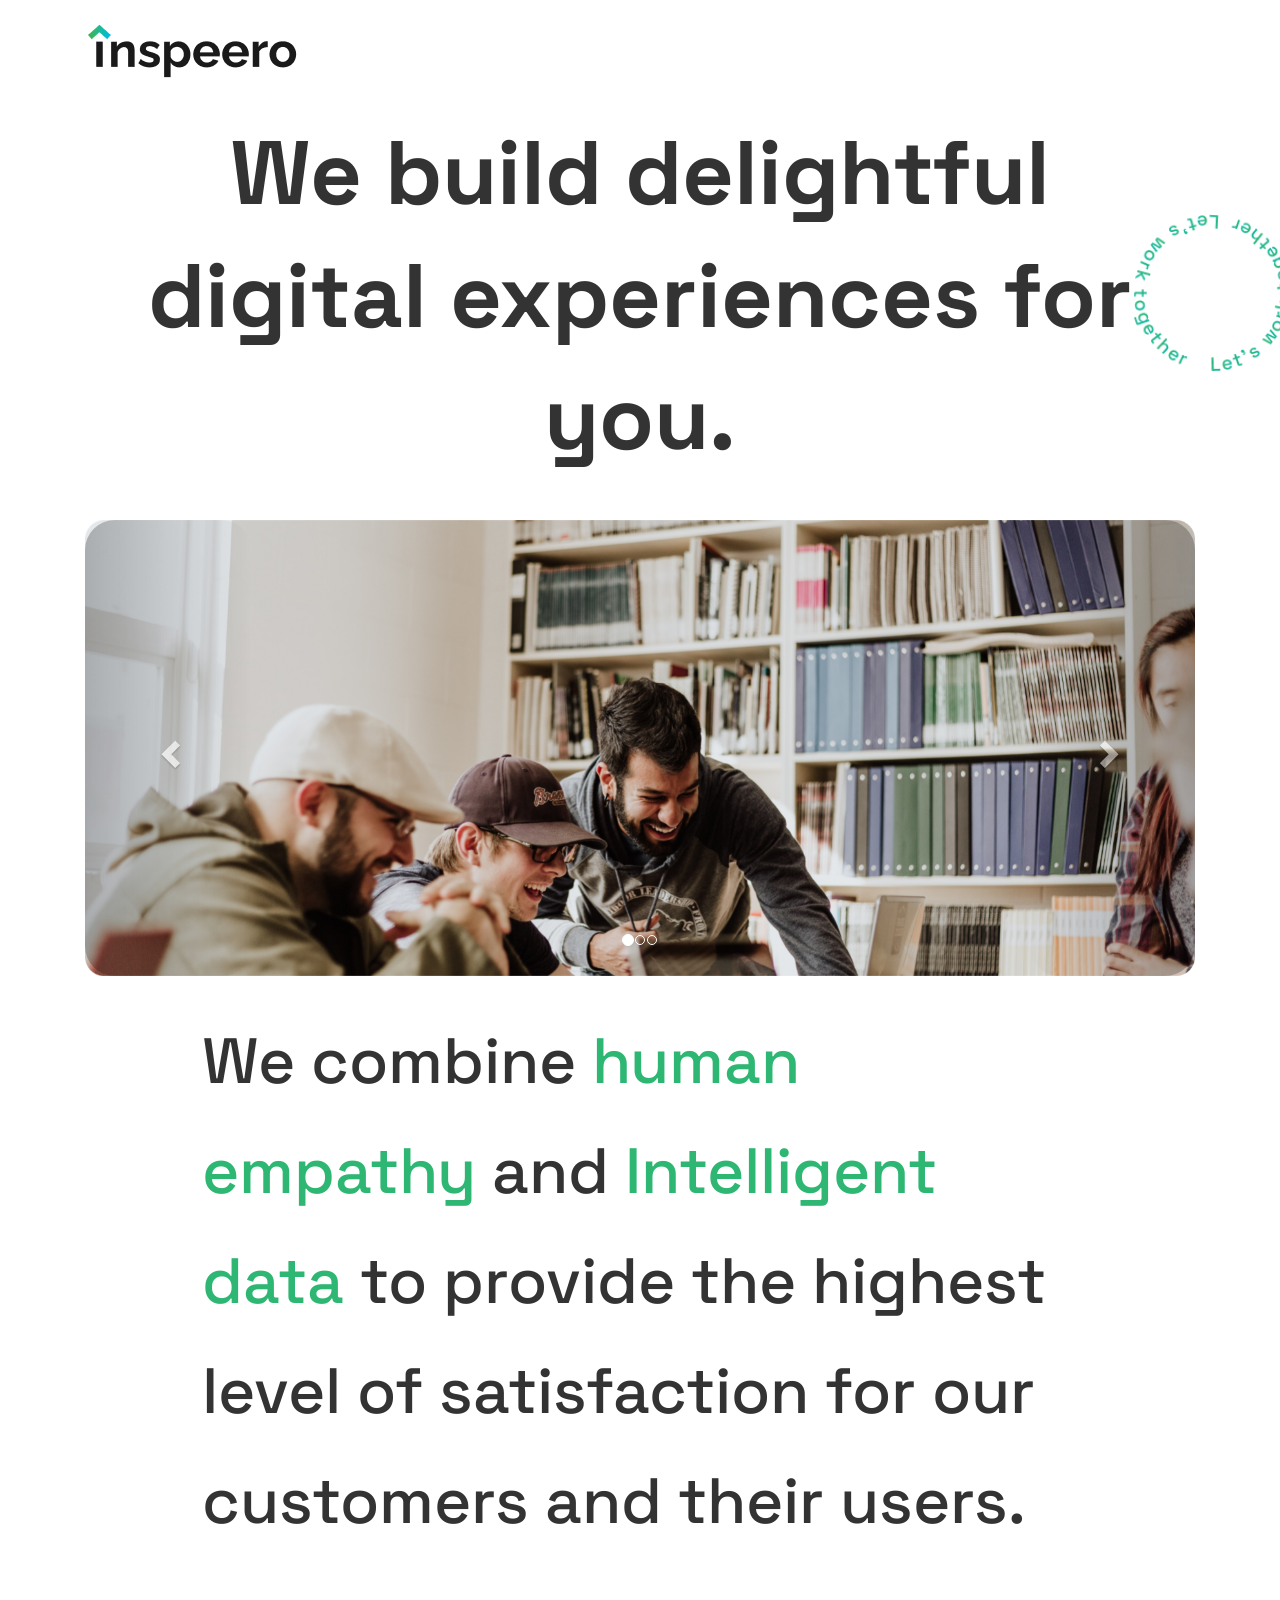
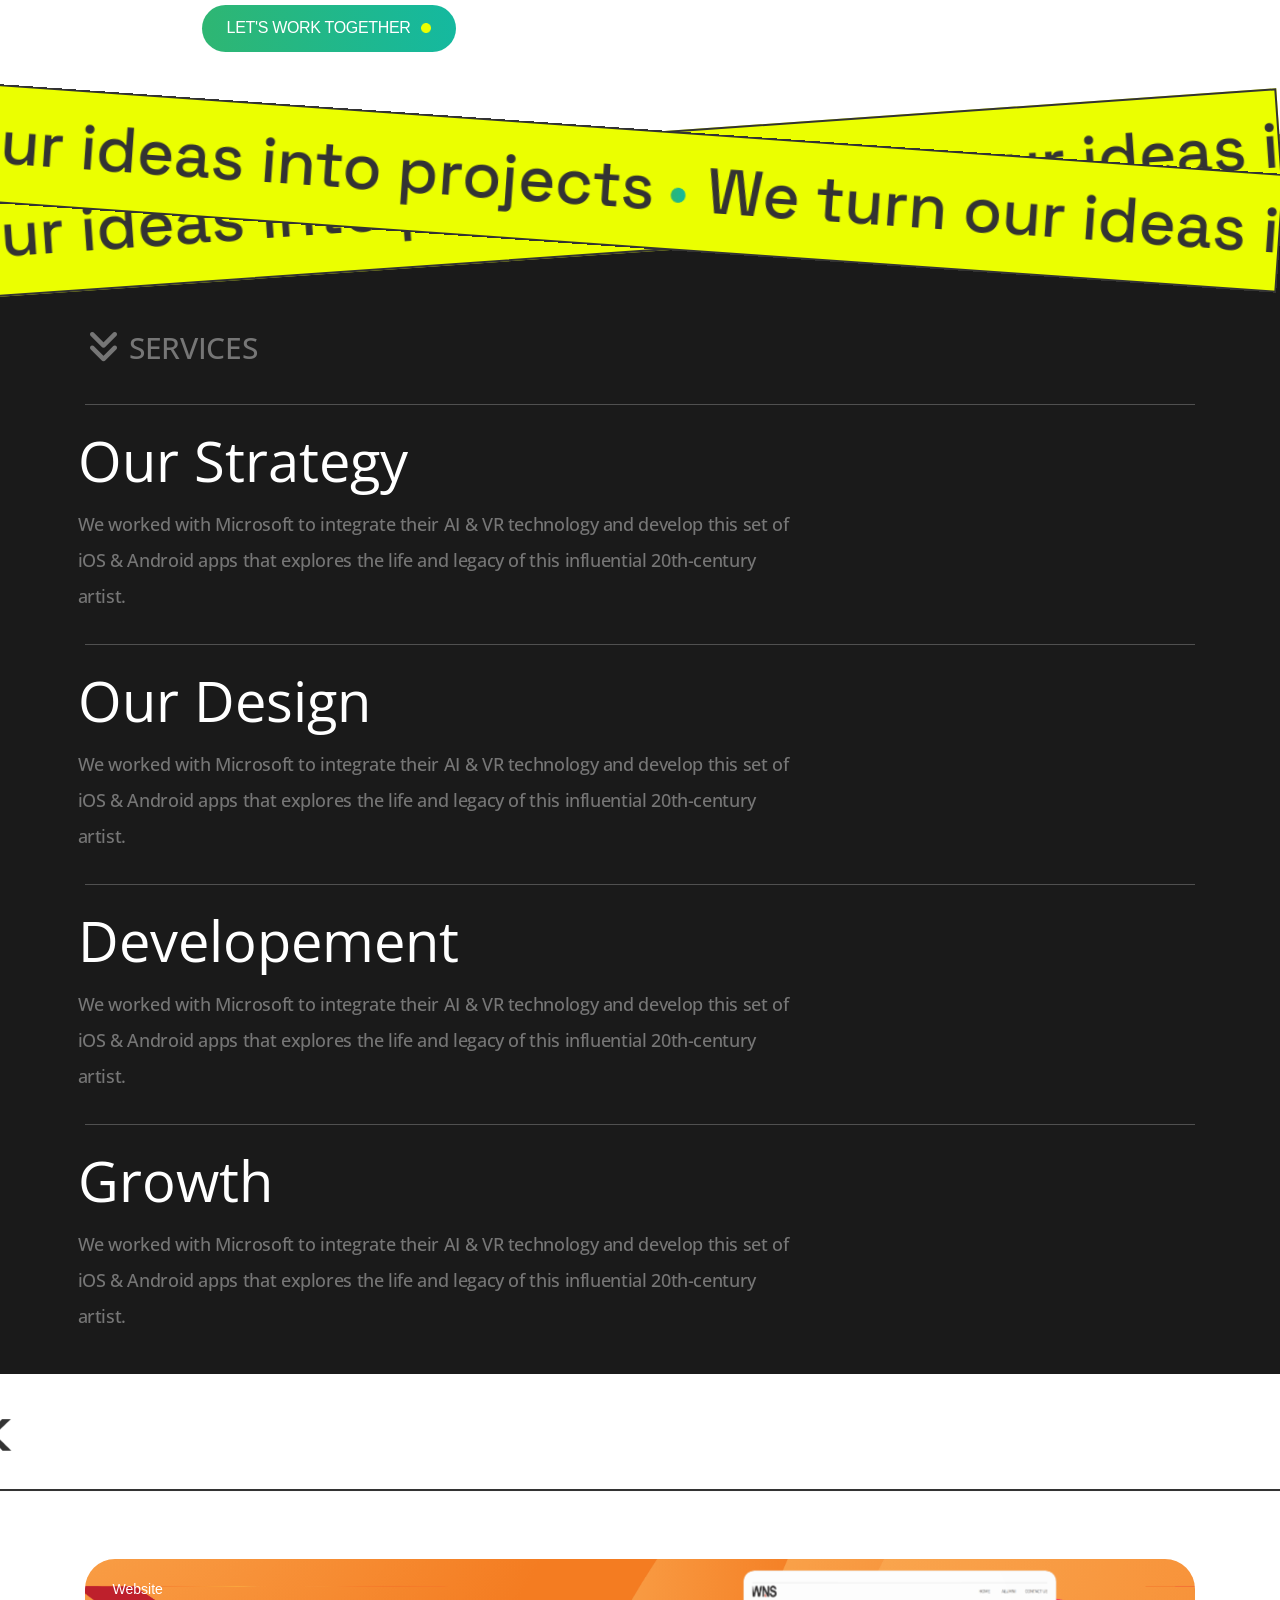
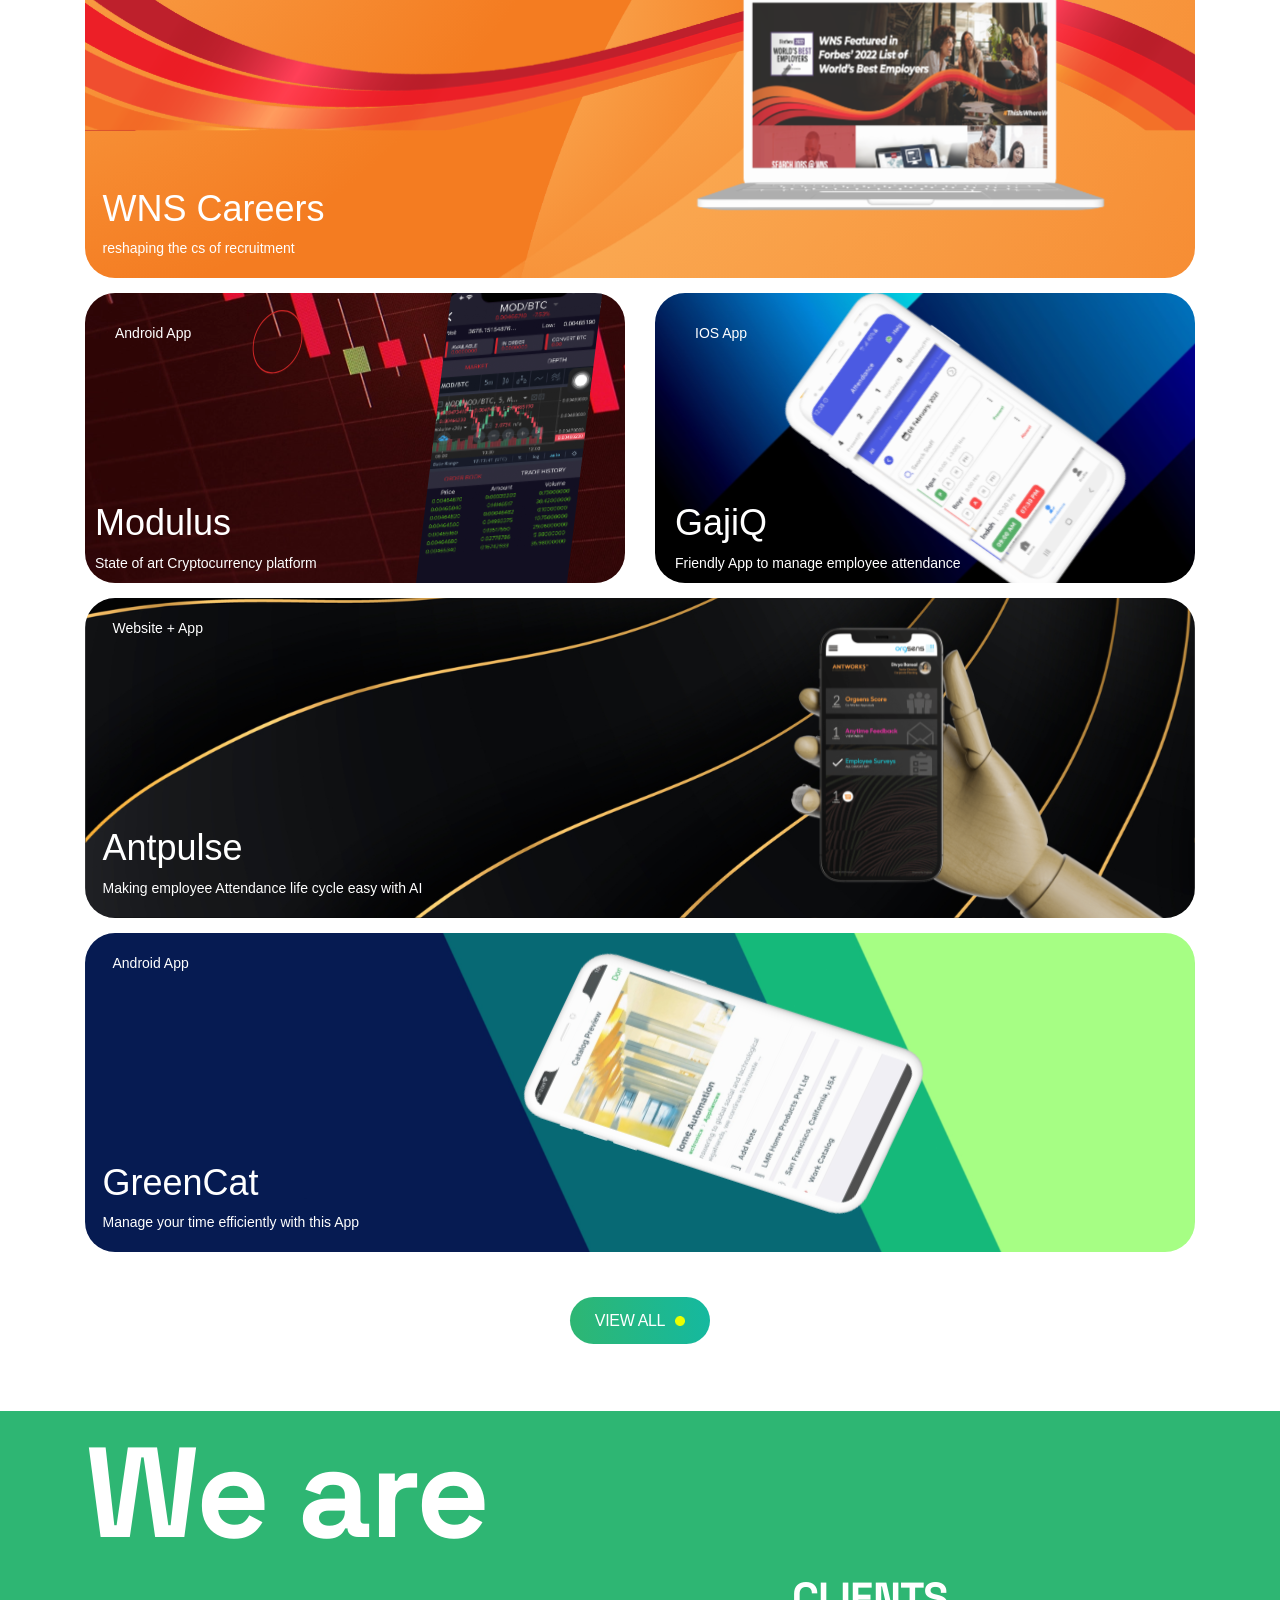
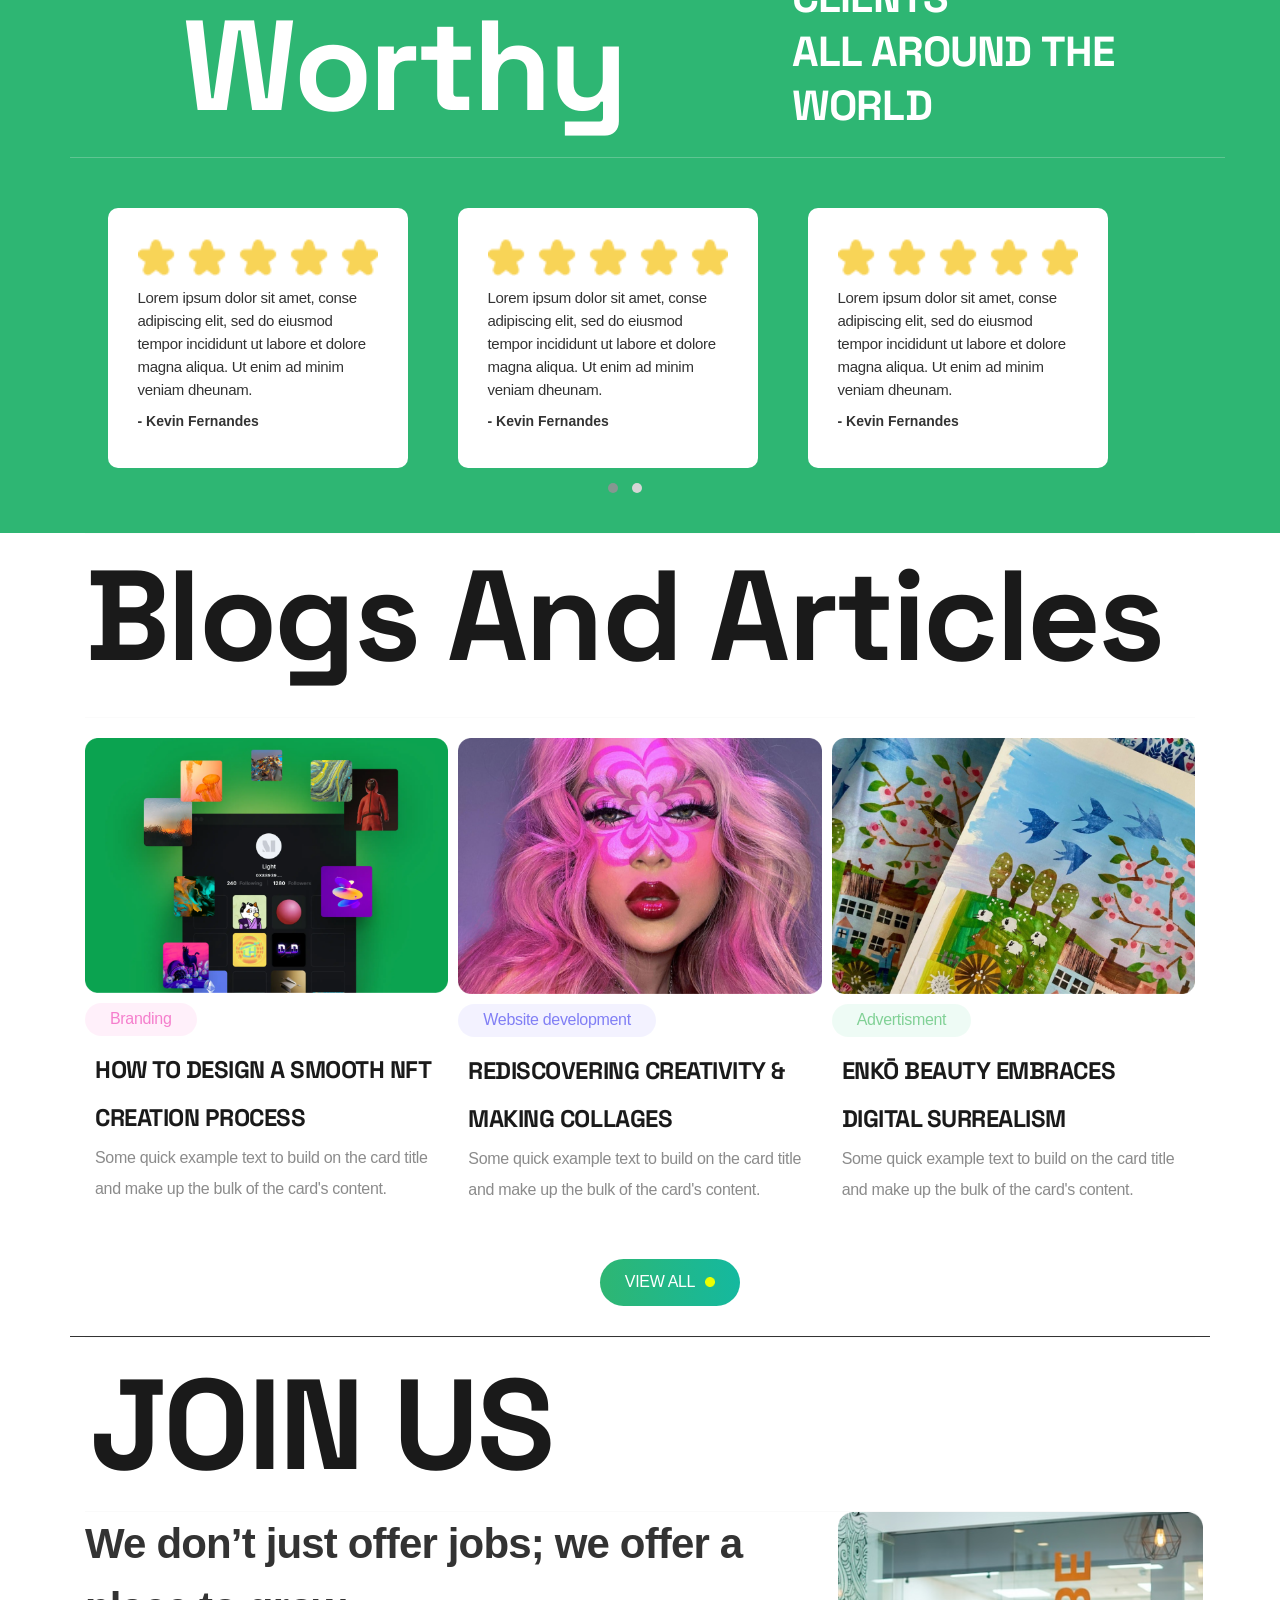
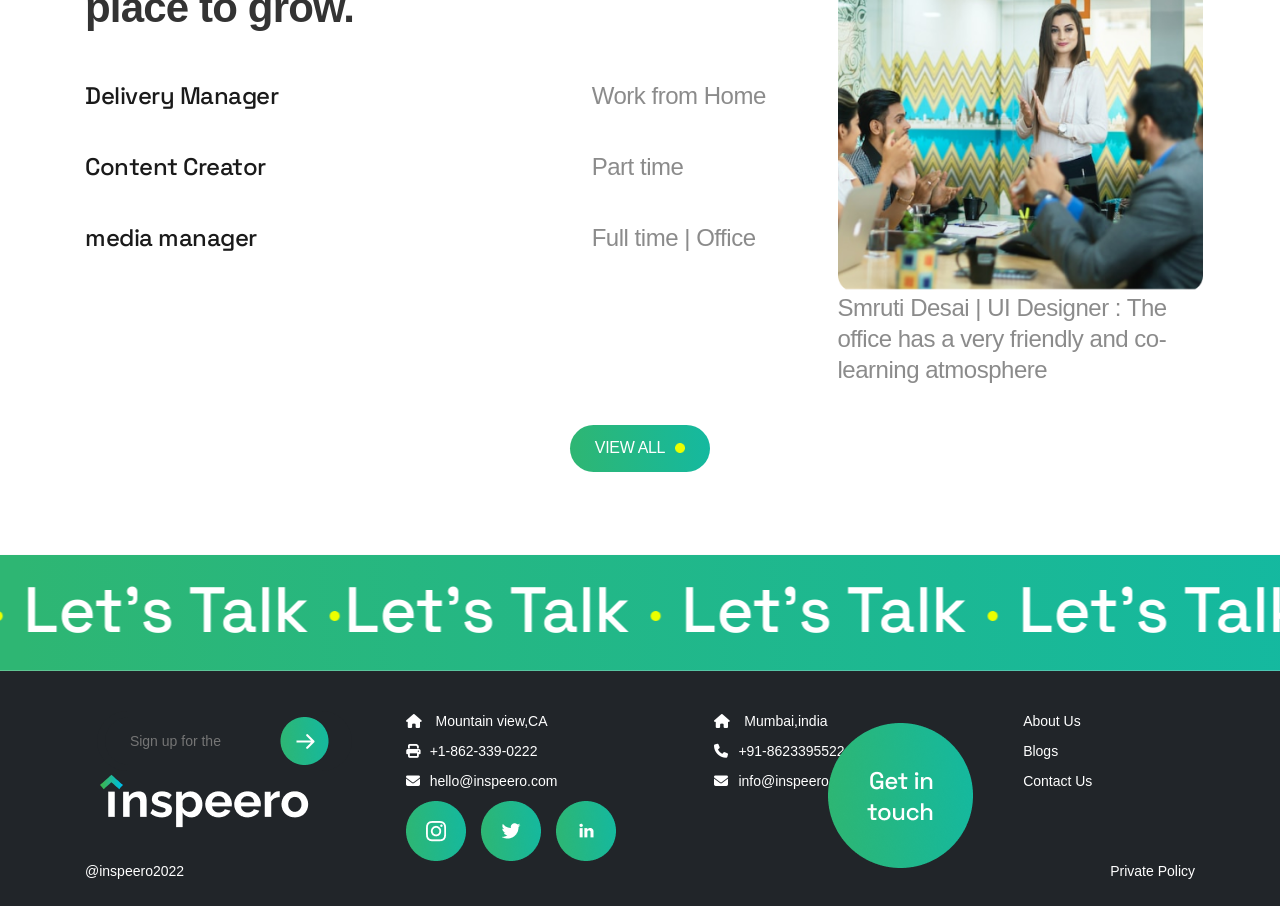
<file: index.html>
<!DOCTYPE html>
<html lang="en">
  <head>
    <meta charset="utf-8" />
    <meta name="viewport" content="width=device-width, initial-scale=1" />
    <title>Bootstrap demo -1</title>

    <link rel="stylesheet" href="style.css" />
    <link
      href="https://cdn.jsdelivr.net/npm/bootstrap@5.3.0-alpha1/dist/css/bootstrap.min.css"
      rel="stylesheet"
      integrity="sha384-GLhlTQ8iRABdZLl6O3oVMWSktQOp6b7In1Zl3/Jr59b6EGGoI1aFkw7cmDA6j6gD"
      crossorigin="anonymous"
      />
    <link rel="stylesheet"
      href="OwlCarousel2-2.3.4/dist/assets/owl.carousel.min.css" />

    <link rel="preconnect" href="https://fonts.googleapis.com" />
    <link rel="preconnect" href="https://fonts.gstatic.com" crossorigin />
    <link
      href="https://fonts.googleapis.com/css2?family=Open+Sans:wght@600&display=swap"
      rel="stylesheet"
      />
    <link rel="preconnect" href="https://fonts.googleapis.com" />
    <link rel="preconnect" href="https://fonts.gstatic.com" crossorigin />
    <link
      href="https://fonts.googleapis.com/css2?family=Open+Sans:wght@600&family=Space+Grotesk:wght@700&display=swap"
      rel="stylesheet"
      />
    <link rel="preconnect" href="https://fonts.googleapis.com" />
    <link rel="preconnect" href="https://fonts.gstatic.com" crossorigin />
    <link
      href="https://fonts.googleapis.com/css2?family=Open+Sans:wght@600&family=Space+Grotesk:wght@500;700&display=swap"
      rel="stylesheet"
      />
    <link rel="stylesheet"
      href="OwlCarousel2-2.3.4/dist/assets/owl.theme.default.min.css">
    <link rel="stylesheet"
      href="https://cdnjs.cloudflare.com/ajax/libs/font-awesome/6.3.0/css/all.min.css"
      integrity="sha512-SzlrxWUlpfuzQ+pcUCosxcglQRNAq/DZjVsC0lE40xsADsfeQoEypE+enwcOiGjk/bSuGGKHEyjSoQ1zVisanQ=="
      crossorigin="anonymous"
      referrerpolicy="no-referrer"/>

    <link
      rel="stylesheet"
      href="https://cdnjs.cloudflare.com/ajax/libs/animate.css/4.1.1/animate.min.css"
      />
    <script
      src="https://ajax.googleapis.com/ajax/libs/jquery/3.6.3/jquery.min.js"></script>
    <script
      src="https://cdn.jsdelivr.net/npm/bootstrap@5.3.0-alpha1/dist/js/bootstrap.bundle.min.js"
      integrity="sha384-w76AqPfDkMBDXo30jS1Sgez6pr3x5MlQ1ZAGC+nuZB+EYdgRZgiwxhTBTkF7CXvN"
      crossorigin="anonymous"></script>
      <link rel="stylesheet" href="https://maxcdn.bootstrapcdn.com/bootstrap/3.4.1/css/bootstrap.min.css">
  <script src="https://ajax.googleapis.com/ajax/libs/jquery/3.6.3/jquery.min.js"></script>
  <script src="https://maxcdn.bootstrapcdn.com/bootstrap/3.4.1/js/bootstrap.min.js"></script>
  </head>
  <body>

    <nav class="navbar navbar-expand-lg nf">
      <section class="container pb-5 hn">
        <a class="navbar-brand " href="#"><img src="INSPEERO_LOGO_WHITE 1.png"
            alt=""/></a>
        <!-- <a href="#" class="navbar-brand">
              <p>Home</p>
            </a>
            <a href="#" class="navbar-brand">
              <p>Work</p>
            </a>
            <a href="#" class="navbar-brand">
              <p>services</p>
            </a>
            <a href="#" class="navbar-brand">
              <p>contact us</p>
            </a>
            <a href="#" class="navbar-brand">
              <div class="pt-1 text-center btn-css btn2
              position-absolute cbtnp"><p>view all <img src="dot.png"
                  class="ps-1"
                  style="height: 6px;" alt=""></p></div>

            </a> -->
        <button
          class="navbar-toggler"
          type="button"
          data-bs-toggle="collapse"
          data-bs-target="#navbarSupportedContent"
          aria-controls="navbarSupportedContent"
          aria-expanded="false"
          aria-label="Toggle navigation">
          <span class="navbar-toggler-icon"></span>
        </button>

      </nav>

      <section class="container">
        <div class="text-md-center f1 pb-5">
          <p>We build delightful digital experiences for you.</p>
        </div>

        <!-- <div class="text-center pb-5"> -->
        <!-- class="w-100" style="min-height: 364px;" -->
        <div id="myCarousel" class="carousel slide mb-5" data-ride="carousel">
          <!-- Indicators -->
          <ol class="carousel-indicators">
            <li data-target="#myCarousel" data-slide-to="0" class="active"></li>
            <li data-target="#myCarousel" data-slide-to="1"></li>
            <li data-target="#myCarousel" data-slide-to="2"></li>
          </ol>
      
          <!-- Wrapper for slides -->
          <div class="carousel-inner">
            <div class="item active">
              <img src="img1.png" alt="Los Angeles" style="width:100%;">
            </div>
      
            <div class="item">
              <img src="c1.png" alt="Chicago" style="width:100%;">
            </div>
          
            <div class="item">
              <img src="img1.png" alt="New york" style="width:100%;">
            </div>
          </div>
      
          <!-- Left and right controls -->
          <a class="left carousel-control" style="border-radius: 30px;" href="#myCarousel" data-slide="prev">
            <span class="glyphicon glyphicon-chevron-left"></span>
            <span class="sr-only">Previous</span>
          </a>
          <a class="right carousel-control" style="border-radius: 30px;" href="#myCarousel" data-slide="next">
            <span class="glyphicon glyphicon-chevron-right"></span>
            <span class="sr-only">Next</span>
          </a>
        </div>
        <!-- </div> -->
      </section>

      <section class="container pb-5 position-relative psection">
        <div class="position-absolute rtag">
          <img src="Group.png" alt="" style="height: 157px;
            width: 157px;" class="rotate">
        </div>
        <div class="s2">
          <p class="s2p">
            We combine
            <span class="color-text-green">human empathy</span> and
            <span class="color-text-green">Intelligent data</span> to provide
            the
            highest level of satisfaction for our customers and their users.
          </p><div class="align-items-center btn-css btn1 d-flex
          justify-content-center" style="margin-top: 49px;">
          LET'S WORK TOGETHER
          <img src="dot.png" class="ps-3" style="height:10px;" alt="">
        </div>
        </div>

      
      </section>

      <section class="container-fluid p-0 panel1" data-color="white" style="overflow-x: clip; margin-bottom: -38px;">
        <hr class="m-0">

        <div class="m1" style="">
          <marquee behavior="scroll" scrollamount="30" direction="right"> <p
              class="s2p
              text-center m-0 pe-3"><img src="search.png" class="pe-2"
                style="height: 15px;" alt="">
              We turn our ideas into projects <img src="search.png" class="pe-2"
                style="height: 15px;" alt="">
              We turn our ideas into projects <img src="search.png" class="pe-2"
                style="height: 15px;" alt=""> We turn our ideas into projects
            </p>
          </marquee>
        </div>
        <div class="m2" style="">
          <marquee behavior="scroll" scrollamount="30" direction="right"> <p
              class="s2p
              text-center m-0 pe-3"><img src="search.png" class="pe-2"
                style="height: 15px;" alt="">
              We turn our ideas into projects <img src="search.png" class="pe-2"
                style="height: 15px;" alt="">
              We turn our ideas into projects <img src="search.png" class="pe-2"
                style="height: 15px;" alt=""> We turn our ideas into projects
            </p>
          </marquee>
        </div>

      </section>


      <section class="container-fluid panel1 mt-5" data-color="black" style="" >
        <div class="container pb-5 " style="padding-top: 50px;">
          <div class="row bf2 mt-5">
            <div class="col-12">

              <p style="font-size: 30px;"><i class="fa fa-angle-double-down p-3" style="font-size:36px; color:white;"></i></i>SERVICES</p>
            </div>
          </div>
          <hr class="d-none d-md-block" style="color: white;">
          <div class="row bf1 ">
            <div class="col-12">
              <!-- <p>Digital Content Creation & SEO</p> -->
              <p>Our Strategy</p>

              <p class="bf2">We worked with Microsoft to integrate their AI & VR
                technology and
                develop this set of iOS & Android apps that explores the life
                and
                legacy of this
                influential 20th-century artist.</p>
            </div>

          </div>
          <hr style="color: white;">

          <div class="row bf1 " >
            <div class="col-12">
              <!-- <p>Video Production & Photography</p> -->
              <p>Our Design</p>
              <p class="bf2"> We worked with Microsoft to integrate their AI &
                VR
                technology and
                develop this set of iOS & Android apps that explores the life
                and
                legacy of this
                influential 20th-century artist.</p>
            </div>
          </div>
          <hr style="color: white;">

          <div class="row bf1 ">
            <div class="col-12">
              <!-- <p>Integrated Marketing Solutions</p> -->
              <p>Developement</p>
              <p class="bf2">We worked with Microsoft to integrate their AI & VR
                technology and
                develop this set of iOS & Android apps that explores the life
                and
                legacy of this
                influential 20th-century artist.</p>
            </div>
          </div>
          <hr style="color: white;">

          <div class="row bf1 ">
            <div class="col-12">
              <!-- <p>Technology & Design</p> -->
              <p>Growth</p>
              <p class="bf2">We worked with Microsoft to integrate their AI & VR
                technology and
                develop this set of iOS & Android apps that explores the life
                and
                legacy of this
                influential 20th-century artist.
              </p>
            </div>
          </div>
        </div>
      </section>

      <section class="container-fluid p-0 psection">

        <div style="border-bottom: 2px solid;">
          <marquee behavior="scroll" scrollamount="30" direction="right"><p
              class="s2p
              text-center m-0 "><img src="dot.png" class="pe-2" style="height:
                10px;" alt="">
              Our Work <img src="dot.png" class="pe-2 ps-2" style="height:
                10px;"
                alt="">
              Our Work <img src="dot.png" class="pe-2 ps-2" style="height:
                10px;"
                alt="">Our Work
              <img src="dot.png" class="pe-2 ps-2" style="height: 10px;" alt="">
              Our Work <img src="dot.png" class="pe-2 ps-2" style="height:
                10px;"
                alt="">
              Our Work <img src="dot.png" class="pe-2 ps-2" style="height:
                10px;"
                alt="">
              Our Work </p></marquee>
        </div>

        <hr class="m-0">
      </section>

      <section class="container psection">

        <div class="m-0 my-4  row ">
          <div class="bimage1 ">
            <div class="col-12 p-md-3">
              <div class="p-3">
                <p>Website</p>
              </div>
              <div style="height: 150px;"></div>
              <div>
                <h1>WNS Careers</h1>
                <p>reshaping the cs of recruitment</p>
              </div>
            </div>
          </div>
        </div>


        <div class=" justify-content-between my-0 my-md-4 row "
          >
          <div class="col-md-6 col-12 col-lg-6 col-xl-6 position-relative
           pb-3 pb-md-0
            "
            style="border-radius: 30px;">
            <div class="bimage2">
              <div class="col-12 pe-3 p-0" style="color: #ffff;">
                <p class="p-3 p-md-5">Android App</p>
                <div class="ps-3" style="padding-top: 100px; color:
                  #ffff;">
                  <!-- <div class="d-block d-md-none" style="height: 120px;"></div> -->
                  <h1>Modulus</h1>
                  <p>State of art Cryptocurrency platform</p>
                </div>
              </div>

            </div>
          </div>
          <div class="col-md-6 col-12 col-lg-6 col-xl-6 position-relative
          "
            style=" border-radius: 30px;">
            <div class="bimage3 ios_app_banner">
              <div class="ps-3" style="color: #ffff;">
                <p class="p-5">IOS App</p>
                <div class="ps-3" style="padding-top: 100px; color:
                  #ffff;">
                  <h1>GajiQ</h1>
                  <p>Friendly App to manage employee attendance</p>
                </div>

              </div>
            </div>
          </div>
        </div>

        <!-- <div class=" my-4 m-0 row d-block d-md-none ">
          <div class=" col-12 p-0 
            "
            style=" height: 400px; border-radius: 3 0px;">
            <div class="bimage3 ios_app_banner">
              <div class="ps-3" style="color: #ffff; ">
                <p class="p-5">IOS App</p>
                <div class="ps-3" style="padding-top: 100px; color:
                  #ffff;">
                  <h1>GajiQ</h1>
                  <p>Friendly App to manage employee attendance</p>
                </div>

              </div>
            </div>
          </div>
        </div> -->

        <div class="row m-0 my-4  ">
          <div class="bimage4">
            <div class="col-12 p-md-3">
              <div class="p-3">
                <p>Website + App</p>
              </div>
              <div style="height: 150px;"></div>
              <div>
                <h1>Antpulse</h1>
                <p>Making employee Attendance life cycle easy with AI
                </div>
              </div>
            </div>
          </div>
        </div>

        <div class="row m-0 my-4 position-relative">
          <div class="bimage5">
            <div class="col-12 p-md-3">
              <div class="p-3">
                <p>Android App</p>
              </div>
              <div style="height: 150px;"></div>
              <div>
                <h1>GreenCat</h1>
                <p>Manage your time efficiently with this App
                </div>
              </div>
            </div>
          </div>
        </div>

        <div class="row">
          <div class="align-items-center col-12 d-flex justify-content-center mb-4 mt-5">
            <div class=" align-items-center btn-css d-flex
              justify-content-center">VIEW ALL
              <img src="dot.png"

                style="height: 10px;" class="ps-3" alt=""></div>
          </div>
        </div>
      </section>
      <section class="container-fluid "
        style="background-color:
        rgba(46, 182, 115,
        1);">
        <div class="container">
          <div class="row">
            <div class="col-12 col-md-6">
              <div class="s3 text-start">
                <p>We are </p>
                <p class="text-end"> Worthy</p>
              </div>
            </div>
            <div class="col-12 col-md-6 ">
              <div class="d-flex flex-column justify-content-center s4 clients">
                <p class="m-0">
                  CLIENTS
                </p>
                <p class="m-0">ALL AROUND THE WORLD</p>
              </div>
            </div>
            <hr style="color: white;">
          </div>
        </div>

        <div class="container">
          <div class="row p-5 owl-carousel owl-theme">
            <div class="col-4">
              <div class="box p-5">
                <img src="star.png" class="pb-3" alt="">
                <p class="cf1">Lorem ipsum dolor sit amet, conse adipiscing
                  elit,
                  sed do eiusmod tempor incididunt ut labore et dolore magna
                  aliqua.
                  Ut enim ad minim veniam dheunam.</p>
                <b>- Kevin Fernandes</b>
              </div>
            </div>
            <div class="col-4">
              <div class="box p-5">
                <img src="star.png" class="pb-3" alt="">
                <p class="cf1">Lorem ipsum dolor sit amet, conse adipiscing
                  elit,
                  sed do eiusmod tempor incididunt ut labore et dolore magna
                  aliqua.
                  Ut enim ad minim veniam dheunam.</p>
                <b>- Kevin Fernandes</b>
              </div>
            </div>
            <div class="col-4">
              <div class="box p-5">
                <img src="star.png" class="pb-3" alt="">
                <p class="cf1">Lorem ipsum dolor sit amet, conse adipiscing
                  elit,
                  sed do eiusmod tempor incididunt ut labore et dolore magna
                  aliqua.
                  Ut enim ad minim veniam dheunam.</p>
                <b>- Kevin Fernandes</b></div>
            </div>
            <div class="col-4">
              <div class="box p-5">
                <img src="star.png" class="pb-3" alt="">
                <p class="cf1">Lorem ipsum dolor sit amet, conse adipiscing
                  elit,
                  sed do eiusmod tempor incididunt ut labore et dolore magna
                  aliqua.
                  Ut enim ad minim veniam dheunam.</p>
                <b>- Kevin Fernandes</b>
              </div>
            </div>

          </div>

        </section>

        <section class="container">
          <!-- <div class="container blog"> -->
          <hr class="m-0" style="color: black">
          <p class="blog text-capitalize">Blogs and articles<p>
              <!-- </div> -->
              <hr class="">
              <div class=" d-flex justify-content-evenly flex-column
                flex-md-row">
                <div class="card me-3 border-0 pb-4 pb-md-4" style="width:
                  100%;">
                  <img src="Rectangle 5.png" class="card-img-top"
                    alt="...">
                  <div class="align-items-center btn-css2 d-flex
                    justify-content-center mt-3 pink"> <p class="m-0">Branding</p>
                  </div>

                  <div class="card-body">

                    <span class="ch">How to design a smooth NFT
                      creation process</span>
                    <p class="card-text cd">Some quick example text to
                      build
                      on the card title and make up the bulk of the
                      card's
                      content.</p>
                  </div>
                </div>
                <div class="card me-3 border-0 pb-4 pb-md-0" style="width:
                  100%;">
                  <img src="Rectangle 5 (2).png" class="card-img-top"
                    alt="...">
                  <div class="align-items-center purple btn-css2 d-flex
                    justify-content-center mt-3
                    "> <p class="m-0">Website development</p>
                  </div>
                  <div class="card-body">
                    <span class="ch">rediscovering creativity & making
                      collages</span>
                    <p class="card-text cd">Some quick example text to
                      build
                      on the card title and make up the bulk of the
                      card's
                      content.</p>
                  </div>
                </div>
                <div class="card border-0 pb-4 pb-md-0" style="width: 100%;">
                  <img src="Rectangle 5 (1).png" class="card-img-top"
                    alt="...">
                  <div class="green align-items-center btn-css2 d-flex
                    justify-content-center mt-3">
                    <p class="m-0">Advertisment</p>
                  </div>
                  <div class="card-body">
                    <span class="ch">EnKō Beauty embraces digital
                      surrealism</span>
                    <p class="card-text cd">Some quick example text to
                      build
                      on the card title and make up the bulk of the
                      card's
                      content.</p>
                  </div>
                </div>
              </div>

              <div class="row">
          <div class="align-items-center col-12 d-flex justify-content-center m-md-5 mb-5">
            <div class=" align-items-center btn-css d-flex
              justify-content-center ">VIEW ALL
              <img src="dot.png"

                style="height: 10px;" class="ps-3" alt=""></div>
          </div>
        </div>
            </section>

            <section class="container position-relative penel1" data-color="black" style="border-top: 1px solid;">
              <hr class="m-0 bg-dark">
              <p class="blog m-2">Join US</p>
              <hr class="m-0 bg-dark">
              <div class="row">
                <div class="col-md-8 col-12">
                  <p class="j1 pb-5">We don’t just offer jobs; we
                    offer a
                    place to grow.</p>
                  <div class=" text-center d-md-none d-block pb-5 pb-md-0">
                    <img src="joinus.png" style="height: 346px;" alt="">
                  </div>
                  <div class="row position-relative">
                    <div class="col-6 col-md-4 j2">
                      <p class="pb-5 ">Delivery Manager</p>
                      <p class="pb-5">Content Creator</p>
                      <p class="pb-5">media manager</p>
                    </div>
                    <div class="col-md-4 d-md-block d-none j2">

                    </div>

                    <div class="col-6 col-md-4 j3">
                      <p class="pb-5">Work from Home</p>
                      <p class="pb-5">Part time</p>
                      <p class="pb-5">Full time | Office</p>
                    </div>
                  </div>
                </div>
                <div class="col-4 d-none d-md-block "
                  style="left: 780px;
                  top: 29px;">
                  <img src="joinus.png" class="img-fluid" alt="">
                  <p class="j3">Smruti Desai | UI Designer : The
                    office has
                    a
                    very friendly and co-learning atmosphere </p>
                </div>


              </div>
              <div class="row  psection">
                <div class="col-12 align-items-center d-flex p-5 abj">
                  <div class=" align-items-center btn-css d-flex justify-content-center mx-auto">VIEW ALL
                    <img src="dot.png"
      
                      style="height: 10px;" class="ps-3" alt=""></div>
                </div>
              </div>

           </section>
          <section class="contrainer-fluid">
            <hr class="m-0">
            <div style="background: linear-gradient(86.05deg, #2EB673 1.78%,
              #13B9A2 105.44%);">
              <marquee behavior="scroll" scrollamount="30" direction="right"> <p
                  class="s2p
                  text-center m-0 text-white"><img src="dot.png" class="pe-2"
                    style="height: 10px;" alt="">
                  Let’s Talk <img src="dot.png" class="pe-2 ps-2"
                    style="height:
                    10px;" alt="">
                  Let’s Talk <img src="dot.png" class="pe-2 ps-2"
                    style="height:
                    10px;" alt="">Let’s Talk
                  <img src="dot.png" class="pe-2 ps-2" style="height: 10px;"
                    alt="">
                  Let’s Talk <img src="dot.png" class="pe-2 ps-2"
                    style="height:
                    10px;" alt="">
                  Let’s Talk <img src="dot.png" class="pe-2 ps-2"
                    style="height:
                    10px;" alt="">
                  Let’s Talk </p></marquee>
              <hr class="m-0">
          </section>
            <footer class="container-fluid bg-dark text-white">
              <div class="container pt-5 pb-4">
                <div class="row position-relative">

                  <div class="col-md-3 col-lg-3 col-xl-3 mx-auto
                    mt-3">
                    <div class="search1 search2
                      justify-content-between
                      bg-dark">
                      <input style="border-radius: 30px ;padding: 0px 25px;
                        background: #FFFFFF;
                        color: #ffff;cursor: pointer;" type="text" class="
                        bg-dark border-0
                        text-white
                        " placeholder="Sign up for the
                        newsletter"
                        name="email">
                      <span class="" style="transform: translateX(-50px);"><img
                          src="search1.png" alt="right-arrow"></span>
                    </div>
                    <div class="d-md-block d-none" ><img src="INSPEERO_LOGO_WHITE 2.png" alt=""></div>
                  </div>
                  <div class="col-md-3 col-lg-3 col-xl-3 mx-auto
                    mt-3">
                    <p><i class="fas fa-home me-3"></i> Mountain
                      view,CA</p>
                    <p> <i class="fas fa-print me-3"></i>+1-862-339-0222</a></p>
                  <p><i class="fas fa-envelope me-3"></i>hello@inspeero.com</p>
                  <div class="d-md-block d-none"> <img src="ITL.png" alt=""></div>
                </div>
                <hr class="d-block d-md-none">

                <div class="col-md-3 col-lg-3 col-xl-3 mx-auto mt-3">
                  <div class="">
                    <p><i class="fas fa-home me-3"></i> Mumbai,india</p>
                    <p><i class="fas fa-phone me-3"></i>+91-8623395522</p>
                    <p><i class="fas fa-envelope me-3"></i>info@inspeero.com</p>
                  </div>

                  <div class="position-absolute GIT">
                    <img src="GIT.png" alt="">
                  </div>
                </div>
                <hr class="d-block d-md-none">

                <div class="col-md-2 col-lg-2 col-xl-3 mx-auto mt-3">
                  <p> <a href="#" class="text-white"
                      style="text-decoration:
                      none;">About Us</a></p>
                  <p><a href="#" class="text-white"
                      style="text-decoration:
                      none;">Blogs</a></p>
                  <p><a href="#" class="text-white"
                      style="text-decoration:
                      none;">Contact Us</a></p>
                </div>
                <div class="d-block d-md-none"> <img src="ITL.png" alt=""></div>
                <div class="d-block d-md-none" ><img src="INSPEERO_LOGO_WHITE 2.png" alt=""></div>
              </div>
             

              <div class="row align-items-center">
                <div class="col-md-7 col-lg-8 text-start">
                  <p> <a href="#" class="text-white"
                      style="text-decoration:
                      none;">@inspeero2022</a></p>
                </div>
                <div class="col-md-5 col-lg-4 text-end">
                  <p><a href="#" class="text-white"
                      style="text-decoration:
                      none;">Private Policy </a></p>
                </div>

              </div>
            </footer>

            <script
              src="https://cdnjs.cloudflare.com/ajax/libs/OwlCarousel2/2.3.4/owl.carousel.min.js"></script>
            <script src="script.js"></script>
          </body>
        </html>
</file>
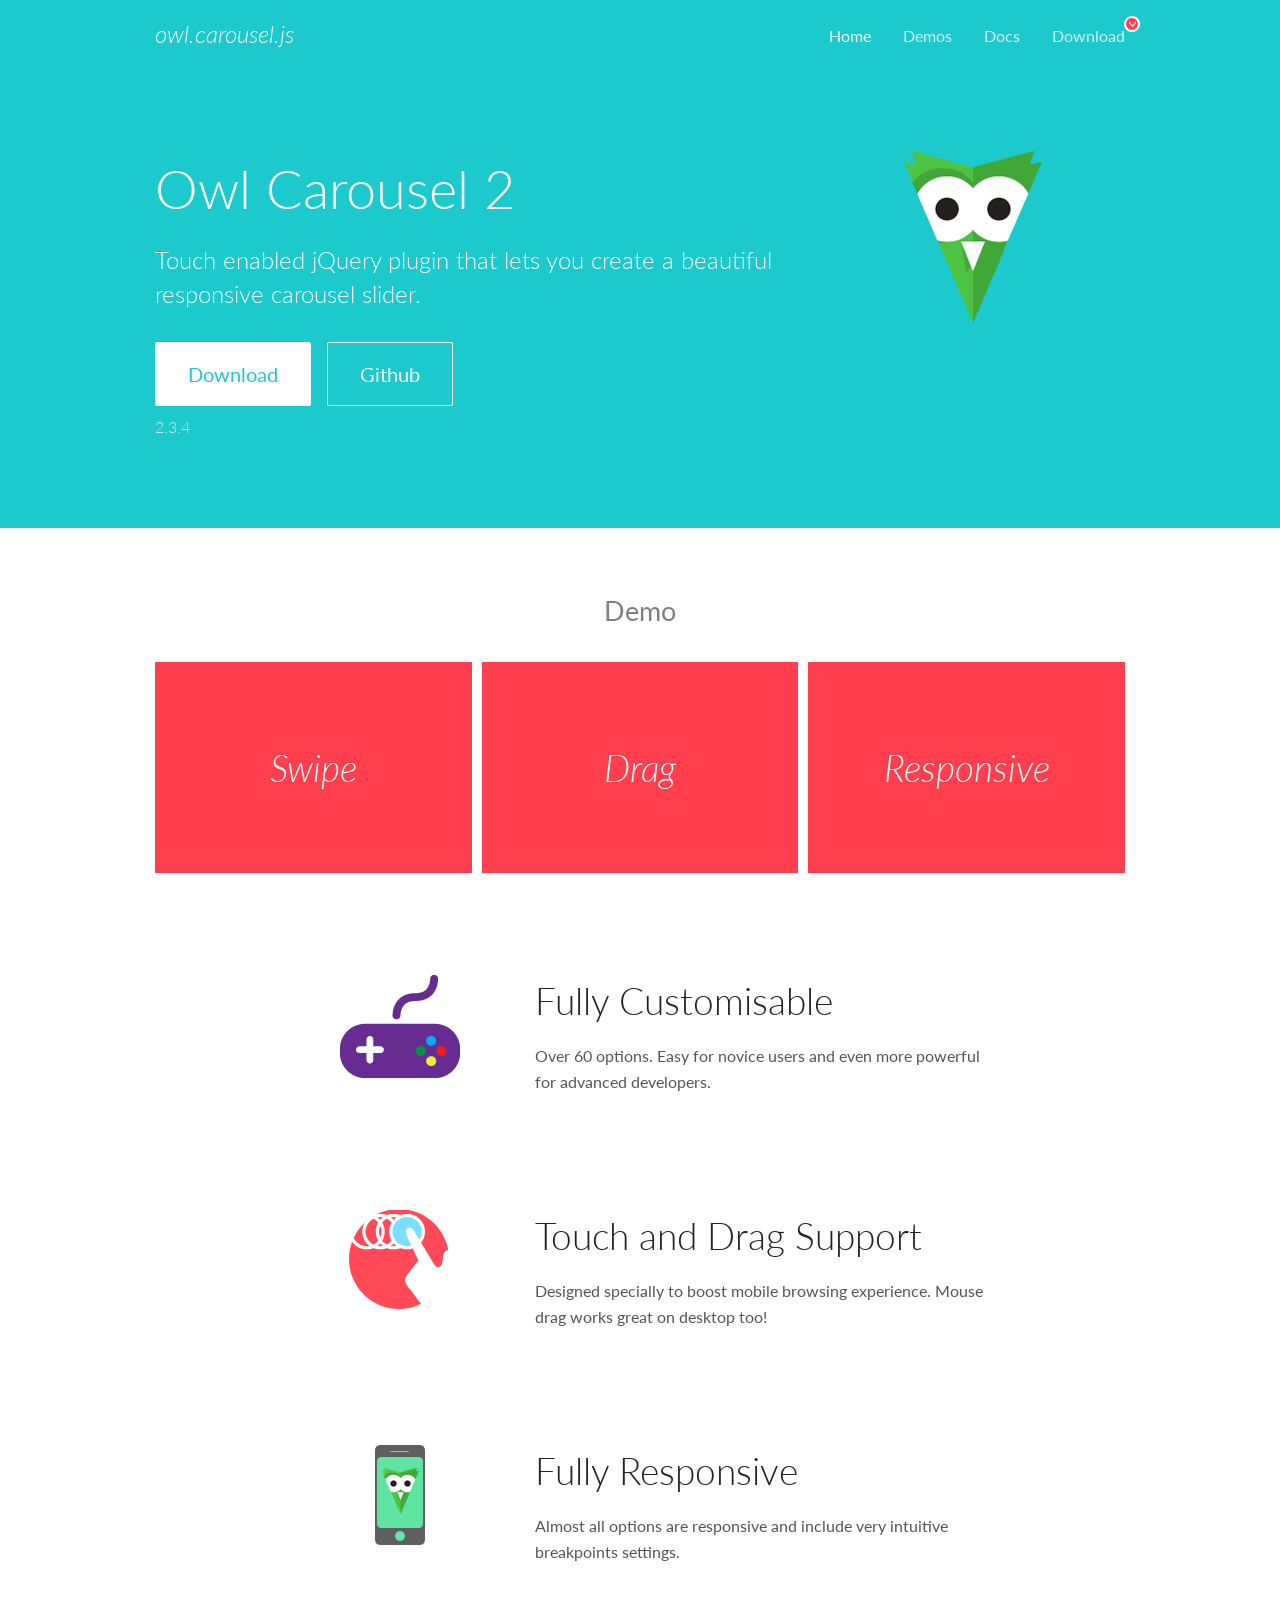
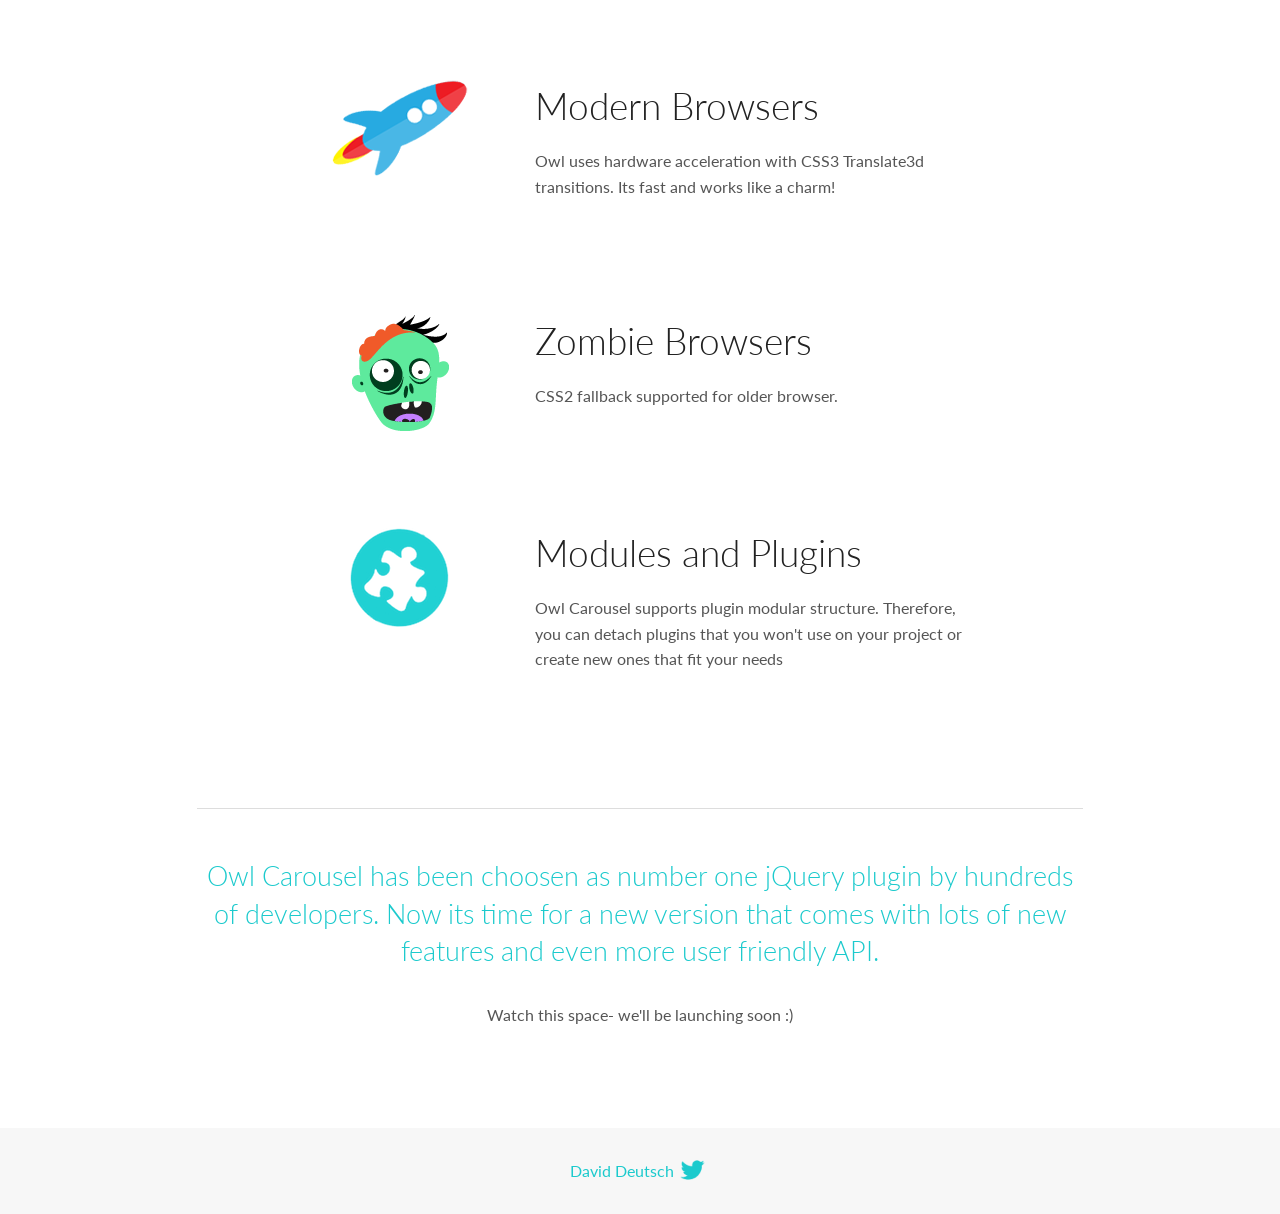
<file: OwlCarousel2-2.3.4/docs/index.html>
<!DOCTYPE html>
<html lang="en">
  <head>

    <!-- head -->
    <meta charset="utf-8">
    <meta name="msapplication-tap-highlight" content="no" />
    <meta name="viewport" content="width=device-width, initial-scale=1.0" />
    <meta name="description" content="Touch enabled jQuery plugin that lets you create beautiful responsive carousel slider.">
    <meta name="author" content="David Deutsch">
    <title>
      Home | Owl Carousel | 2.3.4
    </title>

    <!-- Stylesheets -->
    <link href='https://fonts.googleapis.com/css?family=Lato:300,400,700,400italic,300italic' rel='stylesheet' type='text/css'>
    <link rel="stylesheet" href="assets/css/docs.theme.min.css">

    <!-- Owl Stylesheets -->
    <link rel="stylesheet" href="assets/owlcarousel/assets/owl.carousel.min.css">
    <link rel="stylesheet" href="assets/owlcarousel/assets/owl.theme.default.min.css">

    <!-- HTML5 shim and Respond.js IE8 support of HTML5 elements and media queries -->

    <!--[if lt IE 9]>
      <script src="https://oss.maxcdn.com/libs/html5shiv/3.7.0/html5shiv.js"></script>
      <script src="https://oss.maxcdn.com/libs/respond.js/1.3.0/respond.min.js"></script>
    <![endif]-->

    <!-- Favicons -->
    <link rel="apple-touch-icon-precomposed" sizes="144x144" href="assets/ico/apple-touch-icon-144-precomposed.png">
    <link rel="shortcut icon" href="assets/ico/favicon.png">
    <link rel="shortcut icon" href="favicon.ico">

    <!-- Yeah i know js should not be in header. Its required for demos.-->

    <!-- javascript -->
    <script src="assets/vendors/jquery.min.js"></script>
    <script src="assets/owlcarousel/owl.carousel.js"></script>
  </head>
  <body>

    <!-- header -->
    <header class="header">
      <div class="row">
        <div class="large-12 columns">
          <div class="brand left">
            <h3>
              <a href="/OwlCarousel2/">owl.carousel.js</a> 
            </h3>
          </div>
          <a id="toggle-nav" class="right">
            <span></span> <span></span> <span></span> 
          </a> 
          <div class="nav-bar">
            <ul class="clearfix">
              <li class="active">
                <a href="/OwlCarousel2/index.html">Home</a> 
              </li>
              <li> <a href="/OwlCarousel2/demos/demos.html">Demos</a>  </li>
              <li> <a href="/OwlCarousel2/docs/started-welcome.html">Docs</a>  </li>
              <li>
                <a href="https://github.com/OwlCarousel2/OwlCarousel2/archive/2.3.4.zip">Download</a> 
                <span class="download"></span> 
              </li>
            </ul>
          </div>
        </div>
      </div>
    </header>

    <!-- home panel -->
    <section id="hero">
      <div class="row">
        <div class="large-8 medium-8 columns">
          <h1>Owl Carousel 2</h1>
          <h4>Touch enabled jQuery plugin that lets you create a beautiful responsive carousel slider.</h4>
          <a href="https://github.com/OwlCarousel2/OwlCarousel2/archive/2.3.4.zip" class="hero-button">Download</a> 
          <a href="https://github.com/OwlCarousel2/OwlCarousel2" class="hero-button outline">Github</a> 
          <p>2.3.4</p>
        </div>
        <div class="large-4 medium-4 columns">
          <img class="owl-logo" src="assets/img/owl-logo.png" alt="mr. Owl">
        </div>
      </div>
    </section>

    <!-- body -->
    <div class="home-demo">
      <div class="row">
        <div class="large-12 columns">
          <h3>Demo</h3>
          <div class="owl-carousel">
            <div class="item">
              <h2>Swipe</h2>
            </div>
            <div class="item">
              <h2>Drag</h2>
            </div>
            <div class="item">
              <h2>Responsive</h2>
            </div>
            <div class="item">
              <h2>CSS3</h2>
            </div>
            <div class="item">
              <h2>Fast</h2>
            </div>
            <div class="item">
              <h2>Easy</h2>
            </div>
            <div class="item">
              <h2>Free</h2>
            </div>
            <div class="item">
              <h2>Upgradable</h2>
            </div>
            <div class="item">
              <h2>Tons of options</h2>
            </div>
            <div class="item">
              <h2>Infinity</h2>
            </div>
            <div class="item">
              <h2>Auto Width</h2>
            </div>
          </div>
        </div>
      </div>
    </div>
    <script>
      var owl = $('.owl-carousel');
      owl.owlCarousel({
        margin: 10,
        loop: true,
        responsive: {
          0: {
            items: 1
          },
          600: {
            items: 2
          },
          1000: {
            items: 3
          }
        }
      })
    </script>

    <!-- features -->
    <div id="features">
      <div class="row">
        <div class="small-12 medium-9 small-centered columns">
          <section class="row feature">
            <div class="medium-4 small-12 columns">
              <img src="assets/img/feature-options.png" alt="">
            </div>
            <div class="medium-8 small-12 columns">
              <h2>Fully Customisable</h2>
              <p>Over 60 options. Easy for novice users and even more powerful for advanced developers.</p>
            </div>
          </section>
          <section class="row feature">
            <div class="medium-4 small-12 columns">
              <img src="assets/img/feature-drag.png" alt="">
            </div>
            <div class="medium-8 small-12 columns">
              <h2>Touch and Drag Support</h2>
              <p>Designed specially to boost mobile browsing experience. Mouse drag works great on desktop too!</p>
            </div>
          </section>
          <section class="row feature">
            <div class="medium-4 small-12 columns">
              <img src="assets/img/feature-responsive.png" alt="">
            </div>
            <div class="medium-8 small-12 columns">
              <h2>Fully Responsive</h2>
              <p>Almost all options are responsive and include very intuitive breakpoints settings.</p>
            </div>
          </section>
          <section class="row feature">
            <div class="medium-4 small-12 columns">
              <img src="assets/img/feature-modern.png" alt="">
            </div>
            <div class="medium-8 small-12 columns">
              <h2>Modern Browsers</h2>
              <p>Owl uses hardware acceleration with CSS3 Translate3d transitions. Its fast and works like a charm! </p>
            </div>
          </section>
          <section class="row feature">
            <div class="medium-4 small-12 columns">
              <img src="assets/img/feature-zombie.png" alt="">
            </div>
            <div class="medium-8 small-12 columns">
              <h2>Zombie Browsers</h2>
              <p>CSS2 fallback supported for older browser.</p>
            </div>
          </section>
          <section class="row feature">
            <div class="medium-4 small-12 columns">
              <img src="assets/img/feature-module.png" alt="">
            </div>
            <div class="medium-8 small-12 columns">
              <h2>Modules and Plugins</h2>
              <p>Owl Carousel supports plugin modular structure. Therefore, you can detach plugins that you won&#x27;t use on your project or create new ones that fit your needs</p>
            </div>
          </section>
        </div>
      </div>
    </div>

    <!-- footer -->
    <section id="teaser-text">
      <div class="row">
        <div class="small-12 medium-11 small-centered columns">
          <hr>
          <h3 id="owl-carousel-has-been-choosen-as-number-one-jquery-plugin-by-hundreds-of-developers-now-its-time-for-a-new-version-that-comes-with-lots-of-new-features-and-even-more-user-friendly-api-">Owl Carousel has been choosen as number one jQuery plugin by hundreds of developers. Now its time for a new version that comes with lots of new features and even more user friendly API.</h3>
          <p>Watch this space- we&#39;ll be launching soon :)</p>
        </div>
      </div>
    </section>

    <!-- footer -->
    <footer class="footer">
      <div class="row">
        <div class="large-12 columns">
          <h5>
            <a href="/OwlCarousel2/docs/support-contact.html">David Deutsch</a> 
            <a id="custom-tweet-button" href="https://twitter.com/share?url=https://github.com/OwlCarousel2/OwlCarousel2&text=Owl Carousel - This is so awesome! " target="_blank"></a> 
          </h5>
        </div>
      </div>
    </footer>

    <!-- vendors -->
    <script src="assets/vendors/highlight.js"></script>
    <script src="assets/js/app.js"></script>
  </body>
</html>
</file>
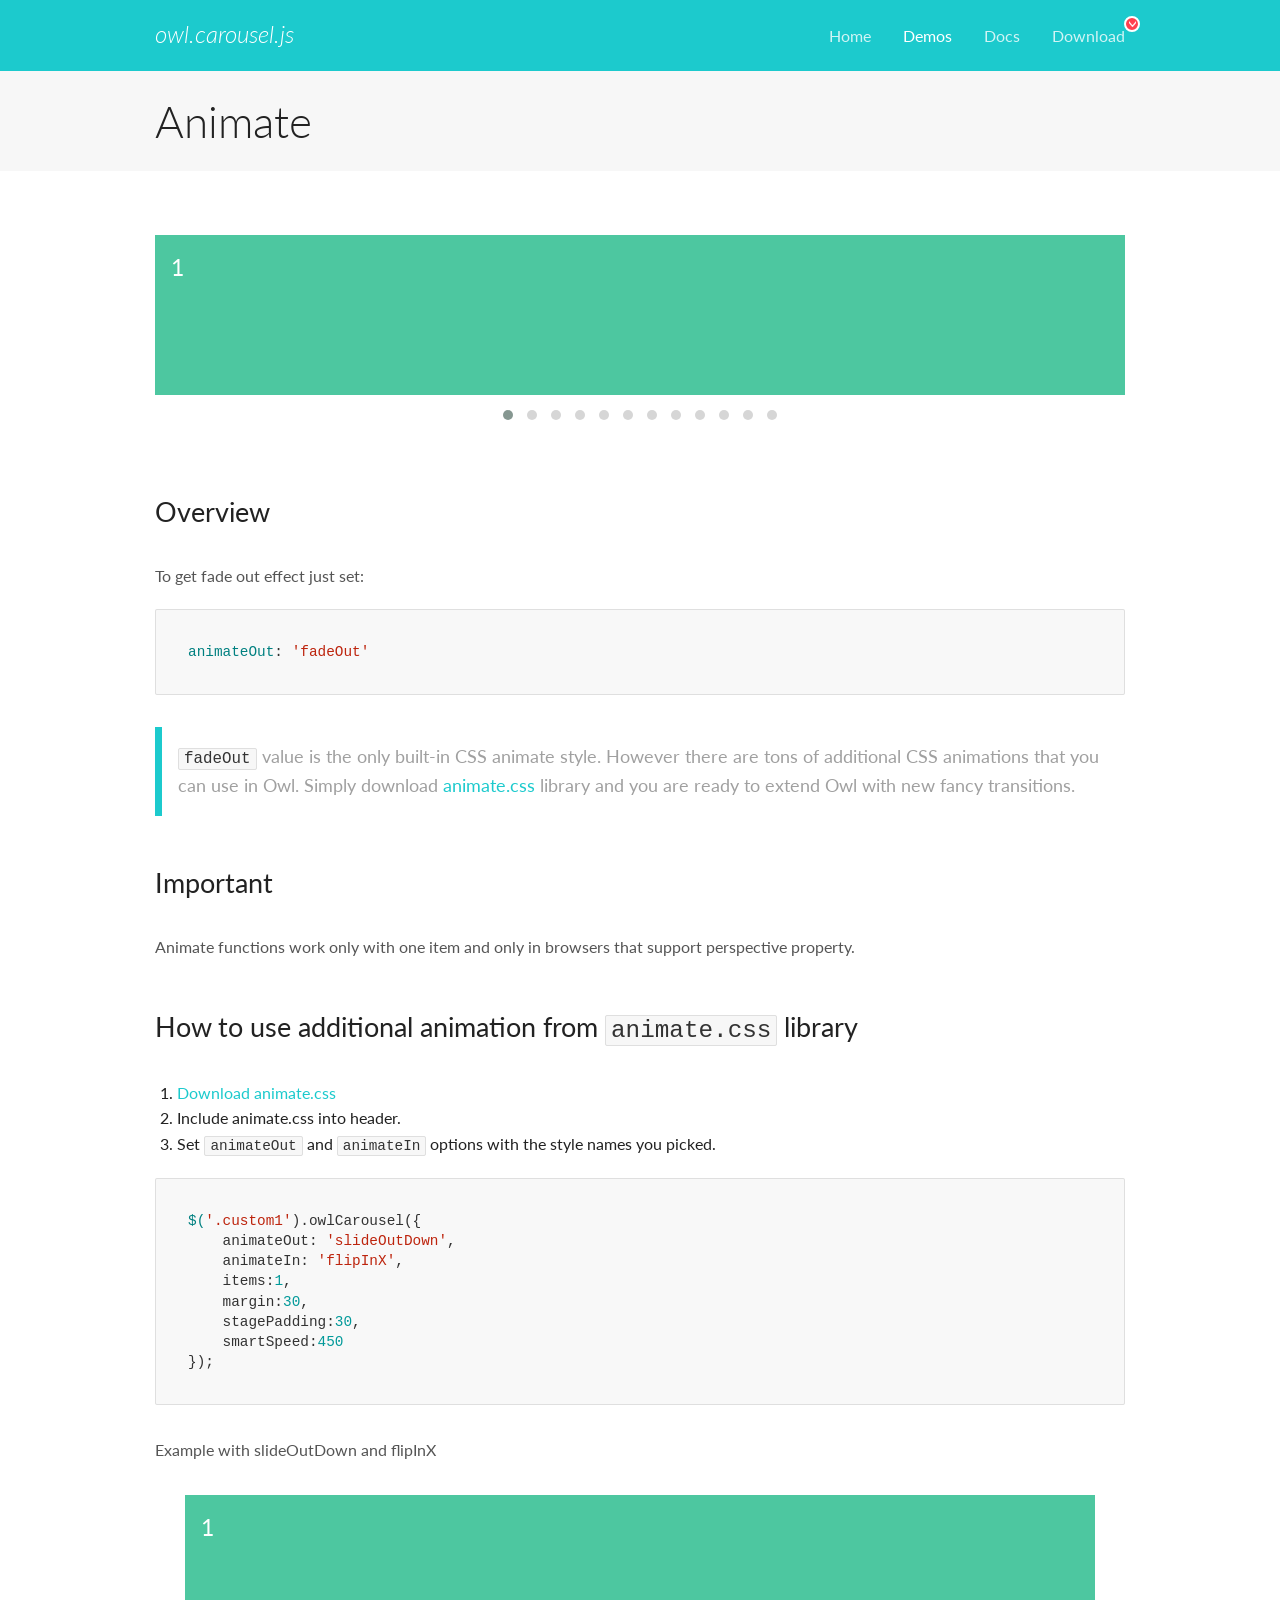
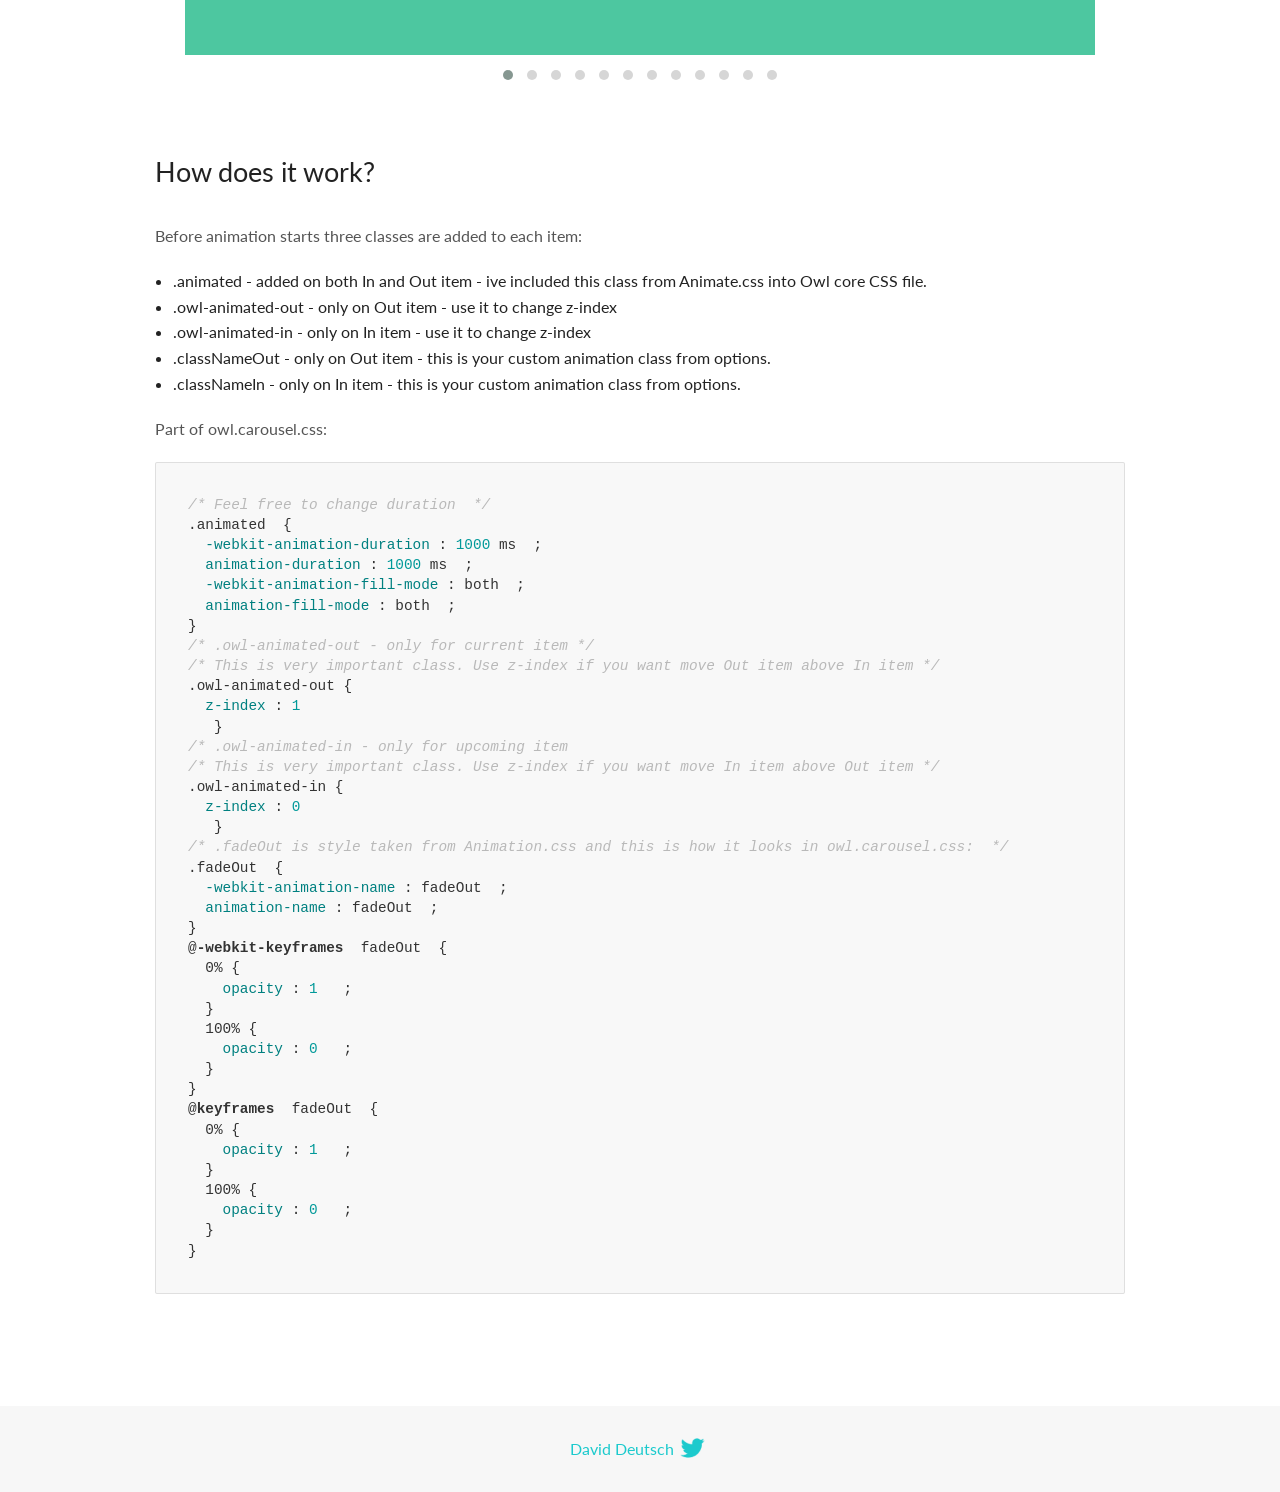
<file: OwlCarousel2-2.3.4/docs/demos/animate.html>
<!DOCTYPE html>
<html lang="en">
  <head>

    <!-- head -->
    <meta charset="utf-8">
    <meta name="msapplication-tap-highlight" content="no" />
    <meta name="viewport" content="width=device-width, initial-scale=1.0" />
    <meta name="description" content="Animate carousel">
    <meta name="author" content="David Deutsch">
    <title>
      Animate Demo | Owl Carousel | 2.3.4
    </title>

    <!-- Stylesheets -->
    <link href='https://fonts.googleapis.com/css?family=Lato:300,400,700,400italic,300italic' rel='stylesheet' type='text/css'>
    <link rel="stylesheet" href="../assets/css/docs.theme.min.css">

    <!-- Owl Stylesheets -->
    <link rel="stylesheet" href="../assets/owlcarousel/assets/owl.carousel.min.css">
    <link rel="stylesheet" href="../assets/owlcarousel/assets/owl.theme.default.min.css">

    <!-- HTML5 shim and Respond.js IE8 support of HTML5 elements and media queries -->

    <!--[if lt IE 9]>
      <script src="https://oss.maxcdn.com/libs/html5shiv/3.7.0/html5shiv.js"></script>
      <script src="https://oss.maxcdn.com/libs/respond.js/1.3.0/respond.min.js"></script>
    <![endif]-->

    <!-- Favicons -->
    <link rel="apple-touch-icon-precomposed" sizes="144x144" href="../assets/ico/apple-touch-icon-144-precomposed.png">
    <link rel="shortcut icon" href="../assets/ico/favicon.png">
    <link rel="shortcut icon" href="favicon.ico">

    <!-- Yeah i know js should not be in header. Its required for demos.-->

    <!-- javascript -->
    <script src="../assets/vendors/jquery.min.js"></script>
    <script src="../assets/owlcarousel/owl.carousel.js"></script>
  </head>
  <body>

    <!-- header -->
    <header class="header">
      <div class="row">
        <div class="large-12 columns">
          <div class="brand left">
            <h3>
              <a href="/OwlCarousel2/">owl.carousel.js</a> 
            </h3>
          </div>
          <a id="toggle-nav" class="right">
            <span></span> <span></span> <span></span> 
          </a> 
          <div class="nav-bar">
            <ul class="clearfix">
              <li> <a href="/OwlCarousel2/index.html">Home</a>  </li>
              <li class="active">
                <a href="/OwlCarousel2/demos/demos.html">Demos</a> 
              </li>
              <li> <a href="/OwlCarousel2/docs/started-welcome.html">Docs</a>  </li>
              <li>
                <a href="https://github.com/OwlCarousel2/OwlCarousel2/archive/2.3.4.zip">Download</a> 
                <span class="download"></span> 
              </li>
            </ul>
          </div>
        </div>
      </div>
    </header>

    <!-- title -->
    <section class="title">
      <div class="row">
        <div class="large-12 columns">
          <h1>Animate</h1>
        </div>
      </div>
    </section>

    <!--  Demos -->
    <section id="demos">
      <div class="row">
        <div class="large-12 columns">
          <div class="fadeOut owl-carousel owl-theme">
            <div class="item">
              <h4>1</h4>
            </div>
            <div class="item">
              <h4>2</h4>
            </div>
            <div class="item">
              <h4>3</h4>
            </div>
            <div class="item">
              <h4>4</h4>
            </div>
            <div class="item">
              <h4>5</h4>
            </div>
            <div class="item">
              <h4>6</h4>
            </div>
            <div class="item">
              <h4>7</h4>
            </div>
            <div class="item">
              <h4>8</h4>
            </div>
            <div class="item">
              <h4>9</h4>
            </div>
            <div class="item">
              <h4>10</h4>
            </div>
            <div class="item">
              <h4>11</h4>
            </div>
            <div class="item">
              <h4>12</h4>
            </div>
          </div>
          <h3 id="overview">Overview</h3>
          <p>To get fade out effect just set:</p>
          <pre><code>animateOut: &#39;fadeOut&#39;</code></pre>
          <blockquote>
            <p><code>fadeOut</code> value is the only built-in CSS animate style. However there are tons of additional CSS animations that you can use in Owl. Simply download
              <a href="https://daneden.github.io/animate.css/">animate.css</a>  library and you are ready to extend Owl with new fancy transitions.</p>
          </blockquote>
          <h3 id="important">Important</h3>
          <p>Animate functions work only with one item and only in browsers that support perspective property.</p>
          <h3 id="how-to-use-additional-animation-from-animate-css-library">How to use additional animation from <code>animate.css</code> library</h3>
          <ol>
            <li> <a href="https://daneden.github.io/animate.css/">Download animate.css</a>  </li>
            <li>Include animate.css into header.</li>
            <li>Set <code>animateOut</code> and <code>animateIn</code> options with the style names you picked.</li>
          </ol>
          <pre><code>$(&#39;.custom1&#39;).owlCarousel({
    animateOut: &#39;slideOutDown&#39;,
    animateIn: &#39;flipInX&#39;,
    items:1,
    margin:30,
    stagePadding:30,
    smartSpeed:450
});</code></pre>
          <p>Example with slideOutDown and flipInX</p>
          <div class="custom1 owl-carousel owl-theme">
            <div class="item">
              <h4>1</h4>
            </div>
            <div class="item">
              <h4>2</h4>
            </div>
            <div class="item">
              <h4>3</h4>
            </div>
            <div class="item">
              <h4>4</h4>
            </div>
            <div class="item">
              <h4>5</h4>
            </div>
            <div class="item">
              <h4>6</h4>
            </div>
            <div class="item">
              <h4>7</h4>
            </div>
            <div class="item">
              <h4>8</h4>
            </div>
            <div class="item">
              <h4>9</h4>
            </div>
            <div class="item">
              <h4>10</h4>
            </div>
            <div class="item">
              <h4>11</h4>
            </div>
            <div class="item">
              <h4>12</h4>
            </div>
          </div>
          <h3 id="how-does-it-work-">How does it work?</h3>
          <p>Before animation starts three classes are added to each item:</p>
          <ul>
            <li>.animated - added on both In and Out item - ive included this class from Animate.css into Owl core CSS file.</li>
            <li>.owl-animated-out - only on Out item - use it to change z-index</li>
            <li>.owl-animated-in - only on In item - use it to change z-index</li>
            <li>.classNameOut - only on Out item - this is your custom animation class from options.</li>
            <li>.classNameIn - only on In item - this is your custom animation class from options.</li>
          </ul>
          <p>Part of owl.carousel.css:</p>
          <pre><code class="language-css"><span class="comment">/* Feel free to change duration  */</span> 
<span class="class">.animated</span>  <span class="rules">{
  <span class="rule"><span class="attribute">-webkit-animation-duration</span> :<span class="value"> <span class="number">1000</span> ms</span> </span> ;
  <span class="rule"><span class="attribute">animation-duration</span> :<span class="value"> <span class="number">1000</span> ms</span> </span> ;
  <span class="rule"><span class="attribute">-webkit-animation-fill-mode</span> :<span class="value"> both</span> </span> ;
  <span class="rule"><span class="attribute">animation-fill-mode</span> :<span class="value"> both</span> </span> ;
<span class="rule">}</span> </span> 
<span class="comment">/* .owl-animated-out - only for current item */</span> 
<span class="comment">/* This is very important class. Use z-index if you want move Out item above In item */</span> 
<span class="class">.owl-animated-out</span> <span class="rules">{
  <span class="rule"><span class="attribute">z-index</span> :<span class="value"> <span class="number">1</span> 
</span> </span> </span> }
<span class="comment">/* .owl-animated-in - only for upcoming item
/* This is very important class. Use z-index if you want move In item above Out item */</span> 
<span class="class">.owl-animated-in</span> <span class="rules">{
  <span class="rule"><span class="attribute">z-index</span> :<span class="value"> <span class="number">0</span> 
</span> </span> </span> }
<span class="comment">/* .fadeOut is style taken from Animation.css and this is how it looks in owl.carousel.css:  */</span> 
<span class="class">.fadeOut</span>  <span class="rules">{
  <span class="rule"><span class="attribute">-webkit-animation-name</span> :<span class="value"> fadeOut</span> </span> ;
  <span class="rule"><span class="attribute">animation-name</span> :<span class="value"> fadeOut</span> </span> ;
<span class="rule">}</span> </span> 
<span class="at_rule">@<span class="keyword">-webkit-keyframes</span>  fadeOut </span> {
  0% <span class="rules">{
    <span class="rule"><span class="attribute">opacity</span> :<span class="value"> <span class="number">1</span> </span> </span> ;
  <span class="rule">}</span> </span> 
  100% <span class="rules">{
    <span class="rule"><span class="attribute">opacity</span> :<span class="value"> <span class="number">0</span> </span> </span> ;
  <span class="rule">}</span> </span> 
}
<span class="at_rule">@<span class="keyword">keyframes</span>  fadeOut </span> {
  0% <span class="rules">{
    <span class="rule"><span class="attribute">opacity</span> :<span class="value"> <span class="number">1</span> </span> </span> ;
  <span class="rule">}</span> </span> 
  100% <span class="rules">{
    <span class="rule"><span class="attribute">opacity</span> :<span class="value"> <span class="number">0</span> </span> </span> ;
  <span class="rule">}</span> </span> 
}</code></pre>
          <link rel="stylesheet" href="../assets/css/animate.css">
          <script>
            jQuery(document).ready(function($) {
              $('.fadeOut').owlCarousel({
                items: 1,
                animateOut: 'fadeOut',
                loop: true,
                margin: 10,
              });
              $('.custom1').owlCarousel({
                animateOut: 'slideOutDown',
                animateIn: 'flipInX',
                items: 1,
                margin: 30,
                stagePadding: 30,
                smartSpeed: 450
              });
            });
          </script>
        </div>
      </div>
    </section>

    <!-- footer -->
    <footer class="footer">
      <div class="row">
        <div class="large-12 columns">
          <h5>
            <a href="/OwlCarousel2/docs/support-contact.html">David Deutsch</a> 
            <a id="custom-tweet-button" href="https://twitter.com/share?url=https://github.com/OwlCarousel2/OwlCarousel2&text=Owl Carousel - This is so awesome! " target="_blank"></a> 
          </h5>
        </div>
      </div>
    </footer>

    <!-- vendors -->
    <script src="../assets/vendors/highlight.js"></script>
    <script src="../assets/js/app.js"></script>
  </body>
</html>
</file>
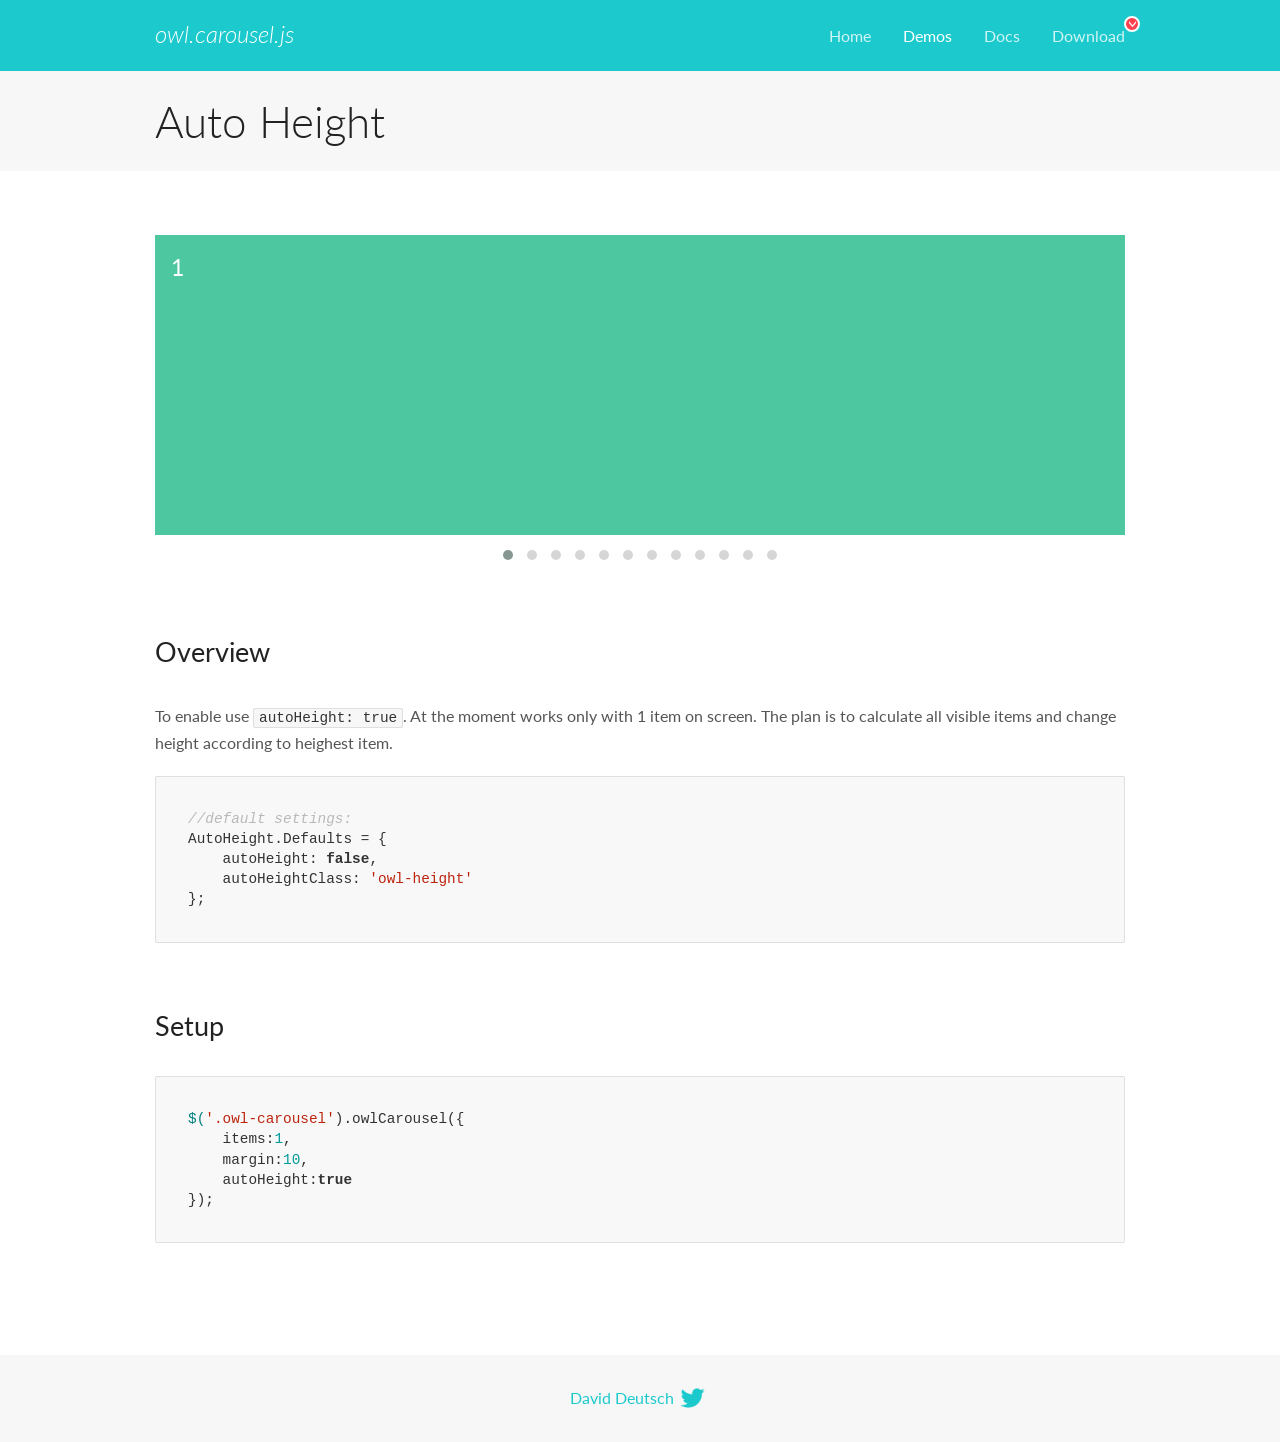
<file: OwlCarousel2-2.3.4/docs/demos/autoheight.html>
<!DOCTYPE html>
<html lang="en">
  <head>

    <!-- head -->
    <meta charset="utf-8">
    <meta name="msapplication-tap-highlight" content="no" />
    <meta name="viewport" content="width=device-width, initial-scale=1.0" />
    <meta name="description" content="autoHeight usage demo">
    <meta name="author" content="David Deutsch">
    <title>
      Auto Height Demo | Owl Carousel | 2.3.4
    </title>

    <!-- Stylesheets -->
    <link href='https://fonts.googleapis.com/css?family=Lato:300,400,700,400italic,300italic' rel='stylesheet' type='text/css'>
    <link rel="stylesheet" href="../assets/css/docs.theme.min.css">

    <!-- Owl Stylesheets -->
    <link rel="stylesheet" href="../assets/owlcarousel/assets/owl.carousel.min.css">
    <link rel="stylesheet" href="../assets/owlcarousel/assets/owl.theme.default.min.css">

    <!-- HTML5 shim and Respond.js IE8 support of HTML5 elements and media queries -->

    <!--[if lt IE 9]>
      <script src="https://oss.maxcdn.com/libs/html5shiv/3.7.0/html5shiv.js"></script>
      <script src="https://oss.maxcdn.com/libs/respond.js/1.3.0/respond.min.js"></script>
    <![endif]-->

    <!-- Favicons -->
    <link rel="apple-touch-icon-precomposed" sizes="144x144" href="../assets/ico/apple-touch-icon-144-precomposed.png">
    <link rel="shortcut icon" href="../assets/ico/favicon.png">
    <link rel="shortcut icon" href="favicon.ico">

    <!-- Yeah i know js should not be in header. Its required for demos.-->

    <!-- javascript -->
    <script src="../assets/vendors/jquery.min.js"></script>
    <script src="../assets/owlcarousel/owl.carousel.js"></script>
  </head>
  <body>

    <!-- header -->
    <header class="header">
      <div class="row">
        <div class="large-12 columns">
          <div class="brand left">
            <h3>
              <a href="/OwlCarousel2/">owl.carousel.js</a> 
            </h3>
          </div>
          <a id="toggle-nav" class="right">
            <span></span> <span></span> <span></span> 
          </a> 
          <div class="nav-bar">
            <ul class="clearfix">
              <li> <a href="/OwlCarousel2/index.html">Home</a>  </li>
              <li class="active">
                <a href="/OwlCarousel2/demos/demos.html">Demos</a> 
              </li>
              <li> <a href="/OwlCarousel2/docs/started-welcome.html">Docs</a>  </li>
              <li>
                <a href="https://github.com/OwlCarousel2/OwlCarousel2/archive/2.3.4.zip">Download</a> 
                <span class="download"></span> 
              </li>
            </ul>
          </div>
        </div>
      </div>
    </header>

    <!-- title -->
    <section class="title">
      <div class="row">
        <div class="large-12 columns">
          <h1>Auto Height</h1>
        </div>
      </div>
    </section>

    <!--  Demos -->
    <section id="demos">
      <div class="row">
        <div class="large-12 columns">
          <div class="owl-carousel owl-theme">
            <div class="item" style="height:300px">
              <h4>1</h4>
            </div>
            <div class="item" style="height:100px">
              <h4>2</h4>
            </div>
            <div class="item" style="height:500px">
              <h4>3</h4>
            </div>
            <div class="item" style="height:250px">
              <h4>4</h4>
            </div>
            <div class="item" style="height:400px">
              <h4>5</h4>
            </div>
            <div class="item" style="height:500px">
              <h4>6</h4>
            </div>
            <div class="item" style="height:600px">
              <h4>7</h4>
            </div>
            <div class="item" style="height:400px">
              <h4>8</h4>
            </div>
            <div class="item" style="height:300px">
              <h4>9</h4>
            </div>
            <div class="item" style="height:350px">
              <h4>10</h4>
            </div>
            <div class="item" style="height:200px">
              <h4>11</h4>
            </div>
            <div class="item" style="height:150px">
              <h4>12</h4>
            </div>
          </div>
          <h3 id="overview">Overview</h3>
          <p>To enable use <code>autoHeight: true</code>. At the moment works only with 1 item on screen. The plan is to calculate all visible items and change height according to heighest item.</p>
          <pre><code>//default settings:
AutoHeight.Defaults = {
    autoHeight: false,
    autoHeightClass: &#39;owl-height&#39;
};</code></pre>
          <h3 id="setup">Setup</h3>
          <pre><code>$(&#39;.owl-carousel&#39;).owlCarousel({
    items:1,
    margin:10,
    autoHeight:true
});</code></pre>
          <script>
            $(document).ready(function() {
              $('.owl-carousel').owlCarousel({
                items: 1,
                margin: 10,
                autoHeight: true
              });
            })
          </script>
        </div>
      </div>
    </section>

    <!-- footer -->
    <footer class="footer">
      <div class="row">
        <div class="large-12 columns">
          <h5>
            <a href="/OwlCarousel2/docs/support-contact.html">David Deutsch</a> 
            <a id="custom-tweet-button" href="https://twitter.com/share?url=https://github.com/OwlCarousel2/OwlCarousel2&text=Owl Carousel - This is so awesome! " target="_blank"></a> 
          </h5>
        </div>
      </div>
    </footer>

    <!-- vendors -->
    <script src="../assets/vendors/highlight.js"></script>
    <script src="../assets/js/app.js"></script>
  </body>
</html>
</file>
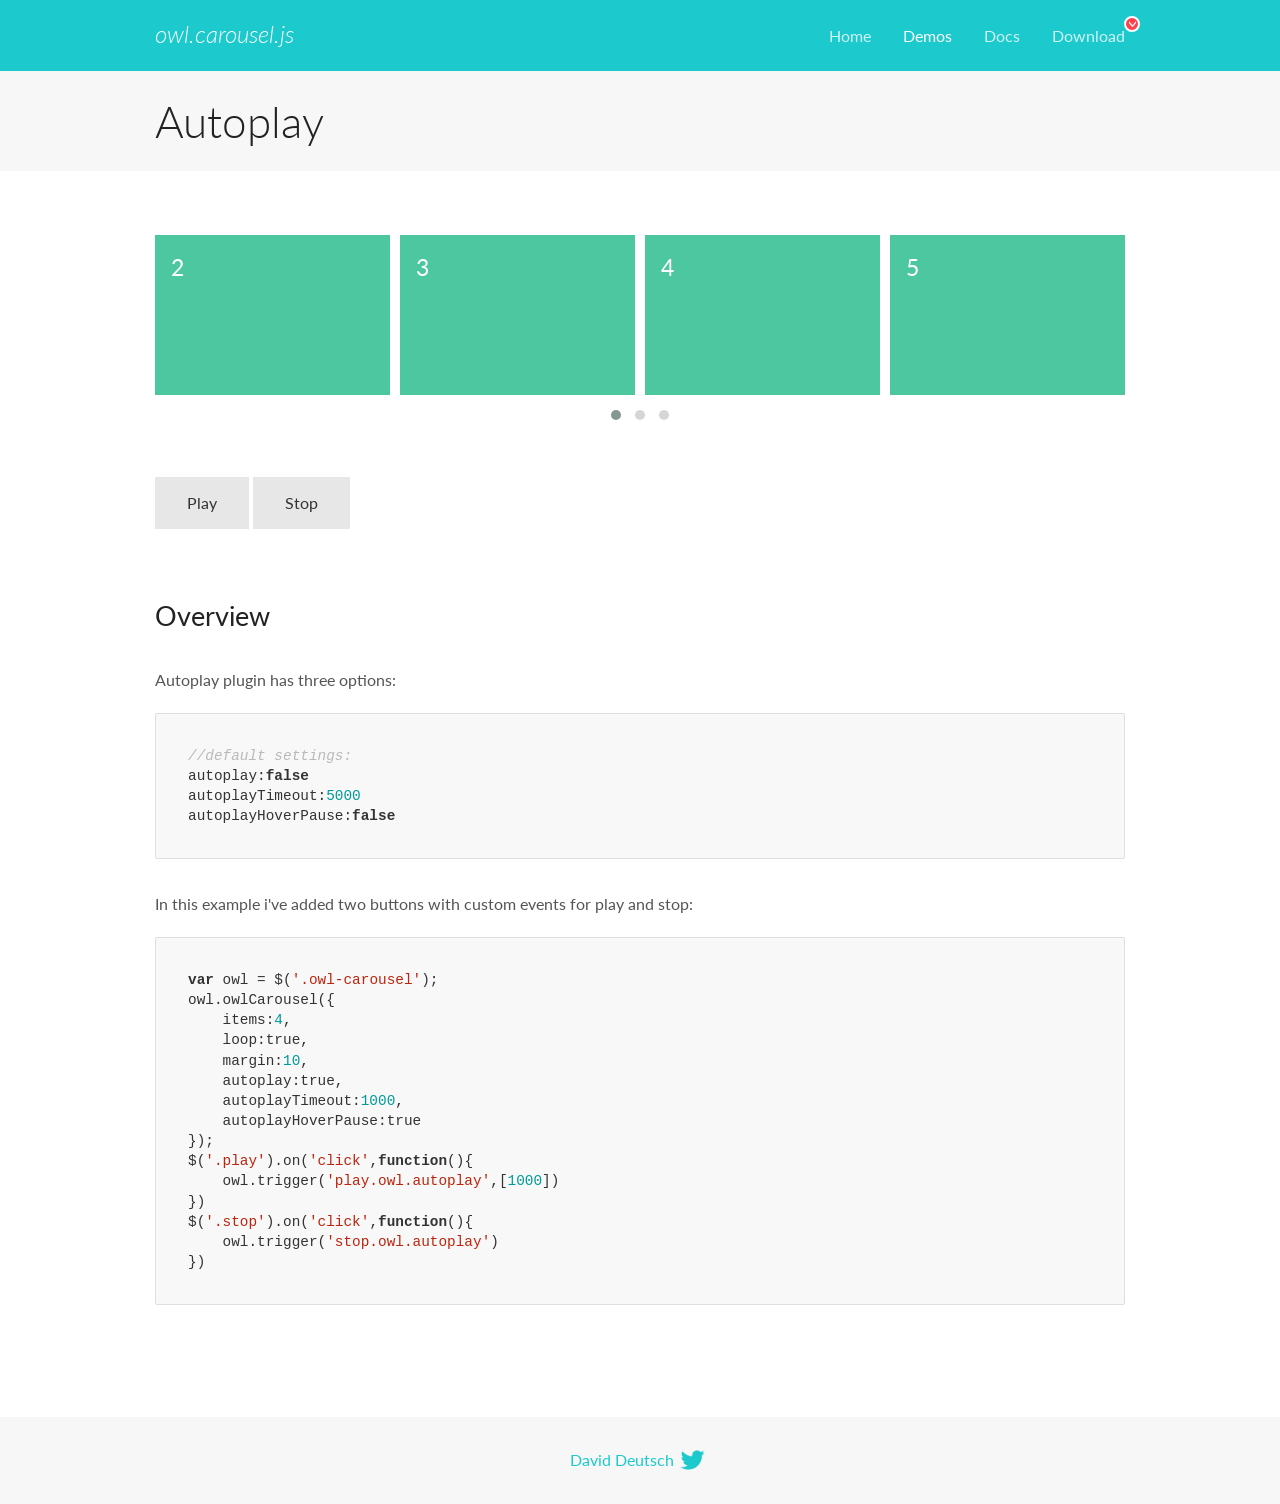
<file: OwlCarousel2-2.3.4/docs/demos/autoplay.html>
<!DOCTYPE html>
<html lang="en">
  <head>

    <!-- head -->
    <meta charset="utf-8">
    <meta name="msapplication-tap-highlight" content="no" />
    <meta name="viewport" content="width=device-width, initial-scale=1.0" />
    <meta name="description" content="Autoplay usage demo">
    <meta name="author" content="David Deutsch">
    <title>
      Autoplay Demo | Owl Carousel | 2.3.4
    </title>

    <!-- Stylesheets -->
    <link href='https://fonts.googleapis.com/css?family=Lato:300,400,700,400italic,300italic' rel='stylesheet' type='text/css'>
    <link rel="stylesheet" href="../assets/css/docs.theme.min.css">

    <!-- Owl Stylesheets -->
    <link rel="stylesheet" href="../assets/owlcarousel/assets/owl.carousel.min.css">
    <link rel="stylesheet" href="../assets/owlcarousel/assets/owl.theme.default.min.css">

    <!-- HTML5 shim and Respond.js IE8 support of HTML5 elements and media queries -->

    <!--[if lt IE 9]>
      <script src="https://oss.maxcdn.com/libs/html5shiv/3.7.0/html5shiv.js"></script>
      <script src="https://oss.maxcdn.com/libs/respond.js/1.3.0/respond.min.js"></script>
    <![endif]-->

    <!-- Favicons -->
    <link rel="apple-touch-icon-precomposed" sizes="144x144" href="../assets/ico/apple-touch-icon-144-precomposed.png">
    <link rel="shortcut icon" href="../assets/ico/favicon.png">
    <link rel="shortcut icon" href="favicon.ico">

    <!-- Yeah i know js should not be in header. Its required for demos.-->

    <!-- javascript -->
    <script src="../assets/vendors/jquery.min.js"></script>
    <script src="../assets/owlcarousel/owl.carousel.js"></script>
  </head>
  <body>

    <!-- header -->
    <header class="header">
      <div class="row">
        <div class="large-12 columns">
          <div class="brand left">
            <h3>
              <a href="/OwlCarousel2/">owl.carousel.js</a> 
            </h3>
          </div>
          <a id="toggle-nav" class="right">
            <span></span> <span></span> <span></span> 
          </a> 
          <div class="nav-bar">
            <ul class="clearfix">
              <li> <a href="/OwlCarousel2/index.html">Home</a>  </li>
              <li class="active">
                <a href="/OwlCarousel2/demos/demos.html">Demos</a> 
              </li>
              <li> <a href="/OwlCarousel2/docs/started-welcome.html">Docs</a>  </li>
              <li>
                <a href="https://github.com/OwlCarousel2/OwlCarousel2/archive/2.3.4.zip">Download</a> 
                <span class="download"></span> 
              </li>
            </ul>
          </div>
        </div>
      </div>
    </header>

    <!-- title -->
    <section class="title">
      <div class="row">
        <div class="large-12 columns">
          <h1>Autoplay</h1>
        </div>
      </div>
    </section>

    <!--  Demos -->
    <section id="demos">
      <div class="row">
        <div class="large-12 columns">
          <div class="owl-carousel owl-theme">
            <div class="item">
              <h4>1</h4>
            </div>
            <div class="item">
              <h4>2</h4>
            </div>
            <div class="item">
              <h4>3</h4>
            </div>
            <div class="item">
              <h4>4</h4>
            </div>
            <div class="item">
              <h4>5</h4>
            </div>
            <div class="item">
              <h4>6</h4>
            </div>
            <div class="item">
              <h4>7</h4>
            </div>
            <div class="item">
              <h4>8</h4>
            </div>
            <div class="item">
              <h4>9</h4>
            </div>
            <div class="item">
              <h4>10</h4>
            </div>
            <div class="item">
              <h4>11</h4>
            </div>
            <div class="item">
              <h4>12</h4>
            </div>
          </div>
          <a class="button secondary play">Play</a> 
          <a class="button secondary stop">Stop</a> 
          <h3 id="overview">Overview</h3>
          <p>Autoplay plugin has three options:</p>
          <pre><code>//default settings:
autoplay:false
autoplayTimeout:5000
autoplayHoverPause:false</code></pre>
          <p>In this example i&#39;ve added two buttons with custom events for play and stop:</p>
          <pre><code>var owl = $(&#39;.owl-carousel&#39;);
owl.owlCarousel({
    items:4,
    loop:true,
    margin:10,
    autoplay:true,
    autoplayTimeout:1000,
    autoplayHoverPause:true
});
$(&#39;.play&#39;).on(&#39;click&#39;,function(){
    owl.trigger(&#39;play.owl.autoplay&#39;,[1000])
})
$(&#39;.stop&#39;).on(&#39;click&#39;,function(){
    owl.trigger(&#39;stop.owl.autoplay&#39;)
})</code></pre>
          <script>
            $(document).ready(function() {
              var owl = $('.owl-carousel');
              owl.owlCarousel({
                items: 4,
                loop: true,
                margin: 10,
                autoplay: true,
                autoplayTimeout: 1000,
                autoplayHoverPause: true
              });
              $('.play').on('click', function() {
                owl.trigger('play.owl.autoplay', [1000])
              })
              $('.stop').on('click', function() {
                owl.trigger('stop.owl.autoplay')
              })
            })
          </script>
        </div>
      </div>
    </section>

    <!-- footer -->
    <footer class="footer">
      <div class="row">
        <div class="large-12 columns">
          <h5>
            <a href="/OwlCarousel2/docs/support-contact.html">David Deutsch</a> 
            <a id="custom-tweet-button" href="https://twitter.com/share?url=https://github.com/OwlCarousel2/OwlCarousel2&text=Owl Carousel - This is so awesome! " target="_blank"></a> 
          </h5>
        </div>
      </div>
    </footer>

    <!-- vendors -->
    <script src="../assets/vendors/highlight.js"></script>
    <script src="../assets/js/app.js"></script>
  </body>
</html>
</file>
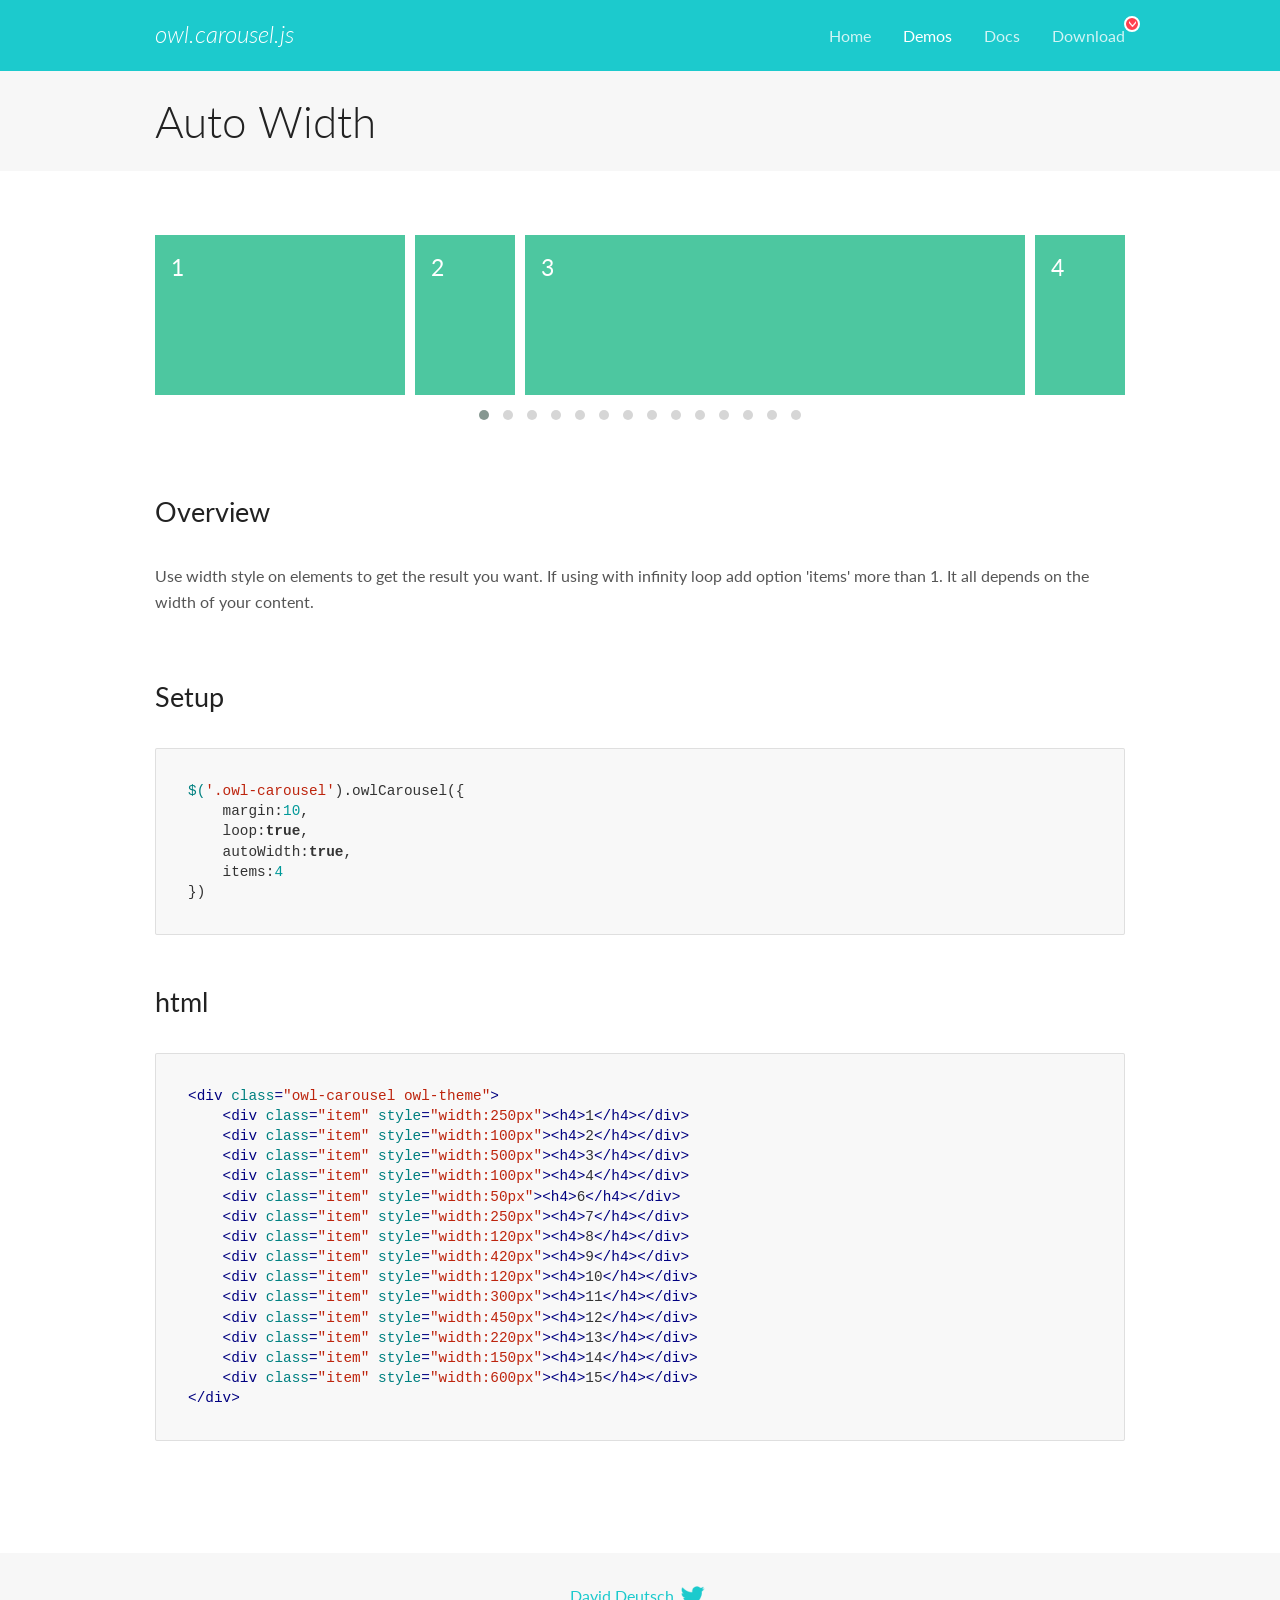
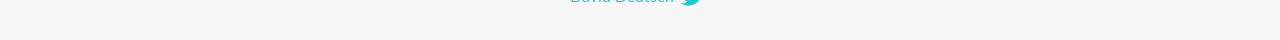
<file: OwlCarousel2-2.3.4/docs/demos/autowidth.html>
<!DOCTYPE html>
<html lang="en">
  <head>

    <!-- head -->
    <meta charset="utf-8">
    <meta name="msapplication-tap-highlight" content="no" />
    <meta name="viewport" content="width=device-width, initial-scale=1.0" />
    <meta name="description" content="Auto Width">
    <meta name="author" content="David Deutsch">
    <title>
      Auto Width Demo | Owl Carousel | 2.3.4
    </title>

    <!-- Stylesheets -->
    <link href='https://fonts.googleapis.com/css?family=Lato:300,400,700,400italic,300italic' rel='stylesheet' type='text/css'>
    <link rel="stylesheet" href="../assets/css/docs.theme.min.css">

    <!-- Owl Stylesheets -->
    <link rel="stylesheet" href="../assets/owlcarousel/assets/owl.carousel.min.css">
    <link rel="stylesheet" href="../assets/owlcarousel/assets/owl.theme.default.min.css">

    <!-- HTML5 shim and Respond.js IE8 support of HTML5 elements and media queries -->

    <!--[if lt IE 9]>
      <script src="https://oss.maxcdn.com/libs/html5shiv/3.7.0/html5shiv.js"></script>
      <script src="https://oss.maxcdn.com/libs/respond.js/1.3.0/respond.min.js"></script>
    <![endif]-->

    <!-- Favicons -->
    <link rel="apple-touch-icon-precomposed" sizes="144x144" href="../assets/ico/apple-touch-icon-144-precomposed.png">
    <link rel="shortcut icon" href="../assets/ico/favicon.png">
    <link rel="shortcut icon" href="favicon.ico">

    <!-- Yeah i know js should not be in header. Its required for demos.-->

    <!-- javascript -->
    <script src="../assets/vendors/jquery.min.js"></script>
    <script src="../assets/owlcarousel/owl.carousel.js"></script>
  </head>
  <body>

    <!-- header -->
    <header class="header">
      <div class="row">
        <div class="large-12 columns">
          <div class="brand left">
            <h3>
              <a href="/OwlCarousel2/">owl.carousel.js</a> 
            </h3>
          </div>
          <a id="toggle-nav" class="right">
            <span></span> <span></span> <span></span> 
          </a> 
          <div class="nav-bar">
            <ul class="clearfix">
              <li> <a href="/OwlCarousel2/index.html">Home</a>  </li>
              <li class="active">
                <a href="/OwlCarousel2/demos/demos.html">Demos</a> 
              </li>
              <li> <a href="/OwlCarousel2/docs/started-welcome.html">Docs</a>  </li>
              <li>
                <a href="https://github.com/OwlCarousel2/OwlCarousel2/archive/2.3.4.zip">Download</a> 
                <span class="download"></span> 
              </li>
            </ul>
          </div>
        </div>
      </div>
    </header>

    <!-- title -->
    <section class="title">
      <div class="row">
        <div class="large-12 columns">
          <h1>Auto Width</h1>
        </div>
      </div>
    </section>

    <!--  Demos -->
    <section id="demos">
      <div class="row">
        <div class="large-12 columns">
          <div class="owl-carousel owl-theme">
            <div class="item" style="width:250px">
              <h4>1</h4>
            </div>
            <div class="item" style="width:100px">
              <h4>2</h4>
            </div>
            <div class="item" style="width:500px">
              <h4>3</h4>
            </div>
            <div class="item" style="width:100px">
              <h4>4</h4>
            </div>
            <div class="item" style="width:50px">
              <h4>6</h4>
            </div>
            <div class="item" style="width:250px">
              <h4>7</h4>
            </div>
            <div class="item" style="width:120px">
              <h4>8</h4>
            </div>
            <div class="item" style="width:420px">
              <h4>9</h4>
            </div>
            <div class="item" style="width:120px">
              <h4>10</h4>
            </div>
            <div class="item" style="width:300px">
              <h4>11</h4>
            </div>
            <div class="item" style="width:450px">
              <h4>12</h4>
            </div>
            <div class="item" style="width:220px">
              <h4>13</h4>
            </div>
            <div class="item" style="width:150px">
              <h4>14</h4>
            </div>
            <div class="item" style="width:600px">
              <h4>15</h4>
            </div>
          </div>
          <h3 id="overview">Overview</h3>
          <p>Use width style on elements to get the result you want. If using with infinity loop add option &#39;items&#39; more than 1. It all depends on the width of your content.</p>
          <h3 id="setup">Setup</h3>
          <pre><code>$(&#39;.owl-carousel&#39;).owlCarousel({
    margin:10,
    loop:true,
    autoWidth:true,
    items:4
})</code></pre>
          <h3 id="html">html</h3>
          <pre><code>&lt;div class=&quot;owl-carousel owl-theme&quot;&gt;
    &lt;div class=&quot;item&quot; style=&quot;width:250px&quot;&gt;&lt;h4&gt;1&lt;/h4&gt;&lt;/div&gt;
    &lt;div class=&quot;item&quot; style=&quot;width:100px&quot;&gt;&lt;h4&gt;2&lt;/h4&gt;&lt;/div&gt;
    &lt;div class=&quot;item&quot; style=&quot;width:500px&quot;&gt;&lt;h4&gt;3&lt;/h4&gt;&lt;/div&gt;
    &lt;div class=&quot;item&quot; style=&quot;width:100px&quot;&gt;&lt;h4&gt;4&lt;/h4&gt;&lt;/div&gt;
    &lt;div class=&quot;item&quot; style=&quot;width:50px&quot;&gt;&lt;h4&gt;6&lt;/h4&gt;&lt;/div&gt;
    &lt;div class=&quot;item&quot; style=&quot;width:250px&quot;&gt;&lt;h4&gt;7&lt;/h4&gt;&lt;/div&gt;
    &lt;div class=&quot;item&quot; style=&quot;width:120px&quot;&gt;&lt;h4&gt;8&lt;/h4&gt;&lt;/div&gt;
    &lt;div class=&quot;item&quot; style=&quot;width:420px&quot;&gt;&lt;h4&gt;9&lt;/h4&gt;&lt;/div&gt;
    &lt;div class=&quot;item&quot; style=&quot;width:120px&quot;&gt;&lt;h4&gt;10&lt;/h4&gt;&lt;/div&gt;
    &lt;div class=&quot;item&quot; style=&quot;width:300px&quot;&gt;&lt;h4&gt;11&lt;/h4&gt;&lt;/div&gt;
    &lt;div class=&quot;item&quot; style=&quot;width:450px&quot;&gt;&lt;h4&gt;12&lt;/h4&gt;&lt;/div&gt;
    &lt;div class=&quot;item&quot; style=&quot;width:220px&quot;&gt;&lt;h4&gt;13&lt;/h4&gt;&lt;/div&gt;
    &lt;div class=&quot;item&quot; style=&quot;width:150px&quot;&gt;&lt;h4&gt;14&lt;/h4&gt;&lt;/div&gt;
    &lt;div class=&quot;item&quot; style=&quot;width:600px&quot;&gt;&lt;h4&gt;15&lt;/h4&gt;&lt;/div&gt;
&lt;/div&gt;</code></pre>
          <script>
            $(document).ready(function() {
              $('.owl-carousel').owlCarousel({
                margin: 10,
                loop: true,
                autoWidth: true,
                items: 4
              })
            })
          </script>
        </div>
      </div>
    </section>

    <!-- footer -->
    <footer class="footer">
      <div class="row">
        <div class="large-12 columns">
          <h5>
            <a href="/OwlCarousel2/docs/support-contact.html">David Deutsch</a> 
            <a id="custom-tweet-button" href="https://twitter.com/share?url=https://github.com/OwlCarousel2/OwlCarousel2&text=Owl Carousel - This is so awesome! " target="_blank"></a> 
          </h5>
        </div>
      </div>
    </footer>

    <!-- vendors -->
    <script src="../assets/vendors/highlight.js"></script>
    <script src="../assets/js/app.js"></script>
  </body>
</html>
</file>
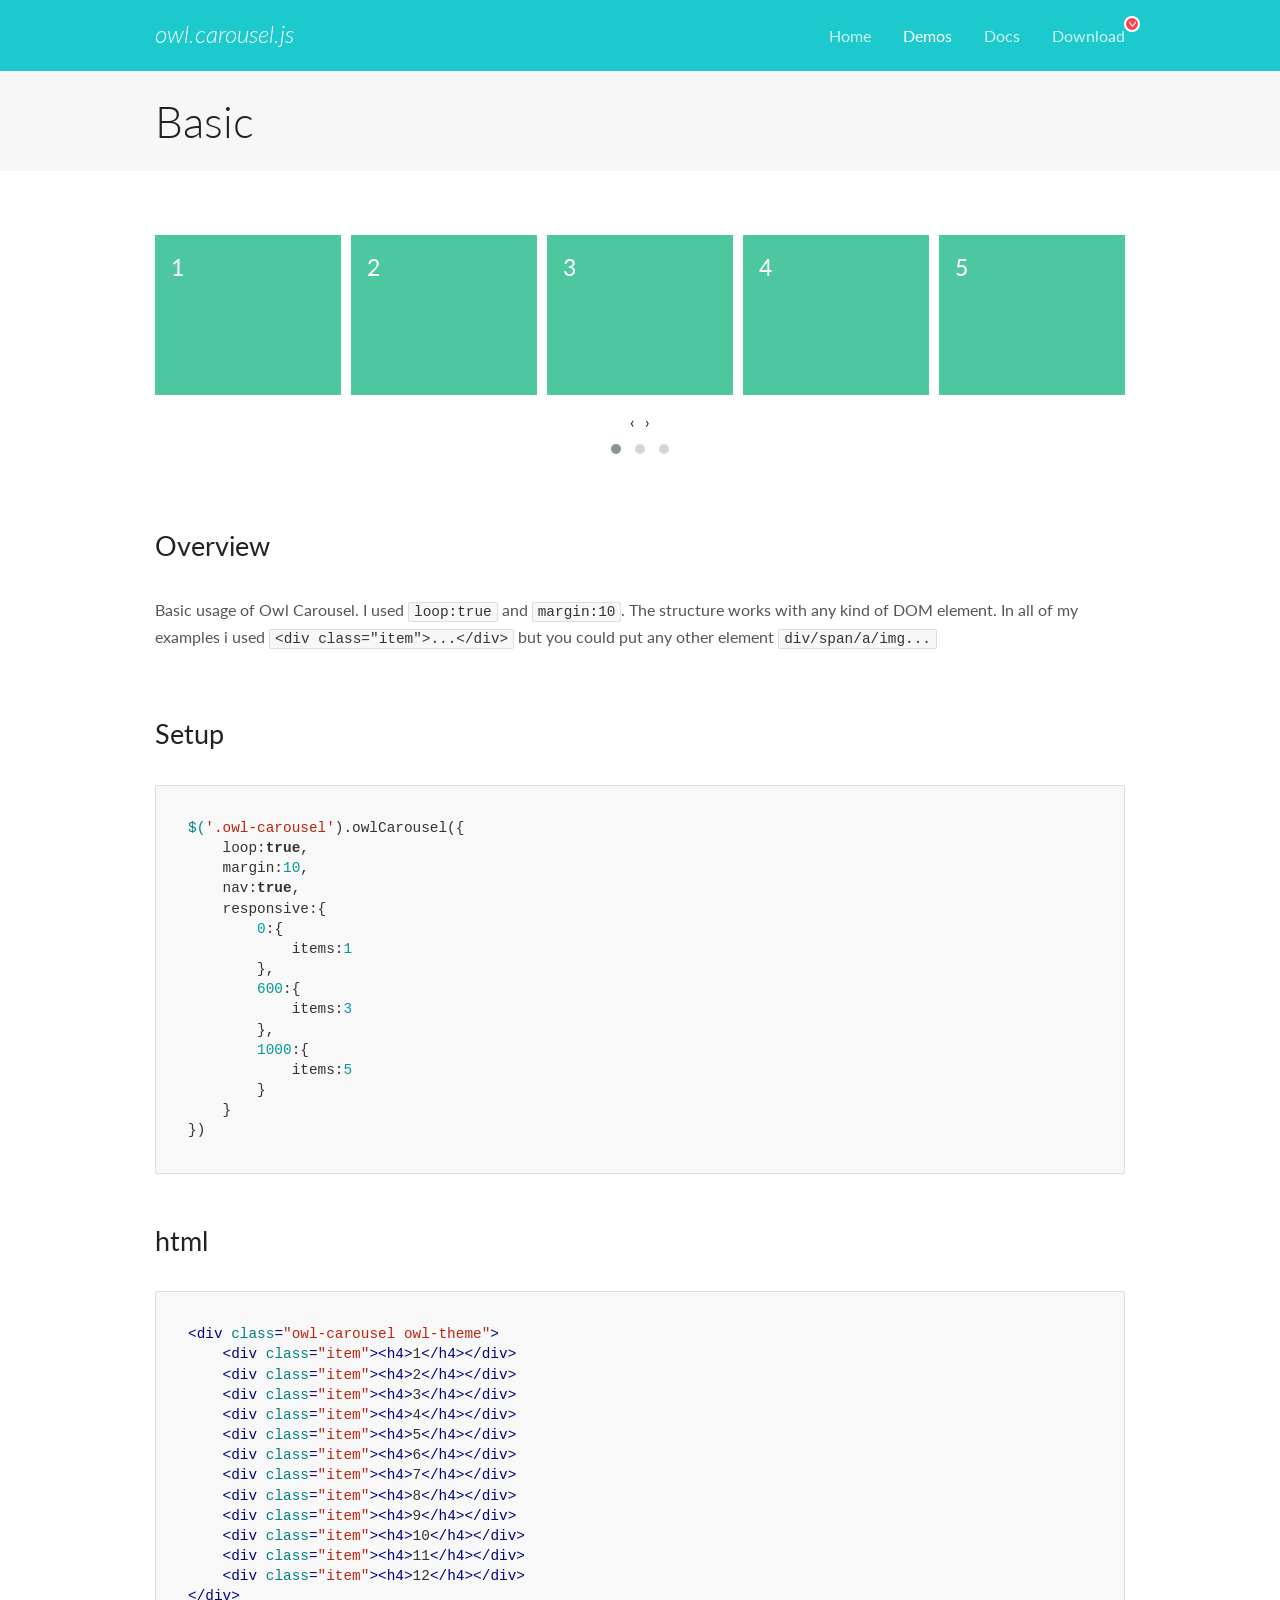
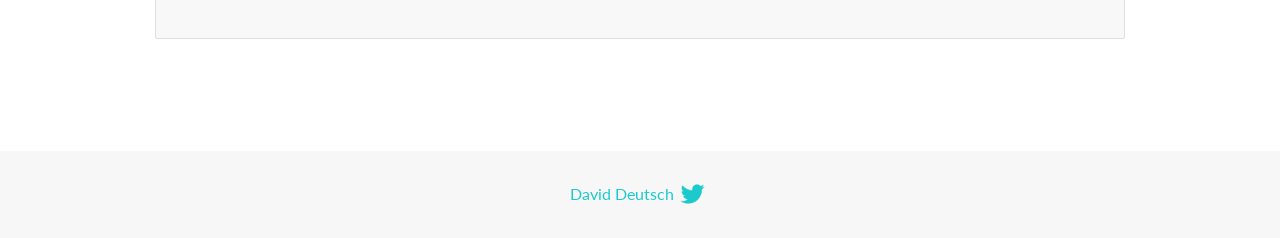
<file: OwlCarousel2-2.3.4/docs/demos/basic.html>
<!DOCTYPE html>
<html lang="en">
  <head>

    <!-- head -->
    <meta charset="utf-8">
    <meta name="msapplication-tap-highlight" content="no" />
    <meta name="viewport" content="width=device-width, initial-scale=1.0" />
    <meta name="description" content="Basic usage demo">
    <meta name="author" content="David Deutsch">
    <title>
      Basic Demo | Owl Carousel | 2.3.4
    </title>

    <!-- Stylesheets -->
    <link href='https://fonts.googleapis.com/css?family=Lato:300,400,700,400italic,300italic' rel='stylesheet' type='text/css'>
    <link rel="stylesheet" href="../assets/css/docs.theme.min.css">

    <!-- Owl Stylesheets -->
    <link rel="stylesheet" href="../assets/owlcarousel/assets/owl.carousel.min.css">
    <link rel="stylesheet" href="../assets/owlcarousel/assets/owl.theme.default.min.css">

    <!-- HTML5 shim and Respond.js IE8 support of HTML5 elements and media queries -->

    <!--[if lt IE 9]>
      <script src="https://oss.maxcdn.com/libs/html5shiv/3.7.0/html5shiv.js"></script>
      <script src="https://oss.maxcdn.com/libs/respond.js/1.3.0/respond.min.js"></script>
    <![endif]-->

    <!-- Favicons -->
    <link rel="apple-touch-icon-precomposed" sizes="144x144" href="../assets/ico/apple-touch-icon-144-precomposed.png">
    <link rel="shortcut icon" href="../assets/ico/favicon.png">
    <link rel="shortcut icon" href="favicon.ico">

    <!-- Yeah i know js should not be in header. Its required for demos.-->

    <!-- javascript -->
    <script src="../assets/vendors/jquery.min.js"></script>
    <script src="../assets/owlcarousel/owl.carousel.js"></script>
  </head>
  <body>

    <!-- header -->
    <header class="header">
      <div class="row">
        <div class="large-12 columns">
          <div class="brand left">
            <h3>
              <a href="/OwlCarousel2/">owl.carousel.js</a> 
            </h3>
          </div>
          <a id="toggle-nav" class="right">
            <span></span> <span></span> <span></span> 
          </a> 
          <div class="nav-bar">
            <ul class="clearfix">
              <li> <a href="/OwlCarousel2/index.html">Home</a>  </li>
              <li class="active">
                <a href="/OwlCarousel2/demos/demos.html">Demos</a> 
              </li>
              <li> <a href="/OwlCarousel2/docs/started-welcome.html">Docs</a>  </li>
              <li>
                <a href="https://github.com/OwlCarousel2/OwlCarousel2/archive/2.3.4.zip">Download</a> 
                <span class="download"></span> 
              </li>
            </ul>
          </div>
        </div>
      </div>
    </header>

    <!-- title -->
    <section class="title">
      <div class="row">
        <div class="large-12 columns">
          <h1>Basic</h1>
        </div>
      </div>
    </section>

    <!--  Demos -->
    <section id="demos">
      <div class="row">
        <div class="large-12 columns">
          <div class="owl-carousel owl-theme">
            <div class="item">
              <h4>1</h4>
            </div>
            <div class="item">
              <h4>2</h4>
            </div>
            <div class="item">
              <h4>3</h4>
            </div>
            <div class="item">
              <h4>4</h4>
            </div>
            <div class="item">
              <h4>5</h4>
            </div>
            <div class="item">
              <h4>6</h4>
            </div>
            <div class="item">
              <h4>7</h4>
            </div>
            <div class="item">
              <h4>8</h4>
            </div>
            <div class="item">
              <h4>9</h4>
            </div>
            <div class="item">
              <h4>10</h4>
            </div>
            <div class="item">
              <h4>11</h4>
            </div>
            <div class="item">
              <h4>12</h4>
            </div>
          </div>
          <h3 id="overview">Overview</h3>
          <p>Basic usage of Owl Carousel. I used <code>loop:true</code> and <code>margin:10</code>. The structure works with any kind of DOM element. In all of my examples i used <code>&lt;div class=&quot;item&quot;&gt;...&lt;/div&gt;</code> but you could
            put any other element <code>div/span/a/img...</code></p>
          <h3 id="setup">Setup</h3>
          <pre><code>$(&#39;.owl-carousel&#39;).owlCarousel({
    loop:true,
    margin:10,
    nav:true,
    responsive:{
        0:{
            items:1
        },
        600:{
            items:3
        },
        1000:{
            items:5
        }
    }
})</code></pre>
          <h3 id="html">html</h3>
          <pre><code>&lt;div class=&quot;owl-carousel owl-theme&quot;&gt;
    &lt;div class=&quot;item&quot;&gt;&lt;h4&gt;1&lt;/h4&gt;&lt;/div&gt;
    &lt;div class=&quot;item&quot;&gt;&lt;h4&gt;2&lt;/h4&gt;&lt;/div&gt;
    &lt;div class=&quot;item&quot;&gt;&lt;h4&gt;3&lt;/h4&gt;&lt;/div&gt;
    &lt;div class=&quot;item&quot;&gt;&lt;h4&gt;4&lt;/h4&gt;&lt;/div&gt;
    &lt;div class=&quot;item&quot;&gt;&lt;h4&gt;5&lt;/h4&gt;&lt;/div&gt;
    &lt;div class=&quot;item&quot;&gt;&lt;h4&gt;6&lt;/h4&gt;&lt;/div&gt;
    &lt;div class=&quot;item&quot;&gt;&lt;h4&gt;7&lt;/h4&gt;&lt;/div&gt;
    &lt;div class=&quot;item&quot;&gt;&lt;h4&gt;8&lt;/h4&gt;&lt;/div&gt;
    &lt;div class=&quot;item&quot;&gt;&lt;h4&gt;9&lt;/h4&gt;&lt;/div&gt;
    &lt;div class=&quot;item&quot;&gt;&lt;h4&gt;10&lt;/h4&gt;&lt;/div&gt;
    &lt;div class=&quot;item&quot;&gt;&lt;h4&gt;11&lt;/h4&gt;&lt;/div&gt;
    &lt;div class=&quot;item&quot;&gt;&lt;h4&gt;12&lt;/h4&gt;&lt;/div&gt;
&lt;/div&gt;</code></pre>
          <script>
            $(document).ready(function() {
              var owl = $('.owl-carousel');
              owl.owlCarousel({
                margin: 10,
                nav: true,
                loop: true,
                responsive: {
                  0: {
                    items: 1
                  },
                  600: {
                    items: 3
                  },
                  1000: {
                    items: 5
                  }
                }
              })
            })
          </script>
        </div>
      </div>
    </section>

    <!-- footer -->
    <footer class="footer">
      <div class="row">
        <div class="large-12 columns">
          <h5>
            <a href="/OwlCarousel2/docs/support-contact.html">David Deutsch</a> 
            <a id="custom-tweet-button" href="https://twitter.com/share?url=https://github.com/OwlCarousel2/OwlCarousel2&text=Owl Carousel - This is so awesome! " target="_blank"></a> 
          </h5>
        </div>
      </div>
    </footer>

    <!-- vendors -->
    <script src="../assets/vendors/highlight.js"></script>
    <script src="../assets/js/app.js"></script>
  </body>
</html>
</file>
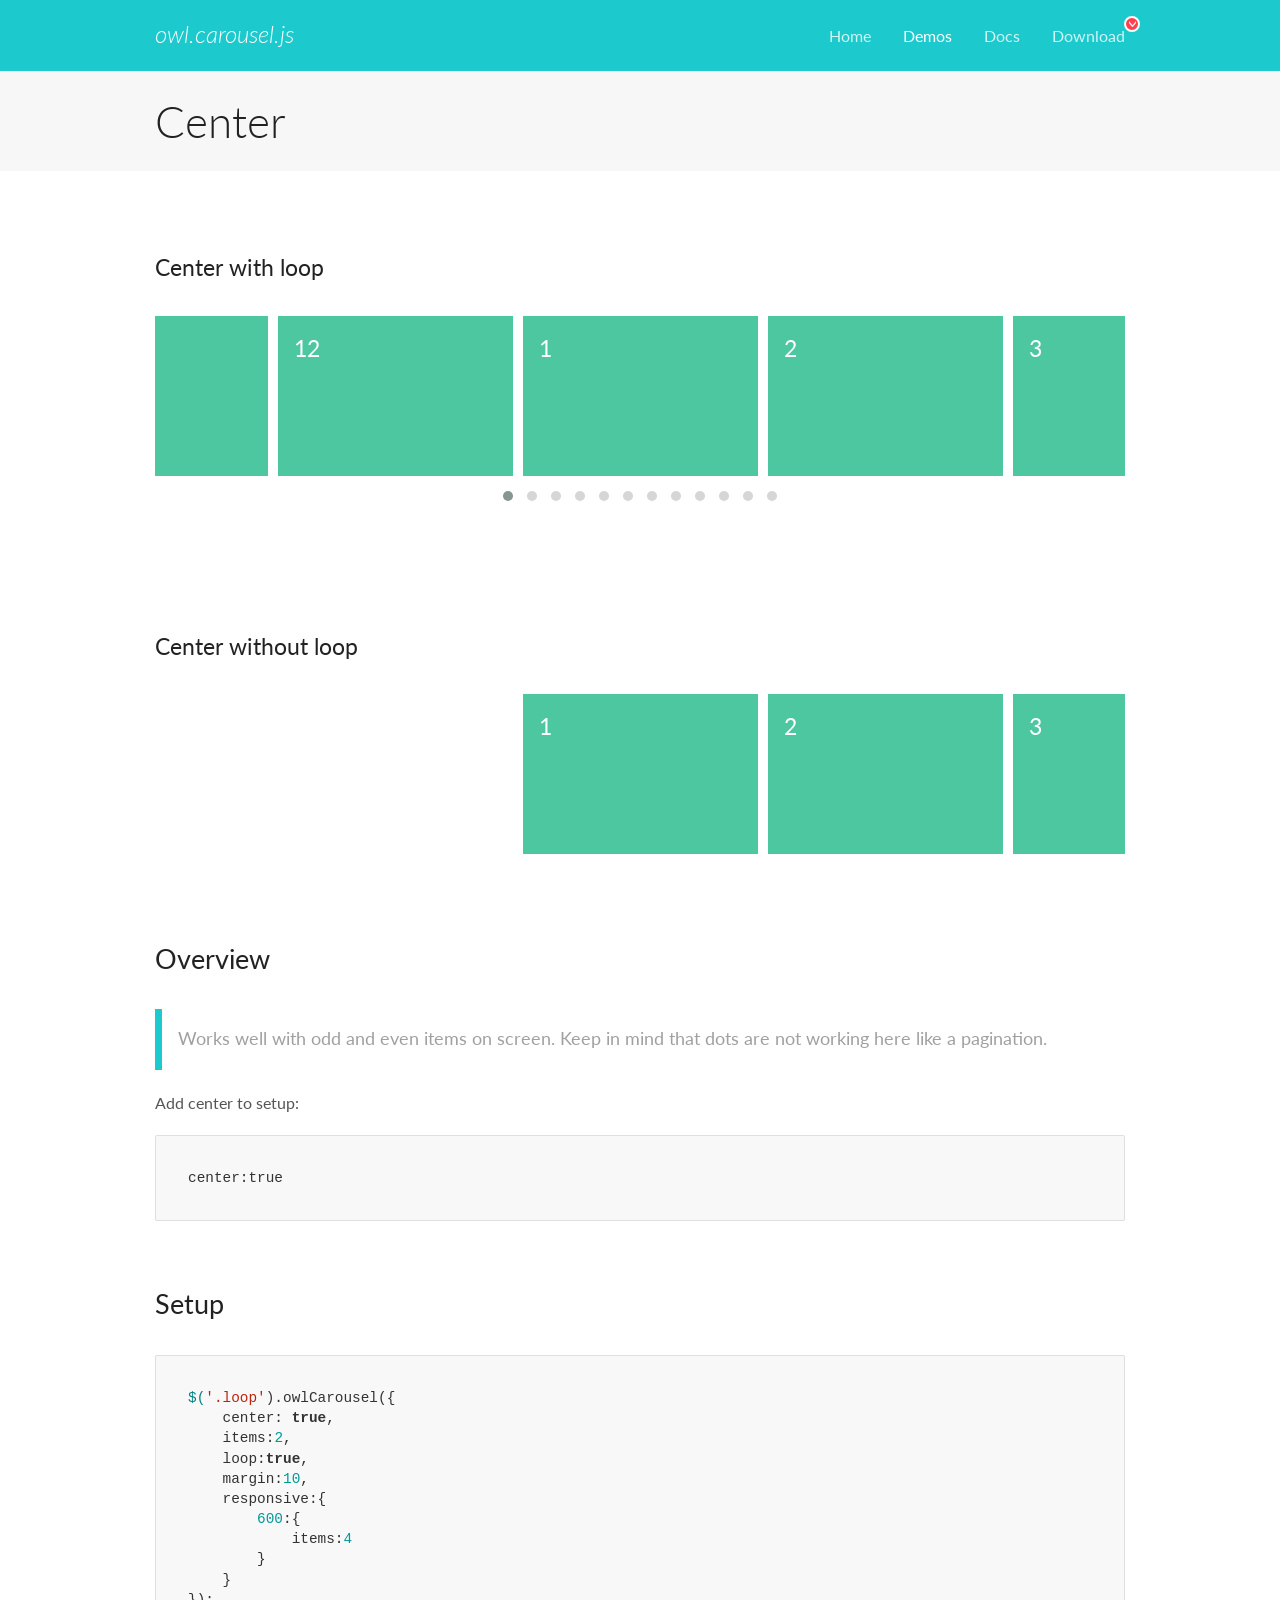
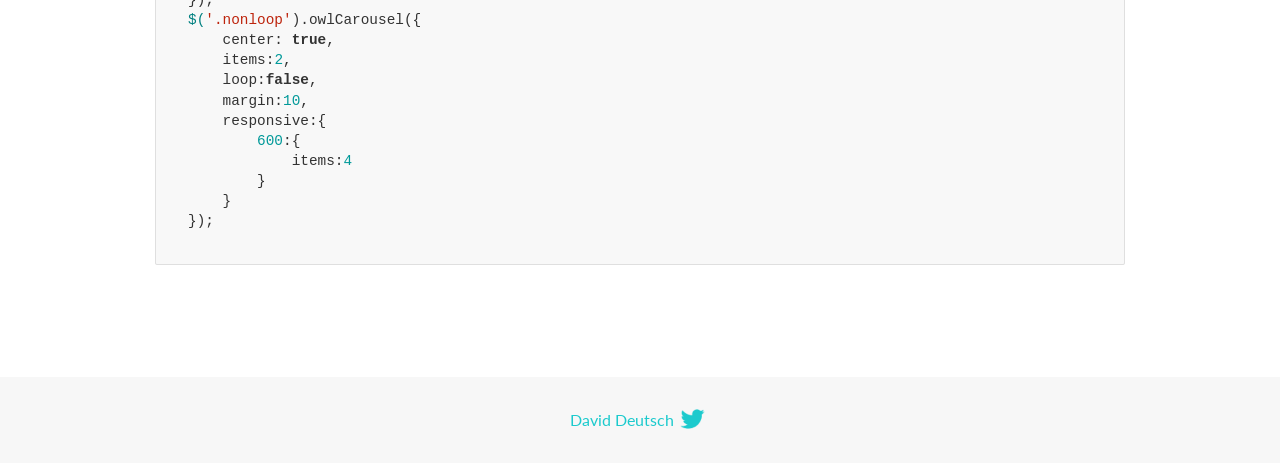
<file: OwlCarousel2-2.3.4/docs/demos/center.html>
<!DOCTYPE html>
<html lang="en">
  <head>

    <!-- head -->
    <meta charset="utf-8">
    <meta name="msapplication-tap-highlight" content="no" />
    <meta name="viewport" content="width=device-width, initial-scale=1.0" />
    <meta name="description" content="Center carousel">
    <meta name="author" content="David Deutsch">
    <title>
      Center Demo | Owl Carousel | 2.3.4
    </title>

    <!-- Stylesheets -->
    <link href='https://fonts.googleapis.com/css?family=Lato:300,400,700,400italic,300italic' rel='stylesheet' type='text/css'>
    <link rel="stylesheet" href="../assets/css/docs.theme.min.css">

    <!-- Owl Stylesheets -->
    <link rel="stylesheet" href="../assets/owlcarousel/assets/owl.carousel.min.css">
    <link rel="stylesheet" href="../assets/owlcarousel/assets/owl.theme.default.min.css">

    <!-- HTML5 shim and Respond.js IE8 support of HTML5 elements and media queries -->

    <!--[if lt IE 9]>
      <script src="https://oss.maxcdn.com/libs/html5shiv/3.7.0/html5shiv.js"></script>
      <script src="https://oss.maxcdn.com/libs/respond.js/1.3.0/respond.min.js"></script>
    <![endif]-->

    <!-- Favicons -->
    <link rel="apple-touch-icon-precomposed" sizes="144x144" href="../assets/ico/apple-touch-icon-144-precomposed.png">
    <link rel="shortcut icon" href="../assets/ico/favicon.png">
    <link rel="shortcut icon" href="favicon.ico">

    <!-- Yeah i know js should not be in header. Its required for demos.-->

    <!-- javascript -->
    <script src="../assets/vendors/jquery.min.js"></script>
    <script src="../assets/owlcarousel/owl.carousel.js"></script>
  </head>
  <body>

    <!-- header -->
    <header class="header">
      <div class="row">
        <div class="large-12 columns">
          <div class="brand left">
            <h3>
              <a href="/OwlCarousel2/">owl.carousel.js</a> 
            </h3>
          </div>
          <a id="toggle-nav" class="right">
            <span></span> <span></span> <span></span> 
          </a> 
          <div class="nav-bar">
            <ul class="clearfix">
              <li> <a href="/OwlCarousel2/index.html">Home</a>  </li>
              <li class="active">
                <a href="/OwlCarousel2/demos/demos.html">Demos</a> 
              </li>
              <li> <a href="/OwlCarousel2/docs/started-welcome.html">Docs</a>  </li>
              <li>
                <a href="https://github.com/OwlCarousel2/OwlCarousel2/archive/2.3.4.zip">Download</a> 
                <span class="download"></span> 
              </li>
            </ul>
          </div>
        </div>
      </div>
    </header>

    <!-- title -->
    <section class="title">
      <div class="row">
        <div class="large-12 columns">
          <h1>Center</h1>
        </div>
      </div>
    </section>

    <!--  Demos -->
    <section id="demos">
      <div class="row">
        <div class="large-12 columns">
          <h4 id="center-with-loop">Center with loop</h4>
          <div class="loop owl-carousel owl-theme">
            <div class="item">
              <h4>1</h4>
            </div>
            <div class="item">
              <h4>2</h4>
            </div>
            <div class="item">
              <h4>3</h4>
            </div>
            <div class="item">
              <h4>4</h4>
            </div>
            <div class="item">
              <h4>5</h4>
            </div>
            <div class="item">
              <h4>6</h4>
            </div>
            <div class="item">
              <h4>7</h4>
            </div>
            <div class="item">
              <h4>8</h4>
            </div>
            <div class="item">
              <h4>9</h4>
            </div>
            <div class="item">
              <h4>10</h4>
            </div>
            <div class="item">
              <h4>11</h4>
            </div>
            <div class="item">
              <h4>12</h4>
            </div>
          </div>
          <br>
          <h4 id="center-without-loop">Center without loop</h4>
          <div class="nonloop owl-carousel">
            <div class="item">
              <h4>1</h4>
            </div>
            <div class="item">
              <h4>2</h4>
            </div>
            <div class="item">
              <h4>3</h4>
            </div>
            <div class="item">
              <h4>4</h4>
            </div>
            <div class="item">
              <h4>5</h4>
            </div>
            <div class="item">
              <h4>6</h4>
            </div>
            <div class="item">
              <h4>7</h4>
            </div>
            <div class="item">
              <h4>8</h4>
            </div>
            <div class="item">
              <h4>9</h4>
            </div>
            <div class="item">
              <h4>10</h4>
            </div>
            <div class="item">
              <h4>11</h4>
            </div>
            <div class="item">
              <h4>12</h4>
            </div>
          </div>
          <h3 id="overview">Overview</h3>
          <blockquote>
            <p>Works well with odd and even items on screen. Keep in mind that dots are not working here like a pagination.</p>
          </blockquote>
          <p>Add center to setup:</p>
          <pre><code>center:true</code></pre>
          <h3 id="setup">Setup</h3>
          <pre><code>$(&#39;.loop&#39;).owlCarousel({
    center: true,
    items:2,
    loop:true,
    margin:10,
    responsive:{
        600:{
            items:4
        }
    }
});
$(&#39;.nonloop&#39;).owlCarousel({
    center: true,
    items:2,
    loop:false,
    margin:10,
    responsive:{
        600:{
            items:4
        }
    }
});</code></pre>
          <script>
            jQuery(document).ready(function($) {
              $('.loop').owlCarousel({
                center: true,
                items: 2,
                loop: true,
                margin: 10,
                responsive: {
                  600: {
                    items: 4
                  }
                }
              });
              $('.nonloop').owlCarousel({
                center: true,
                items: 2,
                loop: false,
                margin: 10,
                responsive: {
                  600: {
                    items: 4
                  }
                }
              });
            });
          </script>
        </div>
      </div>
    </section>

    <!-- footer -->
    <footer class="footer">
      <div class="row">
        <div class="large-12 columns">
          <h5>
            <a href="/OwlCarousel2/docs/support-contact.html">David Deutsch</a> 
            <a id="custom-tweet-button" href="https://twitter.com/share?url=https://github.com/OwlCarousel2/OwlCarousel2&text=Owl Carousel - This is so awesome! " target="_blank"></a> 
          </h5>
        </div>
      </div>
    </footer>

    <!-- vendors -->
    <script src="../assets/vendors/highlight.js"></script>
    <script src="../assets/js/app.js"></script>
  </body>
</html>
</file>
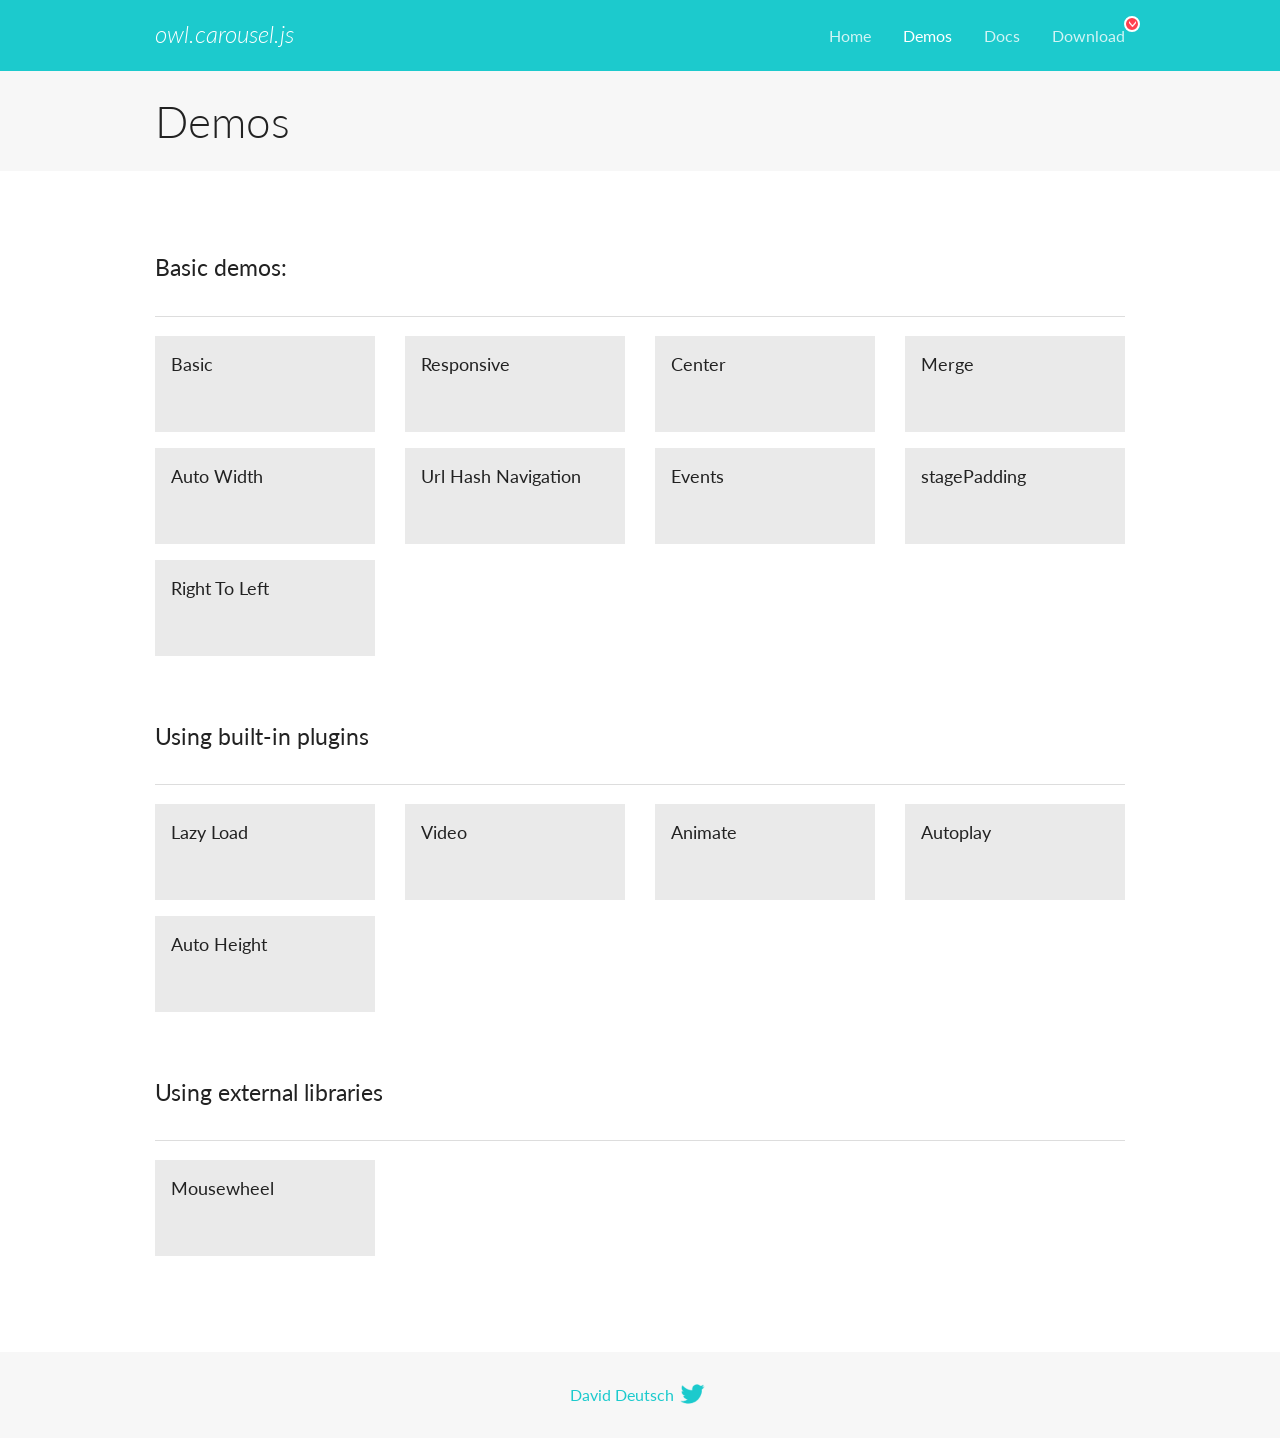
<file: OwlCarousel2-2.3.4/docs/demos/demos.html>
<!DOCTYPE html>
<html lang="en">
  <head>

    <!-- head -->
    <meta charset="utf-8">
    <meta name="msapplication-tap-highlight" content="no" />
    <meta name="viewport" content="width=device-width, initial-scale=1.0" />
    <meta name="description" content="A list of Owl Carousel examples.">
    <meta name="author" content="David Deutsch">
    <title>
      Demos | Owl Carousel | 2.3.4
    </title>

    <!-- Stylesheets -->
    <link href='https://fonts.googleapis.com/css?family=Lato:300,400,700,400italic,300italic' rel='stylesheet' type='text/css'>
    <link rel="stylesheet" href="../assets/css/docs.theme.min.css">

    <!-- Owl Stylesheets -->
    <link rel="stylesheet" href="../assets/owlcarousel/assets/owl.carousel.min.css">
    <link rel="stylesheet" href="../assets/owlcarousel/assets/owl.theme.default.min.css">

    <!-- HTML5 shim and Respond.js IE8 support of HTML5 elements and media queries -->

    <!--[if lt IE 9]>
      <script src="https://oss.maxcdn.com/libs/html5shiv/3.7.0/html5shiv.js"></script>
      <script src="https://oss.maxcdn.com/libs/respond.js/1.3.0/respond.min.js"></script>
    <![endif]-->

    <!-- Favicons -->
    <link rel="apple-touch-icon-precomposed" sizes="144x144" href="../assets/ico/apple-touch-icon-144-precomposed.png">
    <link rel="shortcut icon" href="../assets/ico/favicon.png">
    <link rel="shortcut icon" href="favicon.ico">

    <!-- Yeah i know js should not be in header. Its required for demos.-->

    <!-- javascript -->
    <script src="../assets/vendors/jquery.min.js"></script>
    <script src="../assets/owlcarousel/owl.carousel.js"></script>
  </head>
  <body>

    <!-- header -->
    <header class="header">
      <div class="row">
        <div class="large-12 columns">
          <div class="brand left">
            <h3>
              <a href="/OwlCarousel2/">owl.carousel.js</a> 
            </h3>
          </div>
          <a id="toggle-nav" class="right">
            <span></span> <span></span> <span></span> 
          </a> 
          <div class="nav-bar">
            <ul class="clearfix">
              <li> <a href="/OwlCarousel2/index.html">Home</a>  </li>
              <li class="active">
                <a href="/OwlCarousel2/demos/demos.html">Demos</a> 
              </li>
              <li> <a href="/OwlCarousel2/docs/started-welcome.html">Docs</a>  </li>
              <li>
                <a href="https://github.com/OwlCarousel2/OwlCarousel2/archive/2.3.4.zip">Download</a> 
                <span class="download"></span> 
              </li>
            </ul>
          </div>
        </div>
      </div>
    </header>

    <!-- title -->
    <section class="title">
      <div class="row">
        <div class="large-12 columns">
          <h1>Demos</h1>
        </div>
      </div>
    </section>

    <!--  Demos -->
    <section id="demos">
      <div class="row">
        <div class="large-12 columns">
          <h4 id="basic-demos-">Basic demos:</h4>
          <hr>
          <div class="demo-list">
            <div class="row">
              <div class="small-6 medium-4 large-3 columns">
                <a href="basic.html" class="demo-block">
                  <h5>Basic </h5>
                </a> 
              </div>
              <div class="small-6 medium-4 large-3 columns">
                <a href="responsive.html" class="demo-block">
                  <h5>Responsive </h5>
                </a> 
              </div>
              <div class="small-6 medium-4 large-3 columns">
                <a href="center.html" class="demo-block">
                  <h5>Center </h5>
                </a> 
              </div>
              <div class="small-6 medium-4 large-3 columns">
                <a href="merge.html" class="demo-block">
                  <h5>Merge </h5>
                </a> 
              </div>
              <div class="small-6 medium-4 large-3 columns">
                <a href="autowidth.html" class="demo-block">
                  <h5>Auto Width </h5>
                </a> 
              </div>
              <div class="small-6 medium-4 large-3 columns">
                <a href="urlhashnav.html" class="demo-block">
                  <h5>Url Hash Navigation </h5>
                </a> 
              </div>
              <div class="small-6 medium-4 large-3 columns">
                <a href="events.html" class="demo-block">
                  <h5>Events </h5>
                </a> 
              </div>
              <div class="small-6 medium-4 large-3 columns">
                <a href="stagepadding.html" class="demo-block">
                  <h5>stagePadding </h5>
                </a> 
              </div>
              <div class="small-6 medium-4 large-3 columns">
                <a href="rtl.html" class="demo-block">
                  <h5>Right To Left </h5>
                </a> 
              </div>
            </div>
          </div>
          <h4 id="using-built-in-plugins">Using built-in plugins</h4>
          <hr>
          <div class="demo-list">
            <div class="row">
              <div class="small-6 medium-4 large-3 columns">
                <a href="lazyLoad.html" class="demo-block">
                  <h5>Lazy Load </h5>
                </a> 
              </div>
              <div class="small-6 medium-4 large-3 columns">
                <a href="video.html" class="demo-block">
                  <h5>Video </h5>
                </a> 
              </div>
              <div class="small-6 medium-4 large-3 columns">
                <a href="animate.html" class="demo-block">
                  <h5>Animate </h5>
                </a> 
              </div>
              <div class="small-6 medium-4 large-3 columns">
                <a href="autoplay.html" class="demo-block">
                  <h5>Autoplay </h5>
                </a> 
              </div>
              <div class="small-6 medium-4 large-3 columns">
                <a href="autoheight.html" class="demo-block">
                  <h5>Auto Height </h5>
                </a> 
              </div>
            </div>
          </div>
          <h4 id="using-external-libraries">Using external libraries</h4>
          <hr>
          <div class="demo-list">
            <div class="row">
              <div class="small-6 medium-4 large-3 columns">
                <a href="mousewheel.html" class="demo-block">
                  <h5>Mousewheel </h5>
                </a> 
              </div>
            </div>
          </div>
        </div>
      </div>
    </section>

    <!-- footer -->
    <footer class="footer">
      <div class="row">
        <div class="large-12 columns">
          <h5>
            <a href="/OwlCarousel2/docs/support-contact.html">David Deutsch</a> 
            <a id="custom-tweet-button" href="https://twitter.com/share?url=https://github.com/OwlCarousel2/OwlCarousel2&text=Owl Carousel - This is so awesome! " target="_blank"></a> 
          </h5>
        </div>
      </div>
    </footer>

    <!-- vendors -->
    <script src="../assets/vendors/highlight.js"></script>
    <script src="../assets/js/app.js"></script>
  </body>
</html>
</file>
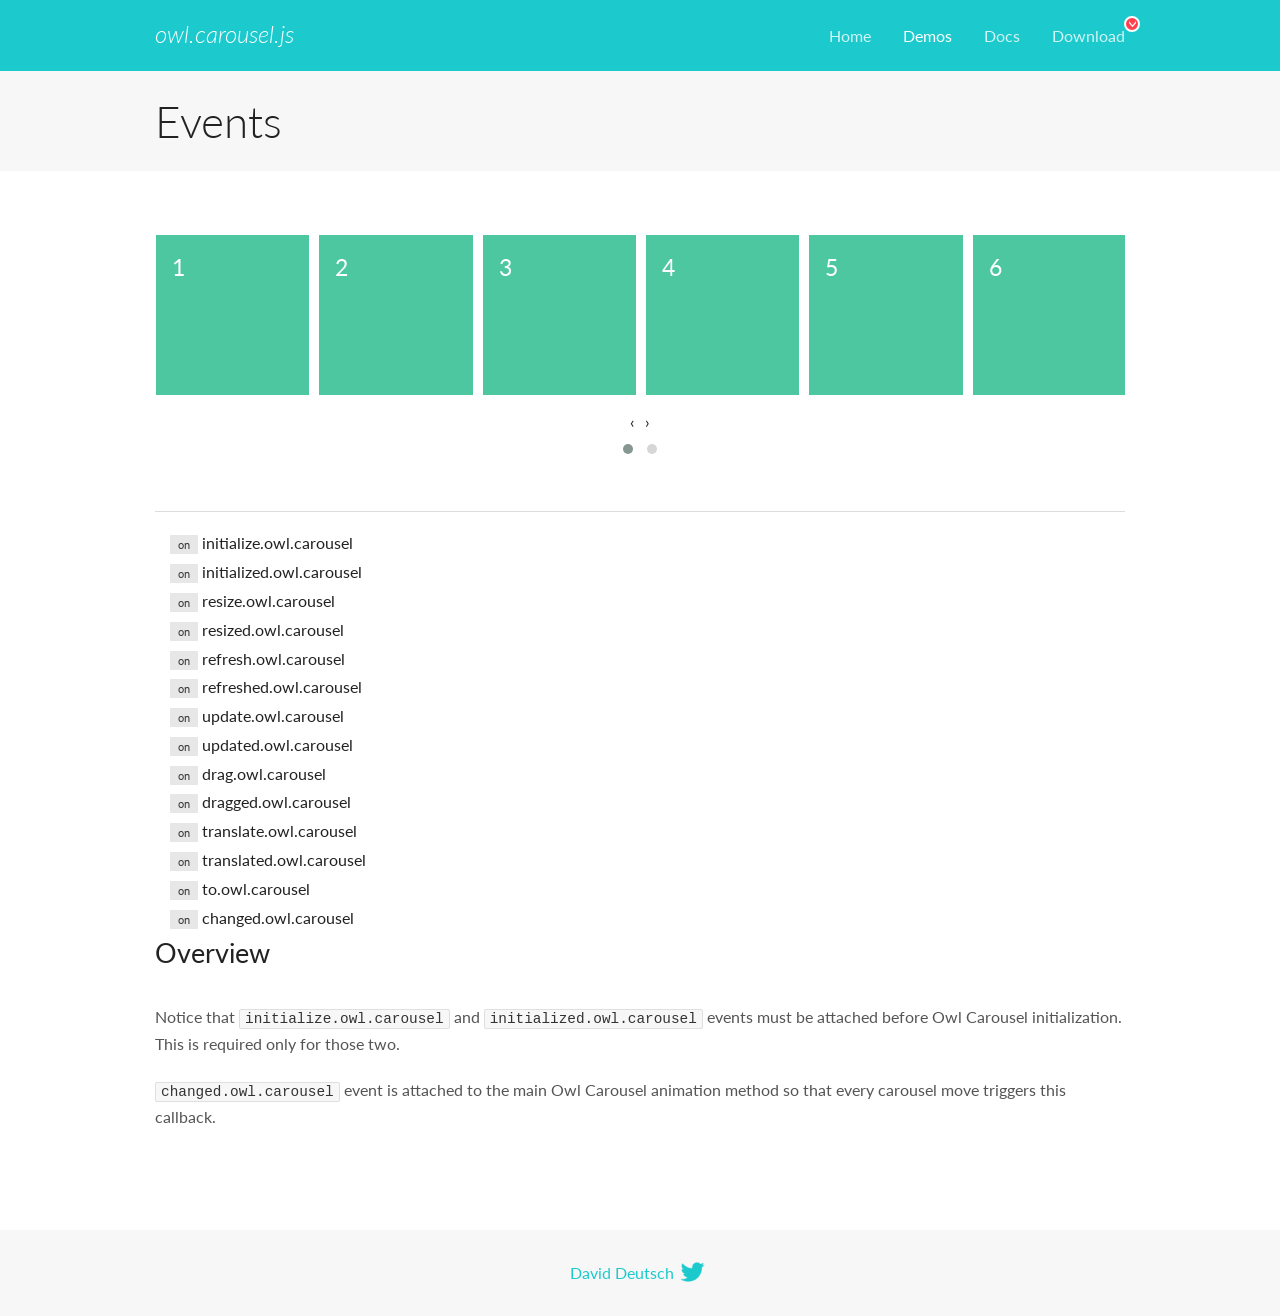
<file: OwlCarousel2-2.3.4/docs/demos/events.html>
<!DOCTYPE html>
<html lang="en">
  <head>

    <!-- head -->
    <meta charset="utf-8">
    <meta name="msapplication-tap-highlight" content="no" />
    <meta name="viewport" content="width=device-width, initial-scale=1.0" />
    <meta name="description" content="Events usage demo">
    <meta name="author" content="David Deutsch">
    <title>
      Events Demo | Owl Carousel | 2.3.4
    </title>

    <!-- Stylesheets -->
    <link href='https://fonts.googleapis.com/css?family=Lato:300,400,700,400italic,300italic' rel='stylesheet' type='text/css'>
    <link rel="stylesheet" href="../assets/css/docs.theme.min.css">

    <!-- Owl Stylesheets -->
    <link rel="stylesheet" href="../assets/owlcarousel/assets/owl.carousel.min.css">
    <link rel="stylesheet" href="../assets/owlcarousel/assets/owl.theme.default.min.css">

    <!-- HTML5 shim and Respond.js IE8 support of HTML5 elements and media queries -->

    <!--[if lt IE 9]>
      <script src="https://oss.maxcdn.com/libs/html5shiv/3.7.0/html5shiv.js"></script>
      <script src="https://oss.maxcdn.com/libs/respond.js/1.3.0/respond.min.js"></script>
    <![endif]-->

    <!-- Favicons -->
    <link rel="apple-touch-icon-precomposed" sizes="144x144" href="../assets/ico/apple-touch-icon-144-precomposed.png">
    <link rel="shortcut icon" href="../assets/ico/favicon.png">
    <link rel="shortcut icon" href="favicon.ico">

    <!-- Yeah i know js should not be in header. Its required for demos.-->

    <!-- javascript -->
    <script src="../assets/vendors/jquery.min.js"></script>
    <script src="../assets/owlcarousel/owl.carousel.js"></script>
  </head>
  <body>

    <!-- header -->
    <header class="header">
      <div class="row">
        <div class="large-12 columns">
          <div class="brand left">
            <h3>
              <a href="/OwlCarousel2/">owl.carousel.js</a> 
            </h3>
          </div>
          <a id="toggle-nav" class="right">
            <span></span> <span></span> <span></span> 
          </a> 
          <div class="nav-bar">
            <ul class="clearfix">
              <li> <a href="/OwlCarousel2/index.html">Home</a>  </li>
              <li class="active">
                <a href="/OwlCarousel2/demos/demos.html">Demos</a> 
              </li>
              <li> <a href="/OwlCarousel2/docs/started-welcome.html">Docs</a>  </li>
              <li>
                <a href="https://github.com/OwlCarousel2/OwlCarousel2/archive/2.3.4.zip">Download</a> 
                <span class="download"></span> 
              </li>
            </ul>
          </div>
        </div>
      </div>
    </header>

    <!-- title -->
    <section class="title">
      <div class="row">
        <div class="large-12 columns">
          <h1>Events</h1>
        </div>
      </div>
    </section>

    <!--  Demos -->
    <section id="demos">
      <div class="row">
        <div class="large-12 columns">
          <div class="owl-carousel owl-theme">
            <div class="item">
              <h4>1</h4>
            </div>
            <div class="item">
              <h4>2</h4>
            </div>
            <div class="item">
              <h4>3</h4>
            </div>
            <div class="item">
              <h4>4</h4>
            </div>
            <div class="item">
              <h4>5</h4>
            </div>
            <div class="item">
              <h4>6</h4>
            </div>
            <div class="item">
              <h4>7</h4>
            </div>
            <div class="item">
              <h4>8</h4>
            </div>
            <div class="item">
              <h4>9</h4>
            </div>
            <div class="item">
              <h4>10</h4>
            </div>
            <div class="item">
              <h4>11</h4>
            </div>
            <div class="item">
              <h4>12</h4>
            </div>
          </div>
          <hr>
          <div class="large-12 columns callbacks">
            <div><span class="label secondary initialize">on</span>  initialize.owl.carousel </div>
            <div><span class="label secondary initialized">on</span>  initialized.owl.carousel </div>
            <div><span class="label secondary resize">on</span>  resize.owl.carousel </div>
            <div><span class="label secondary resized">on</span>  resized.owl.carousel </div>
            <div><span class="label secondary refresh">on</span>  refresh.owl.carousel </div>
            <div><span class="label secondary refreshed">on</span>  refreshed.owl.carousel </div>
            <div><span class="label secondary update">on</span>  update.owl.carousel </div>
            <div><span class="label secondary updated">on</span>  updated.owl.carousel </div>
            <div><span class="label secondary drag">on</span>  drag.owl.carousel </div>
            <div><span class="label secondary dragged">on</span>  dragged.owl.carousel </div>
            <div><span class="label secondary translate">on</span>  translate.owl.carousel </div>
            <div><span class="label secondary translated">on</span>  translated.owl.carousel </div>
            <div><span class="label secondary to">on</span>  to.owl.carousel </div>
            <div><span class="label secondary changed">on</span>  changed.owl.carousel </div>
          </div>
          <h3 id="overview">Overview</h3>
          <p>Notice that <code>initialize.owl.carousel</code> and <code>initialized.owl.carousel</code> events must be attached before Owl Carousel initialization. This is required only for those two.</p>
          <p><code>changed.owl.carousel</code> event is attached to the main Owl Carousel animation method so that every carousel move triggers this callback.</p>
          <script>
            jQuery(document).ready(function($) {
              var owl = $('.owl-carousel');
              owl.on('initialize.owl.carousel initialized.owl.carousel ' +
                'initialize.owl.carousel initialize.owl.carousel ' +
                'resize.owl.carousel resized.owl.carousel ' +
                'refresh.owl.carousel refreshed.owl.carousel ' +
                'update.owl.carousel updated.owl.carousel ' +
                'drag.owl.carousel dragged.owl.carousel ' +
                'translate.owl.carousel translated.owl.carousel ' +
                'to.owl.carousel changed.owl.carousel',
                function(e) {
                  $('.' + e.type)
                    .removeClass('secondary')
                    .addClass('success');
                  window.setTimeout(function() {
                    $('.' + e.type)
                      .removeClass('success')
                      .addClass('secondary');
                  }, 500);
                });
              owl.owlCarousel({
                loop: true,
                nav: true,
                lazyLoad: true,
                margin: 10,
                video: true,
                responsive: {
                  0: {
                    items: 1
                  },
                  600: {
                    items: 3
                  },
                  960: {
                    items: 5,
                  },
                  1200: {
                    items: 6
                  }
                }
              });
            });
          </script>
        </div>
      </div>
    </section>

    <!-- footer -->
    <footer class="footer">
      <div class="row">
        <div class="large-12 columns">
          <h5>
            <a href="/OwlCarousel2/docs/support-contact.html">David Deutsch</a> 
            <a id="custom-tweet-button" href="https://twitter.com/share?url=https://github.com/OwlCarousel2/OwlCarousel2&text=Owl Carousel - This is so awesome! " target="_blank"></a> 
          </h5>
        </div>
      </div>
    </footer>

    <!-- vendors -->
    <script src="../assets/vendors/highlight.js"></script>
    <script src="../assets/js/app.js"></script>
  </body>
</html>
</file>
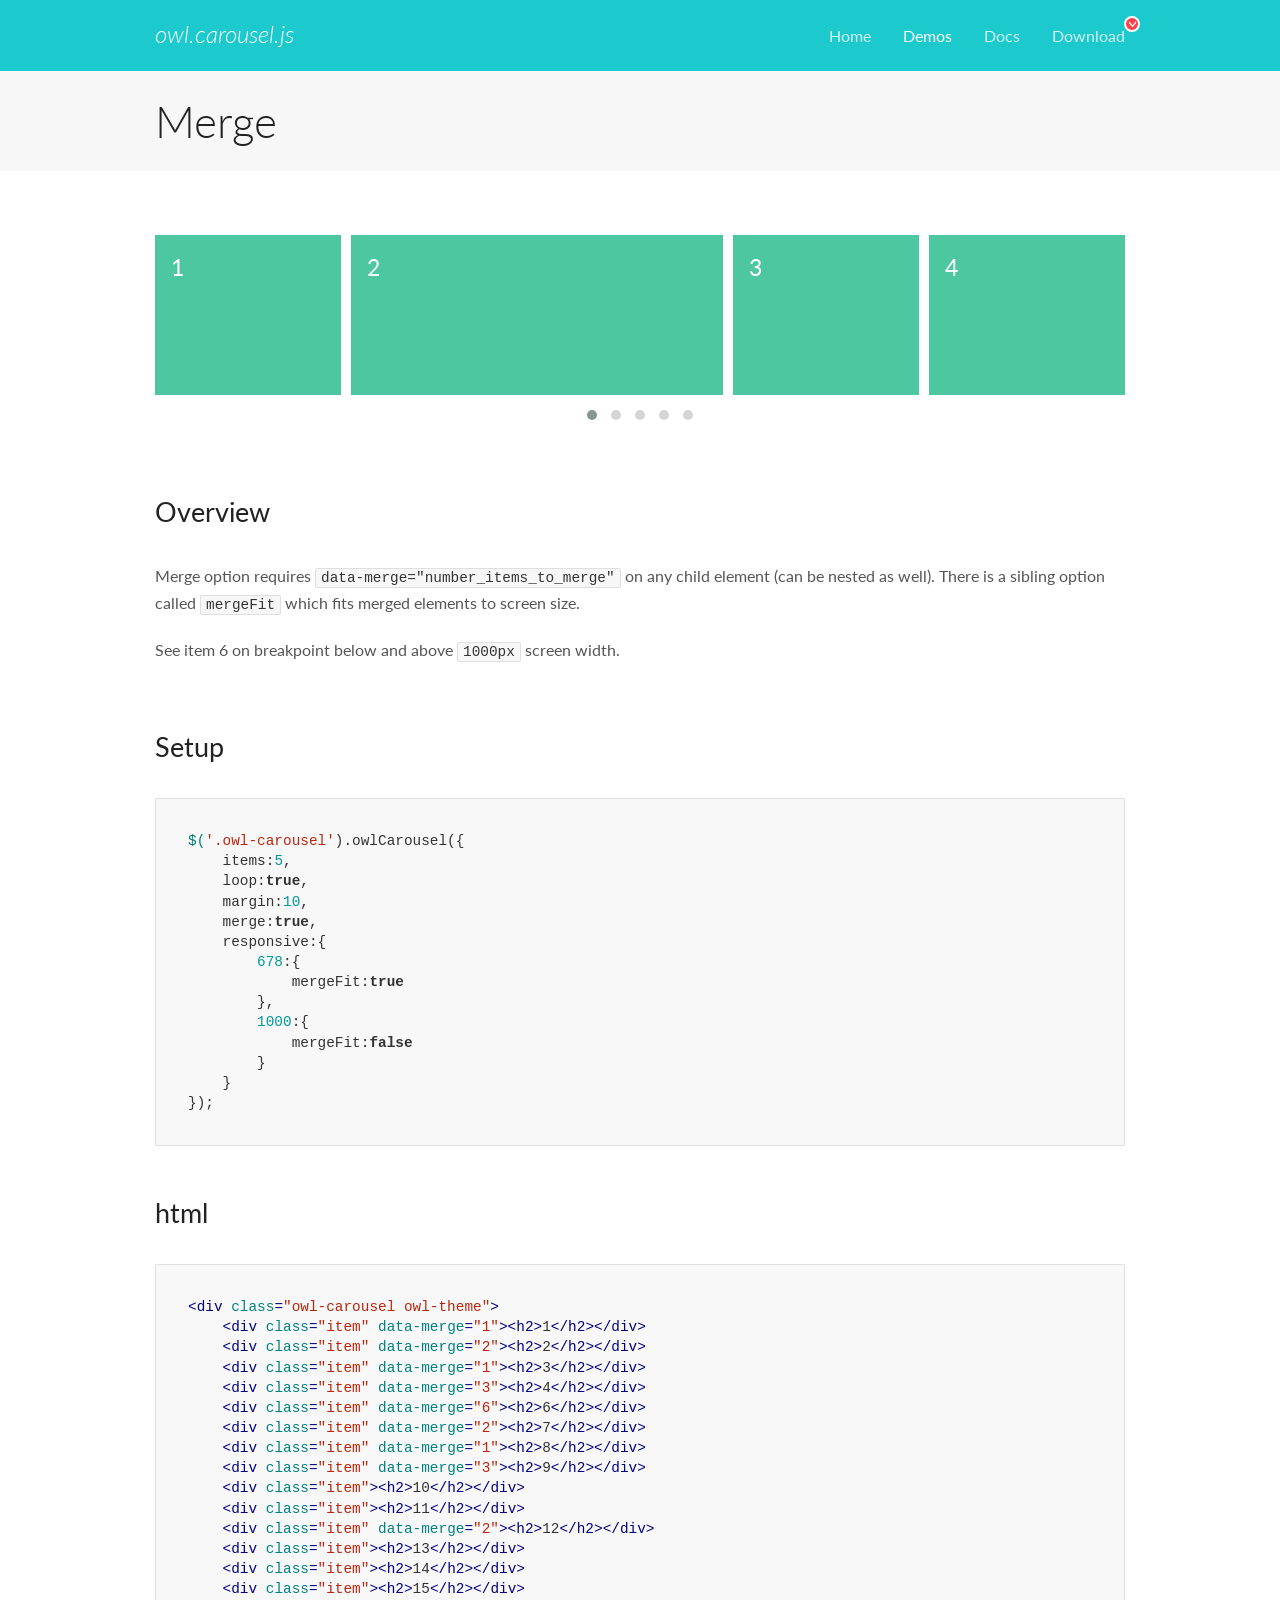
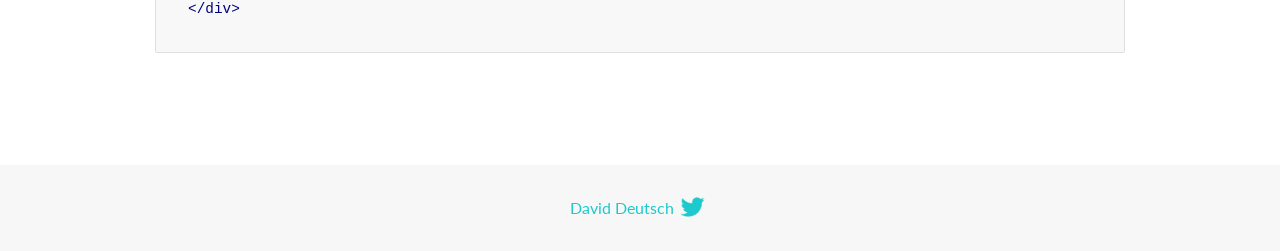
<file: OwlCarousel2-2.3.4/docs/demos/merge.html>
<!DOCTYPE html>
<html lang="en">
  <head>

    <!-- head -->
    <meta charset="utf-8">
    <meta name="msapplication-tap-highlight" content="no" />
    <meta name="viewport" content="width=device-width, initial-scale=1.0" />
    <meta name="description" content="Merge Items">
    <meta name="author" content="David Deutsch">
    <title>
      Merge Demo | Owl Carousel | 2.3.4
    </title>

    <!-- Stylesheets -->
    <link href='https://fonts.googleapis.com/css?family=Lato:300,400,700,400italic,300italic' rel='stylesheet' type='text/css'>
    <link rel="stylesheet" href="../assets/css/docs.theme.min.css">

    <!-- Owl Stylesheets -->
    <link rel="stylesheet" href="../assets/owlcarousel/assets/owl.carousel.min.css">
    <link rel="stylesheet" href="../assets/owlcarousel/assets/owl.theme.default.min.css">

    <!-- HTML5 shim and Respond.js IE8 support of HTML5 elements and media queries -->

    <!--[if lt IE 9]>
      <script src="https://oss.maxcdn.com/libs/html5shiv/3.7.0/html5shiv.js"></script>
      <script src="https://oss.maxcdn.com/libs/respond.js/1.3.0/respond.min.js"></script>
    <![endif]-->

    <!-- Favicons -->
    <link rel="apple-touch-icon-precomposed" sizes="144x144" href="../assets/ico/apple-touch-icon-144-precomposed.png">
    <link rel="shortcut icon" href="../assets/ico/favicon.png">
    <link rel="shortcut icon" href="favicon.ico">

    <!-- Yeah i know js should not be in header. Its required for demos.-->

    <!-- javascript -->
    <script src="../assets/vendors/jquery.min.js"></script>
    <script src="../assets/owlcarousel/owl.carousel.js"></script>
  </head>
  <body>

    <!-- header -->
    <header class="header">
      <div class="row">
        <div class="large-12 columns">
          <div class="brand left">
            <h3>
              <a href="/OwlCarousel2/">owl.carousel.js</a> 
            </h3>
          </div>
          <a id="toggle-nav" class="right">
            <span></span> <span></span> <span></span> 
          </a> 
          <div class="nav-bar">
            <ul class="clearfix">
              <li> <a href="/OwlCarousel2/index.html">Home</a>  </li>
              <li class="active">
                <a href="/OwlCarousel2/demos/demos.html">Demos</a> 
              </li>
              <li> <a href="/OwlCarousel2/docs/started-welcome.html">Docs</a>  </li>
              <li>
                <a href="https://github.com/OwlCarousel2/OwlCarousel2/archive/2.3.4.zip">Download</a> 
                <span class="download"></span> 
              </li>
            </ul>
          </div>
        </div>
      </div>
    </header>

    <!-- title -->
    <section class="title">
      <div class="row">
        <div class="large-12 columns">
          <h1>Merge</h1>
        </div>
      </div>
    </section>

    <!--  Demos -->
    <section id="demos">
      <div class="row">
        <div class="large-12 columns">
          <div class="owl-carousel owl-theme">
            <div class="item" data-merge="1">
              <h4>1</h4>
            </div>
            <div class="item" data-merge="2">
              <h4>2</h4>
            </div>
            <div class="item" data-merge="1">
              <h4>3</h4>
            </div>
            <div class="item" data-merge="3">
              <h4>4</h4>
            </div>
            <div class="item" data-merge="6">
              <h4>6</h4>
            </div>
            <div class="item" data-merge="2">
              <h4>7</h4>
            </div>
            <div class="item" data-merge="1">
              <h4>8</h4>
            </div>
            <div class="item" data-merge="3">
              <h4>9</h4>
            </div>
            <div class="item">
              <h4>10</h4>
            </div>
            <div class="item">
              <h4>11</h4>
            </div>
            <div class="item" data-merge="2">
              <h4>12</h4>
            </div>
            <div class="item">
              <h4>13</h4>
            </div>
            <div class="item">
              <h4>14</h4>
            </div>
            <div class="item">
              <h4>15</h4>
            </div>
          </div>
          <h3 id="overview">Overview</h3>
          <p>Merge option requires <code>data-merge=&quot;number_items_to_merge&quot;</code> on any child element (can be nested as well). There is a sibling option called <code>mergeFit</code> which fits merged elements to screen size. </p>
          <p>See item 6 on breakpoint below and above <code>1000px</code> screen width.</p>
          <h3 id="setup">Setup</h3>
          <pre><code>$(&#39;.owl-carousel&#39;).owlCarousel({
    items:5,
    loop:true,
    margin:10,
    merge:true,
    responsive:{
        678:{
            mergeFit:true
        },
        1000:{
            mergeFit:false
        }
    }
});</code></pre>
          <h3 id="html">html</h3>
          <pre><code>&lt;div class=&quot;owl-carousel owl-theme&quot;&gt;
    &lt;div class=&quot;item&quot; data-merge=&quot;1&quot;&gt;&lt;h2&gt;1&lt;/h2&gt;&lt;/div&gt;
    &lt;div class=&quot;item&quot; data-merge=&quot;2&quot;&gt;&lt;h2&gt;2&lt;/h2&gt;&lt;/div&gt;
    &lt;div class=&quot;item&quot; data-merge=&quot;1&quot;&gt;&lt;h2&gt;3&lt;/h2&gt;&lt;/div&gt;
    &lt;div class=&quot;item&quot; data-merge=&quot;3&quot;&gt;&lt;h2&gt;4&lt;/h2&gt;&lt;/div&gt;
    &lt;div class=&quot;item&quot; data-merge=&quot;6&quot;&gt;&lt;h2&gt;6&lt;/h2&gt;&lt;/div&gt;
    &lt;div class=&quot;item&quot; data-merge=&quot;2&quot;&gt;&lt;h2&gt;7&lt;/h2&gt;&lt;/div&gt;
    &lt;div class=&quot;item&quot; data-merge=&quot;1&quot;&gt;&lt;h2&gt;8&lt;/h2&gt;&lt;/div&gt;
    &lt;div class=&quot;item&quot; data-merge=&quot;3&quot;&gt;&lt;h2&gt;9&lt;/h2&gt;&lt;/div&gt;
    &lt;div class=&quot;item&quot;&gt;&lt;h2&gt;10&lt;/h2&gt;&lt;/div&gt;
    &lt;div class=&quot;item&quot;&gt;&lt;h2&gt;11&lt;/h2&gt;&lt;/div&gt;
    &lt;div class=&quot;item&quot; data-merge=&quot;2&quot;&gt;&lt;h2&gt;12&lt;/h2&gt;&lt;/div&gt;
    &lt;div class=&quot;item&quot;&gt;&lt;h2&gt;13&lt;/h2&gt;&lt;/div&gt;
    &lt;div class=&quot;item&quot;&gt;&lt;h2&gt;14&lt;/h2&gt;&lt;/div&gt;
    &lt;div class=&quot;item&quot;&gt;&lt;h2&gt;15&lt;/h2&gt;&lt;/div&gt;
&lt;/div&gt;</code></pre>
          <script>
            $(document).ready(function() {
              $('.owl-carousel').owlCarousel({
                items: 5,
                loop: true,
                margin: 10,
                merge: true,
                responsive: {
                  678: {
                    mergeFit: true
                  },
                  1000: {
                    mergeFit: false
                  }
                }
              });
            })
          </script>
        </div>
      </div>
    </section>

    <!-- footer -->
    <footer class="footer">
      <div class="row">
        <div class="large-12 columns">
          <h5>
            <a href="/OwlCarousel2/docs/support-contact.html">David Deutsch</a> 
            <a id="custom-tweet-button" href="https://twitter.com/share?url=https://github.com/OwlCarousel2/OwlCarousel2&text=Owl Carousel - This is so awesome! " target="_blank"></a> 
          </h5>
        </div>
      </div>
    </footer>

    <!-- vendors -->
    <script src="../assets/vendors/highlight.js"></script>
    <script src="../assets/js/app.js"></script>
  </body>
</html>
</file>
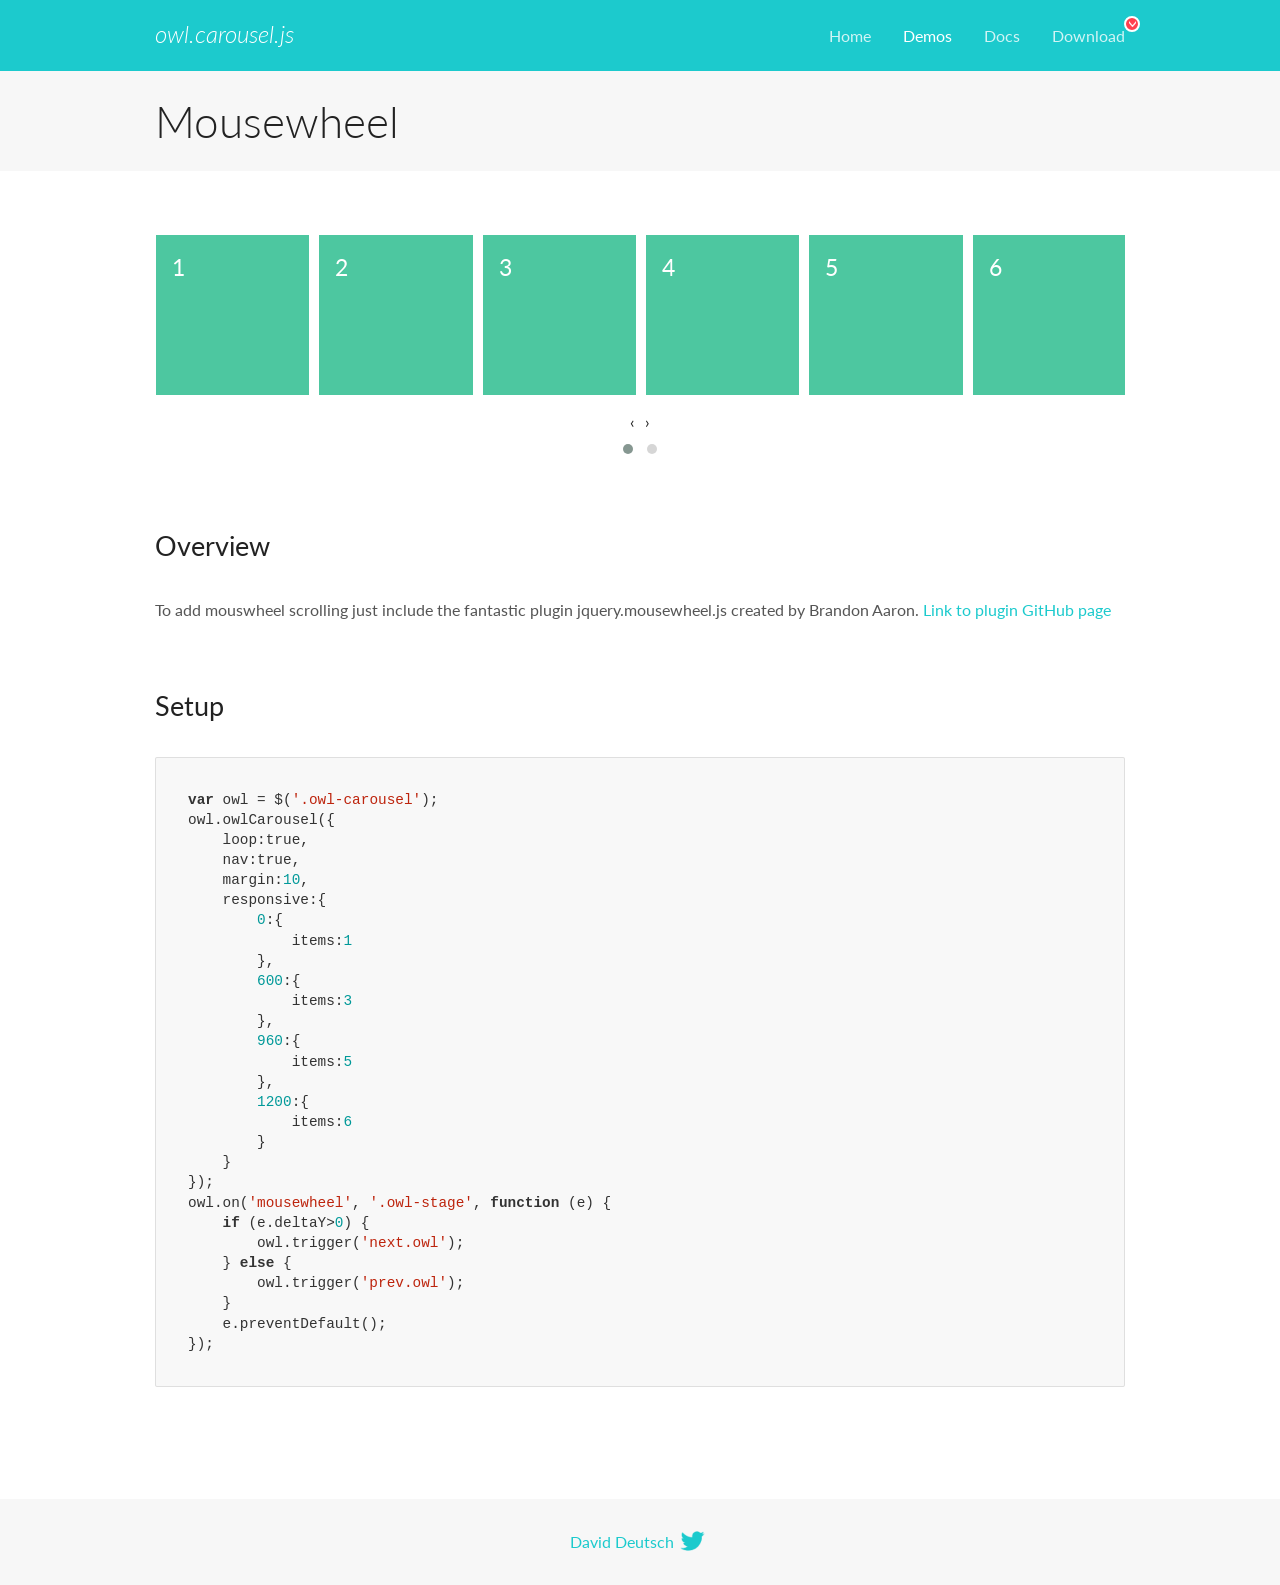
<file: OwlCarousel2-2.3.4/docs/demos/mousewheel.html>
<!DOCTYPE html>
<html lang="en">
  <head>

    <!-- head -->
    <meta charset="utf-8">
    <meta name="msapplication-tap-highlight" content="no" />
    <meta name="viewport" content="width=device-width, initial-scale=1.0" />
    <meta name="description" content="Mousewheel usage demo">
    <meta name="author" content="David Deutsch">
    <title>
      Mousewheel Demo | Owl Carousel | 2.3.4
    </title>

    <!-- Stylesheets -->
    <link href='https://fonts.googleapis.com/css?family=Lato:300,400,700,400italic,300italic' rel='stylesheet' type='text/css'>
    <link rel="stylesheet" href="../assets/css/docs.theme.min.css">

    <!-- Owl Stylesheets -->
    <link rel="stylesheet" href="../assets/owlcarousel/assets/owl.carousel.min.css">
    <link rel="stylesheet" href="../assets/owlcarousel/assets/owl.theme.default.min.css">

    <!-- HTML5 shim and Respond.js IE8 support of HTML5 elements and media queries -->

    <!--[if lt IE 9]>
      <script src="https://oss.maxcdn.com/libs/html5shiv/3.7.0/html5shiv.js"></script>
      <script src="https://oss.maxcdn.com/libs/respond.js/1.3.0/respond.min.js"></script>
    <![endif]-->

    <!-- Favicons -->
    <link rel="apple-touch-icon-precomposed" sizes="144x144" href="../assets/ico/apple-touch-icon-144-precomposed.png">
    <link rel="shortcut icon" href="../assets/ico/favicon.png">
    <link rel="shortcut icon" href="favicon.ico">

    <!-- Yeah i know js should not be in header. Its required for demos.-->

    <!-- javascript -->
    <script src="../assets/vendors/jquery.min.js"></script>
    <script src="../assets/owlcarousel/owl.carousel.js"></script>
  </head>
  <body>

    <!-- header -->
    <header class="header">
      <div class="row">
        <div class="large-12 columns">
          <div class="brand left">
            <h3>
              <a href="/OwlCarousel2/">owl.carousel.js</a> 
            </h3>
          </div>
          <a id="toggle-nav" class="right">
            <span></span> <span></span> <span></span> 
          </a> 
          <div class="nav-bar">
            <ul class="clearfix">
              <li> <a href="/OwlCarousel2/index.html">Home</a>  </li>
              <li class="active">
                <a href="/OwlCarousel2/demos/demos.html">Demos</a> 
              </li>
              <li> <a href="/OwlCarousel2/docs/started-welcome.html">Docs</a>  </li>
              <li>
                <a href="https://github.com/OwlCarousel2/OwlCarousel2/archive/2.3.4.zip">Download</a> 
                <span class="download"></span> 
              </li>
            </ul>
          </div>
        </div>
      </div>
    </header>

    <!-- title -->
    <section class="title">
      <div class="row">
        <div class="large-12 columns">
          <h1>Mousewheel</h1>
        </div>
      </div>
    </section>

    <!--  Demos -->
    <section id="demos">
      <div class="row">
        <div class="large-12 columns">
          <div class="owl-carousel owl-theme">
            <div class="item">
              <h4>1</h4>
            </div>
            <div class="item">
              <h4>2</h4>
            </div>
            <div class="item">
              <h4>3</h4>
            </div>
            <div class="item">
              <h4>4</h4>
            </div>
            <div class="item">
              <h4>5</h4>
            </div>
            <div class="item">
              <h4>6</h4>
            </div>
            <div class="item">
              <h4>7</h4>
            </div>
            <div class="item">
              <h4>8</h4>
            </div>
            <div class="item">
              <h4>9</h4>
            </div>
            <div class="item">
              <h4>10</h4>
            </div>
            <div class="item">
              <h4>11</h4>
            </div>
            <div class="item">
              <h4>12</h4>
            </div>
          </div>
          <h3 id="overview">Overview</h3>
          <p>To add mouswheel scrolling just include the fantastic plugin jquery.mousewheel.js created by Brandon Aaron.
            <a href="https://github.com/brandonaaron/jquery-mousewheel">Link to plugin GitHub page</a> 
          </p>
          <h3 id="setup">Setup</h3>
          <pre><code>var owl = $(&#39;.owl-carousel&#39;);
owl.owlCarousel({
    loop:true,
    nav:true,
    margin:10,
    responsive:{
        0:{
            items:1
        },
        600:{
            items:3
        },            
        960:{
            items:5
        },
        1200:{
            items:6
        }
    }
});
owl.on(&#39;mousewheel&#39;, &#39;.owl-stage&#39;, function (e) {
    if (e.deltaY&gt;0) {
        owl.trigger(&#39;next.owl&#39;);
    } else {
        owl.trigger(&#39;prev.owl&#39;);
    }
    e.preventDefault();
});</code></pre>
          <script src="../assets/vendors/jquery.mousewheel.min.js"></script>
          <script>
            $(document).ready(function() {
              var owl = $('.owl-carousel');
              owl.owlCarousel({
                loop: true,
                nav: true,
                margin: 10,
                responsive: {
                  0: {
                    items: 1
                  },
                  600: {
                    items: 3
                  },
                  960: {
                    items: 5
                  },
                  1200: {
                    items: 6
                  }
                }
              });
              owl.on('mousewheel', '.owl-stage', function(e) {
                if (e.deltaY > 0) {
                  owl.trigger('next.owl');
                } else {
                  owl.trigger('prev.owl');
                }
                e.preventDefault();
              });
            })
          </script>
        </div>
      </div>
    </section>

    <!-- footer -->
    <footer class="footer">
      <div class="row">
        <div class="large-12 columns">
          <h5>
            <a href="/OwlCarousel2/docs/support-contact.html">David Deutsch</a> 
            <a id="custom-tweet-button" href="https://twitter.com/share?url=https://github.com/OwlCarousel2/OwlCarousel2&text=Owl Carousel - This is so awesome! " target="_blank"></a> 
          </h5>
        </div>
      </div>
    </footer>

    <!-- vendors -->
    <script src="../assets/vendors/highlight.js"></script>
    <script src="../assets/js/app.js"></script>
  </body>
</html>
</file>
<file: style.css>
body{
  font-family: 'Open Sans', sans-serif;
  
  transition: background-color 1s ease;
  
}
.psection{
  margin-bottom: 52px;
}

.color-white{
  background-color: white;
  color: #1A1A1A;
}
.color-white .bf1{
  color: #1A1A1A;
}
.color-white .bf2{
  color: #1A1A1A;
}
.color-white i{
  color: black;
}

.color-black{
  background-color: rgb(26, 26, 26);
}
/* .color-black .bf1{
  color: #fff;
} */
.panel1 {
  /* min height incase content is higher than window height */
  
  
  font-family: 'Open Sans', sans-serif; 
  /* outline: 10px solid hotpink; */
  /* turn above on to see the edge of panels */
  transition: background-color 1s ease;
}

.f1{
    font-family: 'Open Sans', sans-serif;
    font-family: 'Space Grotesk', sans-serif;
    font-weight: 700;
    font-size: 90px;
    line-height: 122.5px;
}
/* .image-height{
    height: 533px;
} */

/* @media screen and (max-width: 992px) {
    .image-height{width: 643px;}
    .s2p{font-size: 20px;}

  } */
.imgHeight1{
  height:400px ;
}
  .color-text-green{
    color: rgba(46, 182, 115, 1)
    
  }
  .color-text-black{
    color:  linear-gradient(0deg, #1A1A1A, #1A1A1A);
  }
  .s2p{
    font-family: 'Open Sans', sans-serif;
    font-family: 'Space Grotesk', sans-serif; 
    font-weight: 500;
    font-size: 64px;
    line-height: 110px;
  }
  .s2{
    width: 79%;
    margin: 0 auto;
  }
.s5-text{
   
    color: #ffff;
    font-family: 'Space Grotesk';
    font-style: normal;
    font-weight: 300;
    font-size: 56px;
    line-height: 71px;
    
}
.s3{
  font-family: 'Space Grotesk';
  font-style: normal;
  font-weight: 700;
  font-size: 128px;
  line-height: 163px;
  letter-spacing: -0.02em;
  color: #FFFFFF;
}
.s4{
  font-family: 'Space Grotesk';
  font-style: normal;
  font-weight: 700;
  font-size: 42px;
  line-height: 54px;
  letter-spacing: -0.02em;
  text-transform: uppercase;
  color: #FFFFFF;
}
.box{
  width: 300px;
  height: 260px;
  background-color: #FFFFFF;
  border-radius: 10px;
}
.blog{
  font-family: 'Space Grotesk';
  font-style: normal;
  font-weight: 700;
  font-size: 128px;
  line-height: 163px;
  letter-spacing: -0.02em;
  text-transform: uppercase;
  color: #1A1A1A;
}
.tag1{
  background: rgba(40, 216, 129, 0.15);
  border-radius: 17px;
  box-sizing: border-box;
}
.b1{
  font-family: 'Space Grotesk';
  font-style: normal;
  font-weight: 500;
  font-size: 16px;
  line-height: 20px;
  letter-spacing: -0.02em;
  color: #ED009C;
  opacity: 0.5;
  width: 108px;
}
.ch{
  font-family: 'Space Grotesk';
  font-style: normal;
  font-weight: 700;
  font-size: 24px;
  line-height: 48px;
  /* or 150% */

  letter-spacing: -0.02em;
  text-transform: uppercase;

  color: #1A1A1A;
}
.bf1{
  font-weight: 400;
  font-size: 56px;
  line-height: 71px;
  color: #FFFFFF;
  width: 66%;
}
.bf2{
  font-weight: 500;
  font-size: 18px;
  line-height: 36px;
  /* or 150% */
  
  letter-spacing: -0.02em;
  
  color: #FFFFFF;
  
  opacity: 0.4;
  
}
.down {
  transform: rotate(45deg);
  -webkit-transform: rotate(45deg);
  
}
.arrow {
  border: solid black;
  border-width: 0 3px 3px 0;
  display: inline-block;
  padding: 3px;
  color: whitesmoke;
}
.j1{
  font-weight: 700;
  font-size: 42px;
  line-height: 64px;
  /* or 152% */

letter-spacing: -0.02em;
}
.j2{
  font-family: 'Space Grotesk';
  font-style: normal;
  font-weight: 500;
  font-size: 24px;
  line-height: 31px;
  /* identical to box height */
  
  letter-spacing: -0.02em;
  
  color: #1A1A1A;
  
}
.j3{
  font-weight: 500;
  font-size: 24px;
  line-height: 31px;
  /* identical to box height */

  letter-spacing: -0.02em;

  color: #1A1A1A;

  opacity: 0.5;
}
.btn-css{
    width: fit-content;
    height: 47px;
    background: linear-gradient(86.05deg, rgb(46, 182, 115) 1.78%, rgb(19, 185, 162) 105.44%);
    color: #ffff;
    /* padding: 18px 31px; */
    /* gap: 26px; */
    font-weight: 500;
    font-size: 16px;
    line-height: 20px;
    letter-spacing: -0.02em;
    padding: 0px 25px;
    border-radius: 30px;
    
 
}
.btn1{
   
    
    
    
   
    
  top: 527px;
  left: 40%;
}
.btn2{
  left: 40%;
}
.cf1{
  font-weight: 300;
    font-size: 15px;
    line-height: 23px;
    letter-spacing: -0.02em;
}
.cd{
  font-style: normal;
  font-weight: 500;
  font-size: 16px;
  line-height: 31px;
  letter-spacing: -0.02em;
  
  color: #1A1A1A;

  opacity: 0.5;
}
.btn-css2{
  width:fit-content;
  height: 33px;
  /* padding: 18px 31px; */
  /* gap: 26px; */
  font-weight: 500;
  font-size: 16px;
  line-height: 20px;
  letter-spacing: -0.02em;
  padding: 0px 25px;
  opacity: 0.5;
  border-radius: 17px;
}
.pink{
  color: #ED009C;
  background: rgba(255, 66, 191, 0.15);
  
}
.purple{
  background: rgba(100, 97, 255, 0.15);
  color:#0500ED ;
  
}
.green{
  background: rgba(40, 216, 129, 0.15);
  color: #06A430;
  
}
.btn-tag1{
  color: #0500ED;
  width: 200px;
  height: 33px;
}
.btn-tag2{
  color: #06A430;
  background: rgba(40, 216, 129, 0.15);
   border-radius: 17px;
  opacity: 0.5;
}
.search1 input:focus-visible{
    outline: grey auto 2px ;
}
.search1{
  width: 88%;
}
.search2{
  width: 100%;
  background: #FFFFFF;

  border-radius: 30px;
    overflow: hidden;
    display: flex;
    -webkit-box-align: stretch;
    align-items: stretch;
    padding: 6px 8px;
}
.cbtnp{
  top: 830px;
  left: 45%;
}
.jbtnp{
  top: 835px;
  left: 14px;
}    
.lwtbtnp{
  top: 100%;
    left: 143px;
}
.nf{
  font-weight: 500;
  font-size: 18px;
  line-height: 23px;
  /* identical to box height */

  letter-spacing: -0.02em;

}
.mbtnp{
  top: 46px;
  left: 45%;
}
/* .bimage1:hover {
  transform: scale(1.5); /* (150% zoom - Note: if the zoom is too large, it will go outside of the viewport) */
 */
.arrow-btn{
  max-width: 50px;
    width: 50%;
    background: linear-gradient(86.05deg, rgb(46, 182, 115) 1.78%, rgb(19, 185, 162) 105.44%);
    padding: 1rem;
    border-radius: 50%;
    display: flex;
    -webkit-box-pack: center;
    justify-content: center;
    -webkit-box-align: center;
    align-items: center;
}
.rtag{
  top: -792px;
  left: 1063px;
}
.bimage1{
  background-image: url(bimage1.svg);
  height:100%;
  color: white;
  border-radius: 30px;
  transition: all 0.3s ease-in-out 0s;
  background-size: cover;
  background-position-y:80% ;
}
.bimage2{
  background-image: url(bimage2.svg);
  height:100%;
  color: white;
  border-radius: 30px;
  transition: all 0.3s ease-in-out 0s;
  background-size: cover;
  background-position-y: 39%;
}
.bimage3{
    background-size: 103%;
    background-position-x: 171%;
    background-position-x: 54%;
    background-position-y: 33%;
}
.bimage4{
  background-image: url(bimage.svg);
  height:100%;
  color: white;
  border-radius: 30px;
  transition: all 0.3s ease-in-out 0s;
  background-size: cover;
  background-position-y: 100%;
}
.bimage5{
  background-image: url(bimage4.svg);
  height:100%;
  color: white;
  border-radius: 30px;
  transition: all 0.3s ease-in-out 0s;
  background-size: cover;
    /* background-position-x: 1006%; */
    background-position-y: 64%;
}
.GIT{
  top: 12px;
  right: 11px;
}
.m1{
  background-color: #EBFF00; border: 2px solid;transform: rotate(-4deg);
      width: 105%;
      margin-left: -62px;
}
.m2{
  background-color: #EBFF00; transform: rotate(4deg);border: 2px solid;
       margin-top: -127px;
       width: 105%;
       margin-left: -62px;
}
.frame {
  height: 200px;
  width: auto;
  overflow: hidden;
}
.zoomin img {
  height: 400px;
  width: auto;
  -webkit-transition: all 2s ease;
  -moz-transition: all 2s ease;
  -ms-transition: all 2s ease;
  transition: all 2s ease;
}
.zoomin img:hover {
  width: auto;
  height:500px;
}
.rotate {
  width: 100px;
  animation: rotation 5s infinite linear;
}
@keyframes rotation {
  from {
    transform: rotate(0deg);
  }
  to {
    transform: rotate(359deg);
  }
}
/* ,.bimage2 ,.bimage3 ,.bimage4,.bimage5 */
.ios_app_banner{
  background-image: url(bimageIOS.svg);
  height:100%;
  border-radius: 30px;
  transition: all 0.3s ease-in-out 0s;

}
.ios_app_banner:hover{
  background-size: 110% ;
  transition: all 0.3s ease-in-out 0s;
}
.bimage1:hover{
  background-size: 110%;
  transition: all 0.3s ease-in-out 0s;
}
.bimage2:hover{
  background-size: 110%;
  transition: all 0.3s ease-in-out 0s;
}
.bimage4:hover{
  background-size: 110%;
  transition: all 0.3s ease-in-out 0s;
}
.bimage5:hover{
  background-size: 110%;
  transition: all 0.3s ease-in-out 0s;
}
.btn-css:hover{
  transform: scale(1.1);
  filter: brightness(110%);
}
.gdot{
  display: inline-block;
    height: 0.6em;
    width: 0.6em;
    border-radius: 20px;
    background-color: yellow;
}
@keyframes zoom_in {
  0% {
    background-size: 100%;
  }
  100% {
    background-size: 110% ;
  }
}
.clients{
  padding-top: 160px;
  padding-left: 137px;
}
.hn{
  justify-content: left !important;
  align-items: left !important;
}


      @media screen and (max-width: 992px) 
    {
        .cbtnp{
          top: 1910px;
          left: 130px;
        }
       .jbtnp{
        top: 1236px;
        left: 130px;
       }
       .f1{
        font-weight: 600;
        font-size: clamp(2.8rem, 1vw, 6rem);
        line-height: 54px;
       }
       .s2{
        width: 100%;
       }
       .s2p{
        font-size: 30px;
        line-height: 54px;
        word-spacing: -1.7px;
       }
       .lwtntnp{
        left: 32px;
       }
       .blog{
        font-size: 42px;
        line-height: 71px;
       }
       .lwtbtnp{
        left: 39px;
       }
       .mbtnp{
        top: 46px;
        left: 35%;
       }
       .bf1{
        width: 100%;
        font-size: 1.8rem;
       }
       .bimage1{
        background-image: url(bimage1.svg);
          background-size: 219%;
          background-position-x: 94%;
          background-position-y: 1743%;;
      }
      .bimage2{
        background-image: url(bimage2.svg);
        height: 100%;
        border-radius: 30px;
        background-position: -217%;
        background-size: cover;
      }
      .bimage3{
        background-size: 112%;
        background-position-y: -7%;
        background-position-x: -15%;
      }
      .bimage4{
        background-size: 231%;
        background-position-x: 100%;
        background-position-y: 1100%;
      }
      .bimage5{
       background-size: 228%;
       /* background-position-x: 1006%; */
        background-position-y: -11%;
        background-position-x: 59%;
       }
       .m1{
        transform: rotate(-6deg);
        margin-left: -10px;
       }
       .m2{
        border: 2px solid;
        margin-top: -70px;
        margin-left: -16px;
       }
       .box{
        width: 206px;
        height: 313px;
       }
       .GIT{
        top: -37px;
        right: 26px;
       }
       .rtag{
        top: -823px;
        left: 216px;
       }
       .clients{
        padding-top: 0px;
        padding-left: 0px;
       }
       .s3{
        font-size: 83px;
        line-height: 88px;
      }
      .s4{
        line-height: 42px;
        font-size: 30px;
      }
      .j1{
        font-size: 35px;
       line-height: 40px;
      }
      .abj{
        justify-content: center;
      }
      .j2 ,.j3{
        font-size: 19px;
      }
    }
</file>
